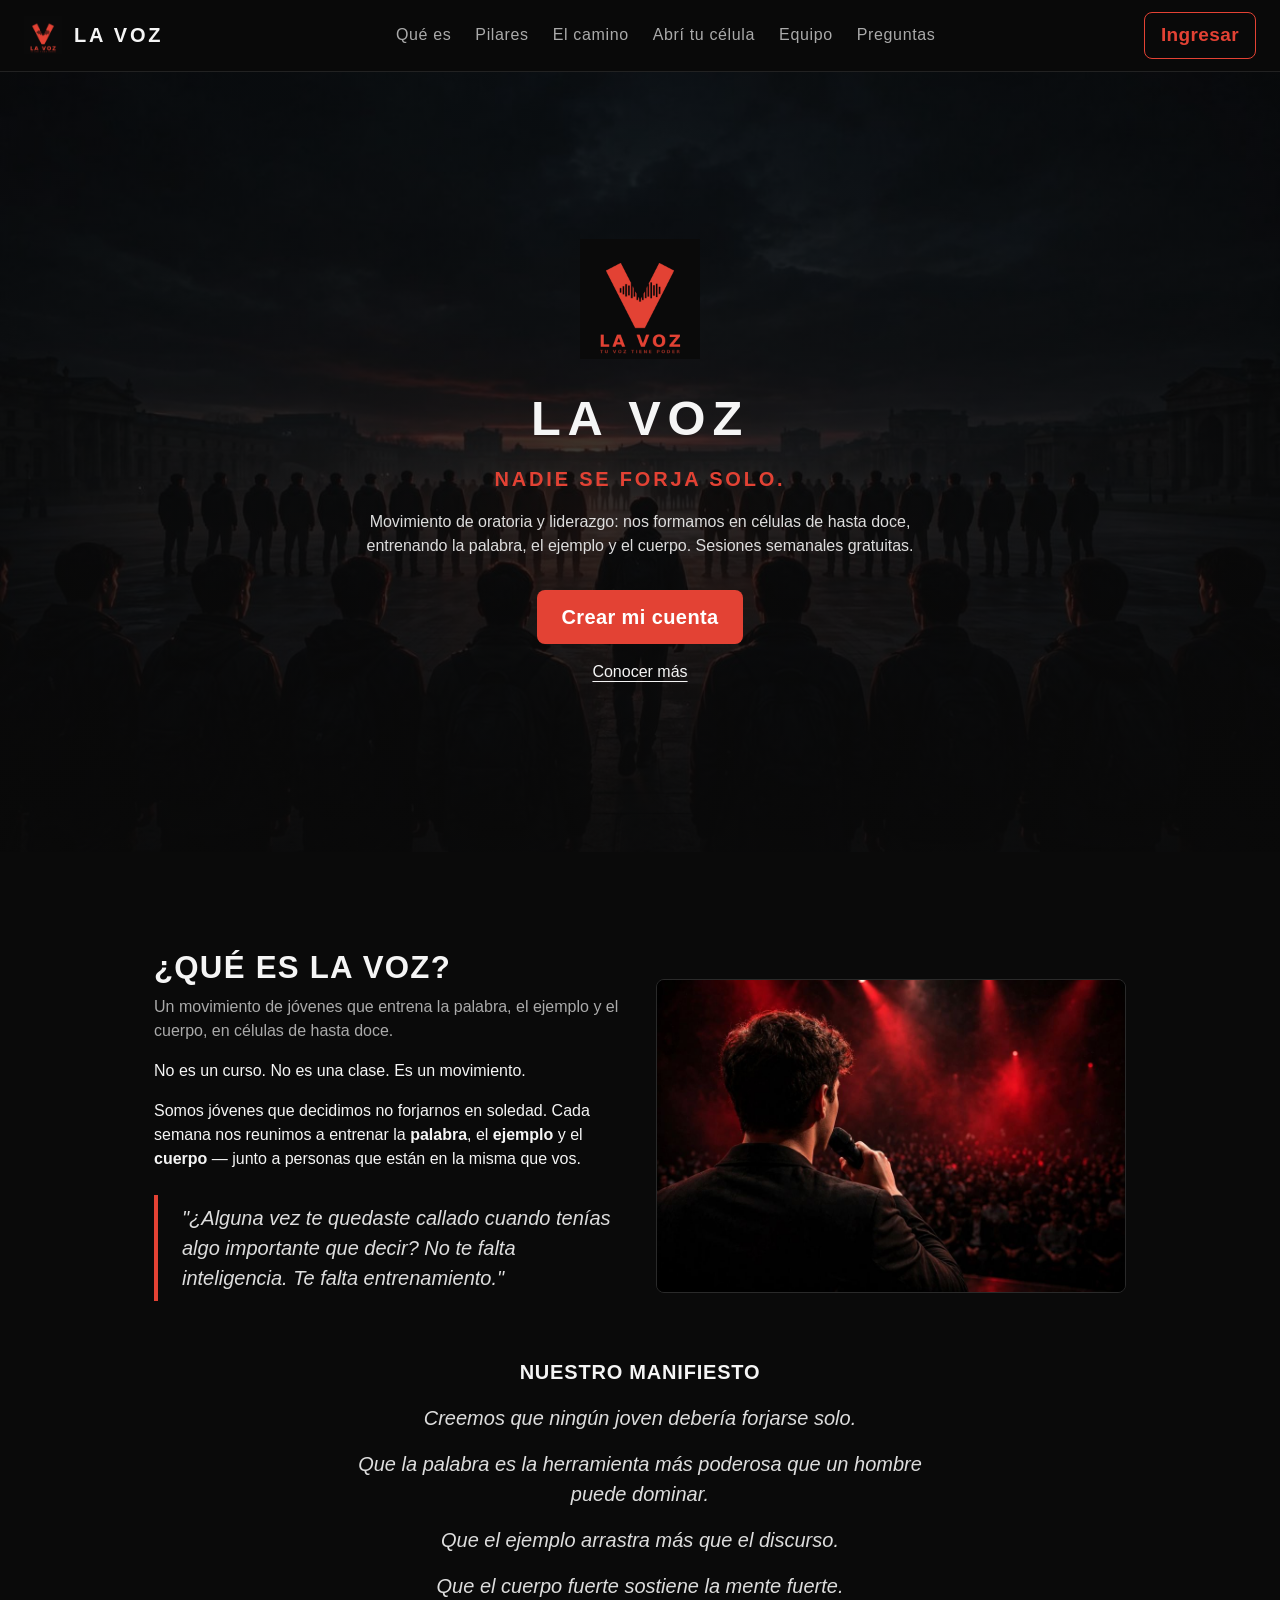
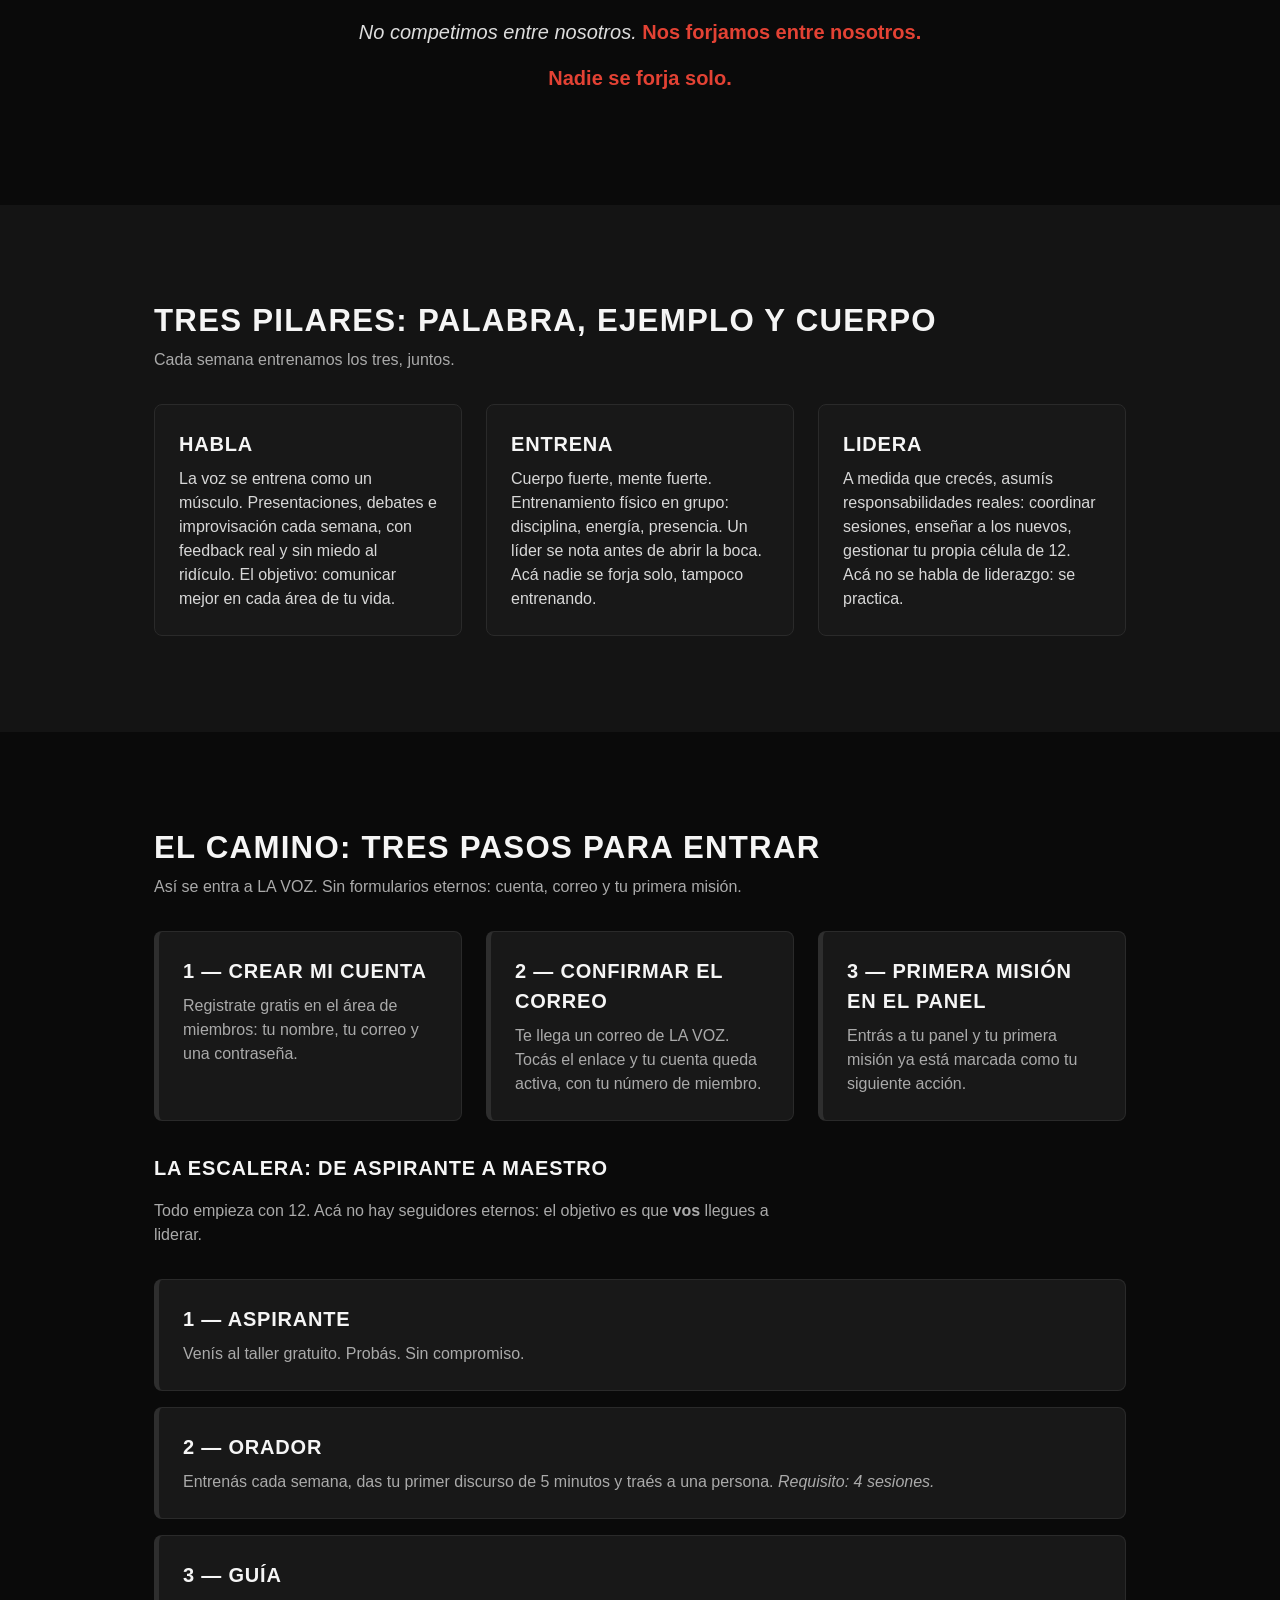
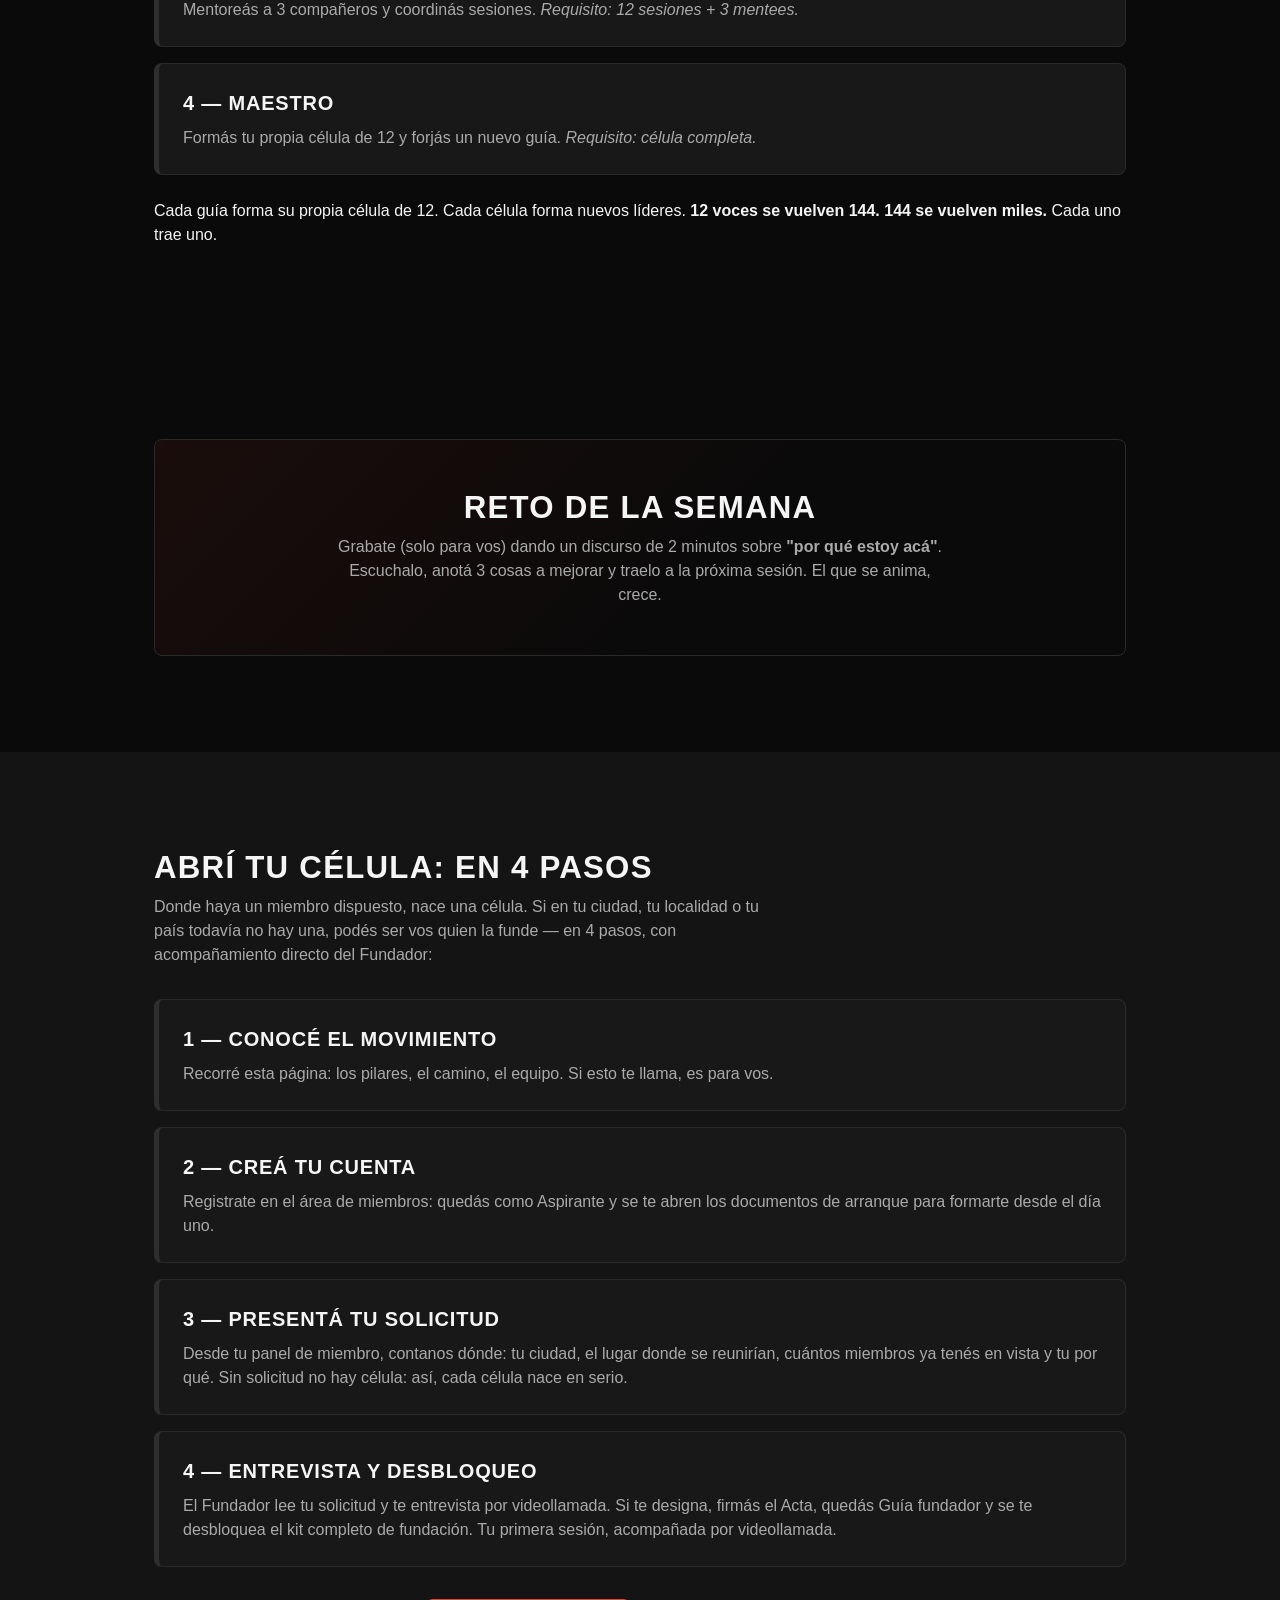
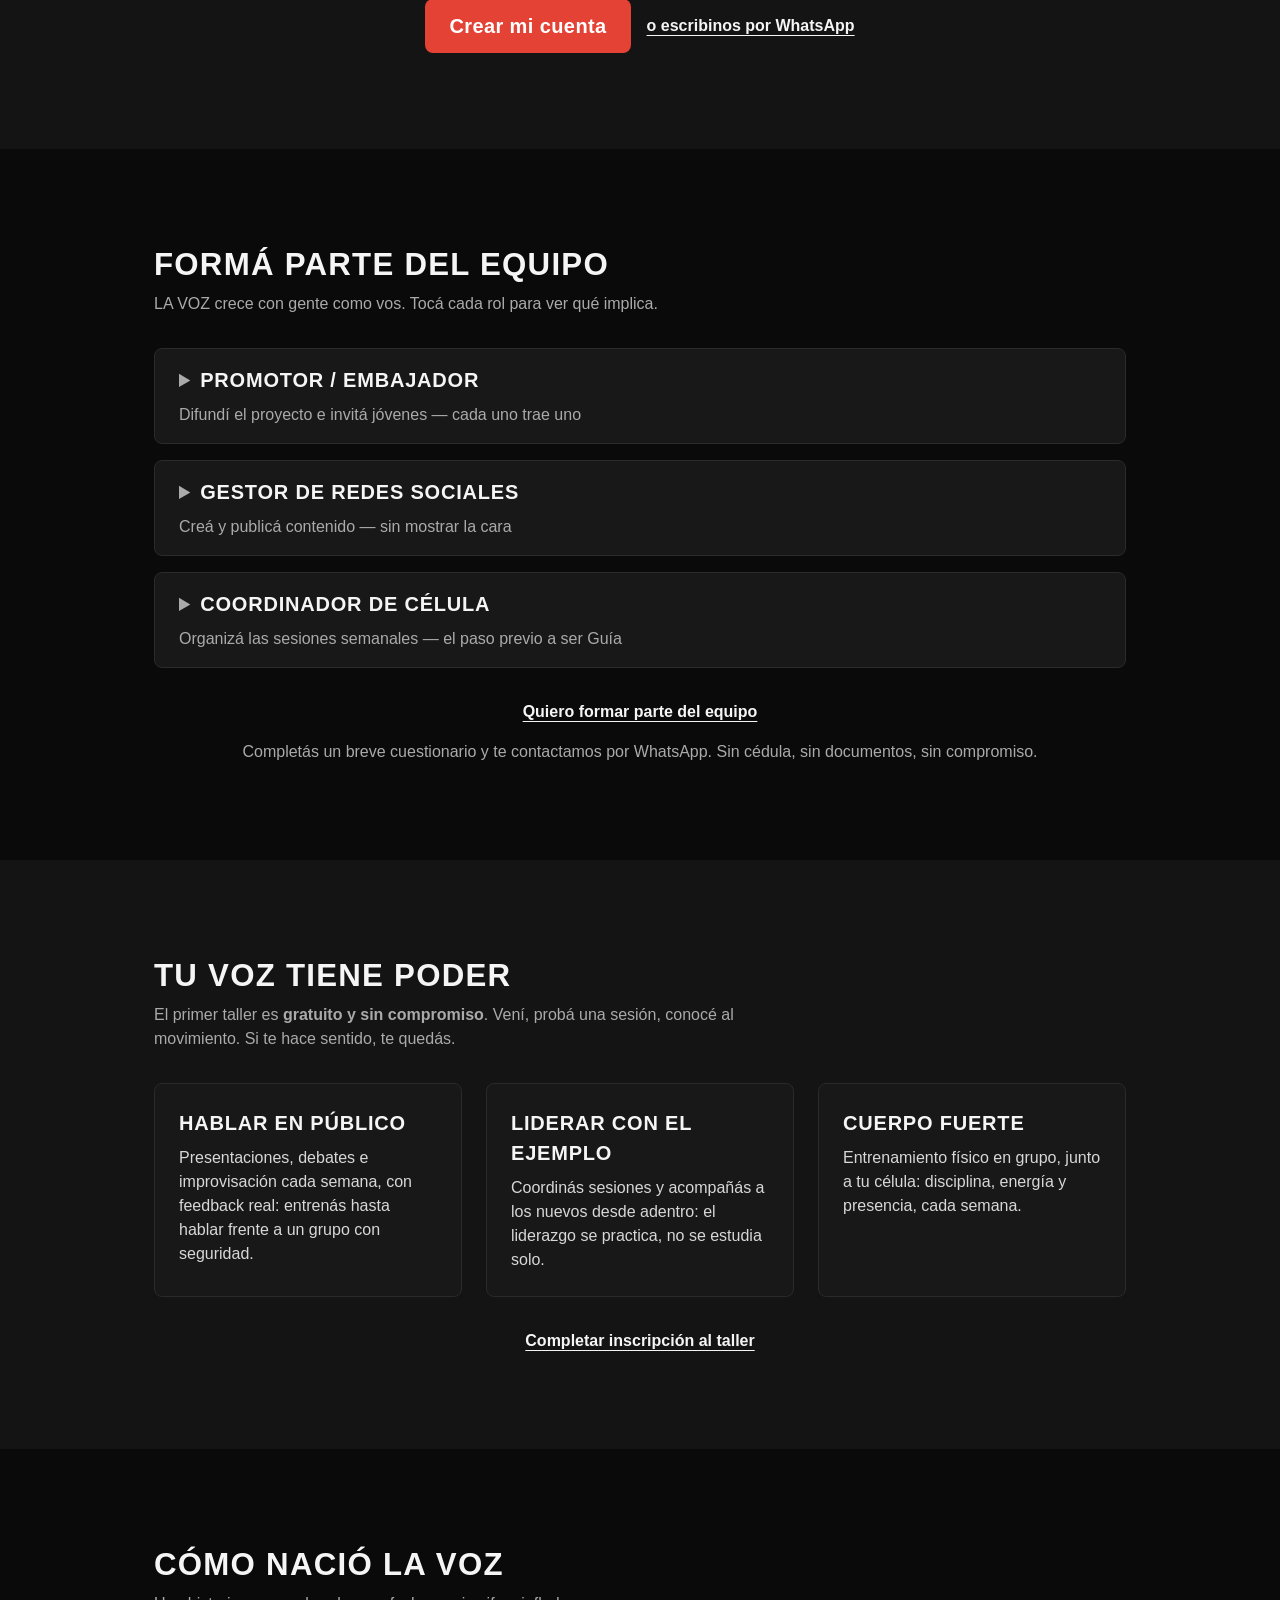
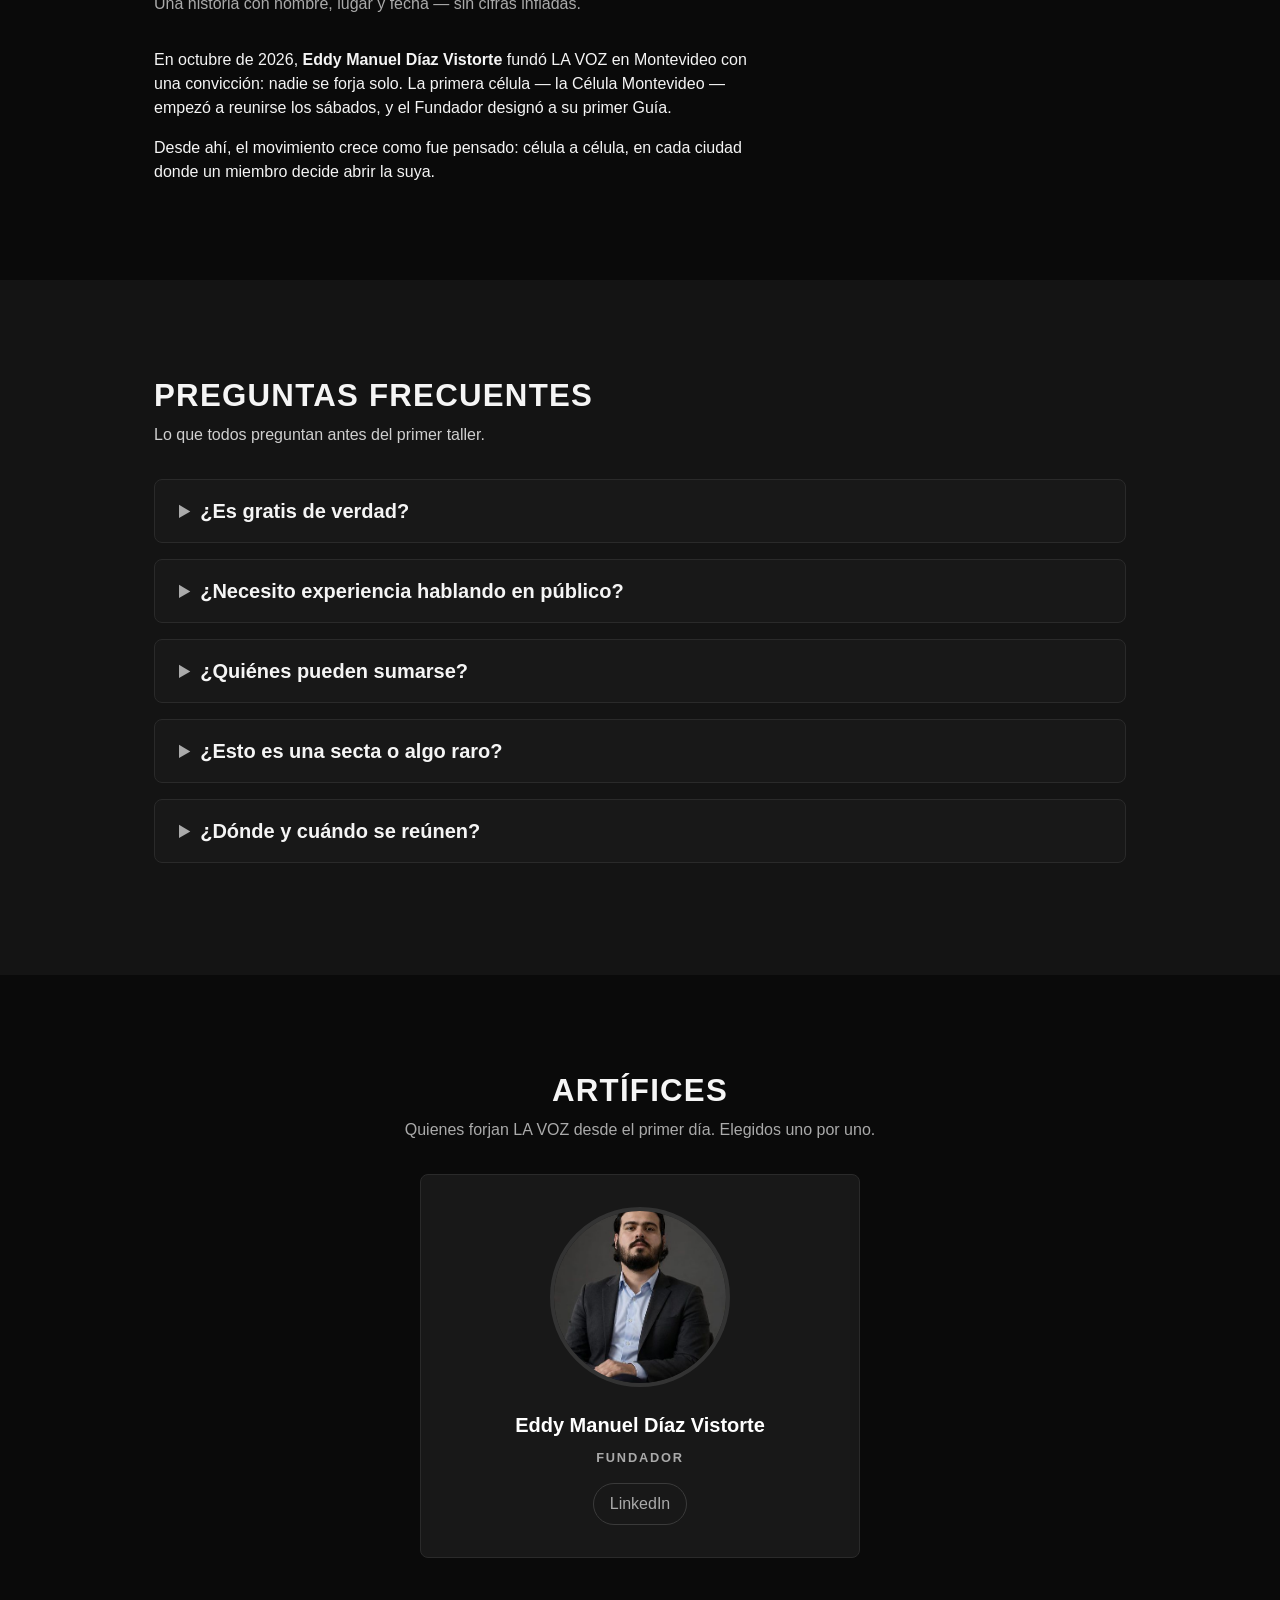
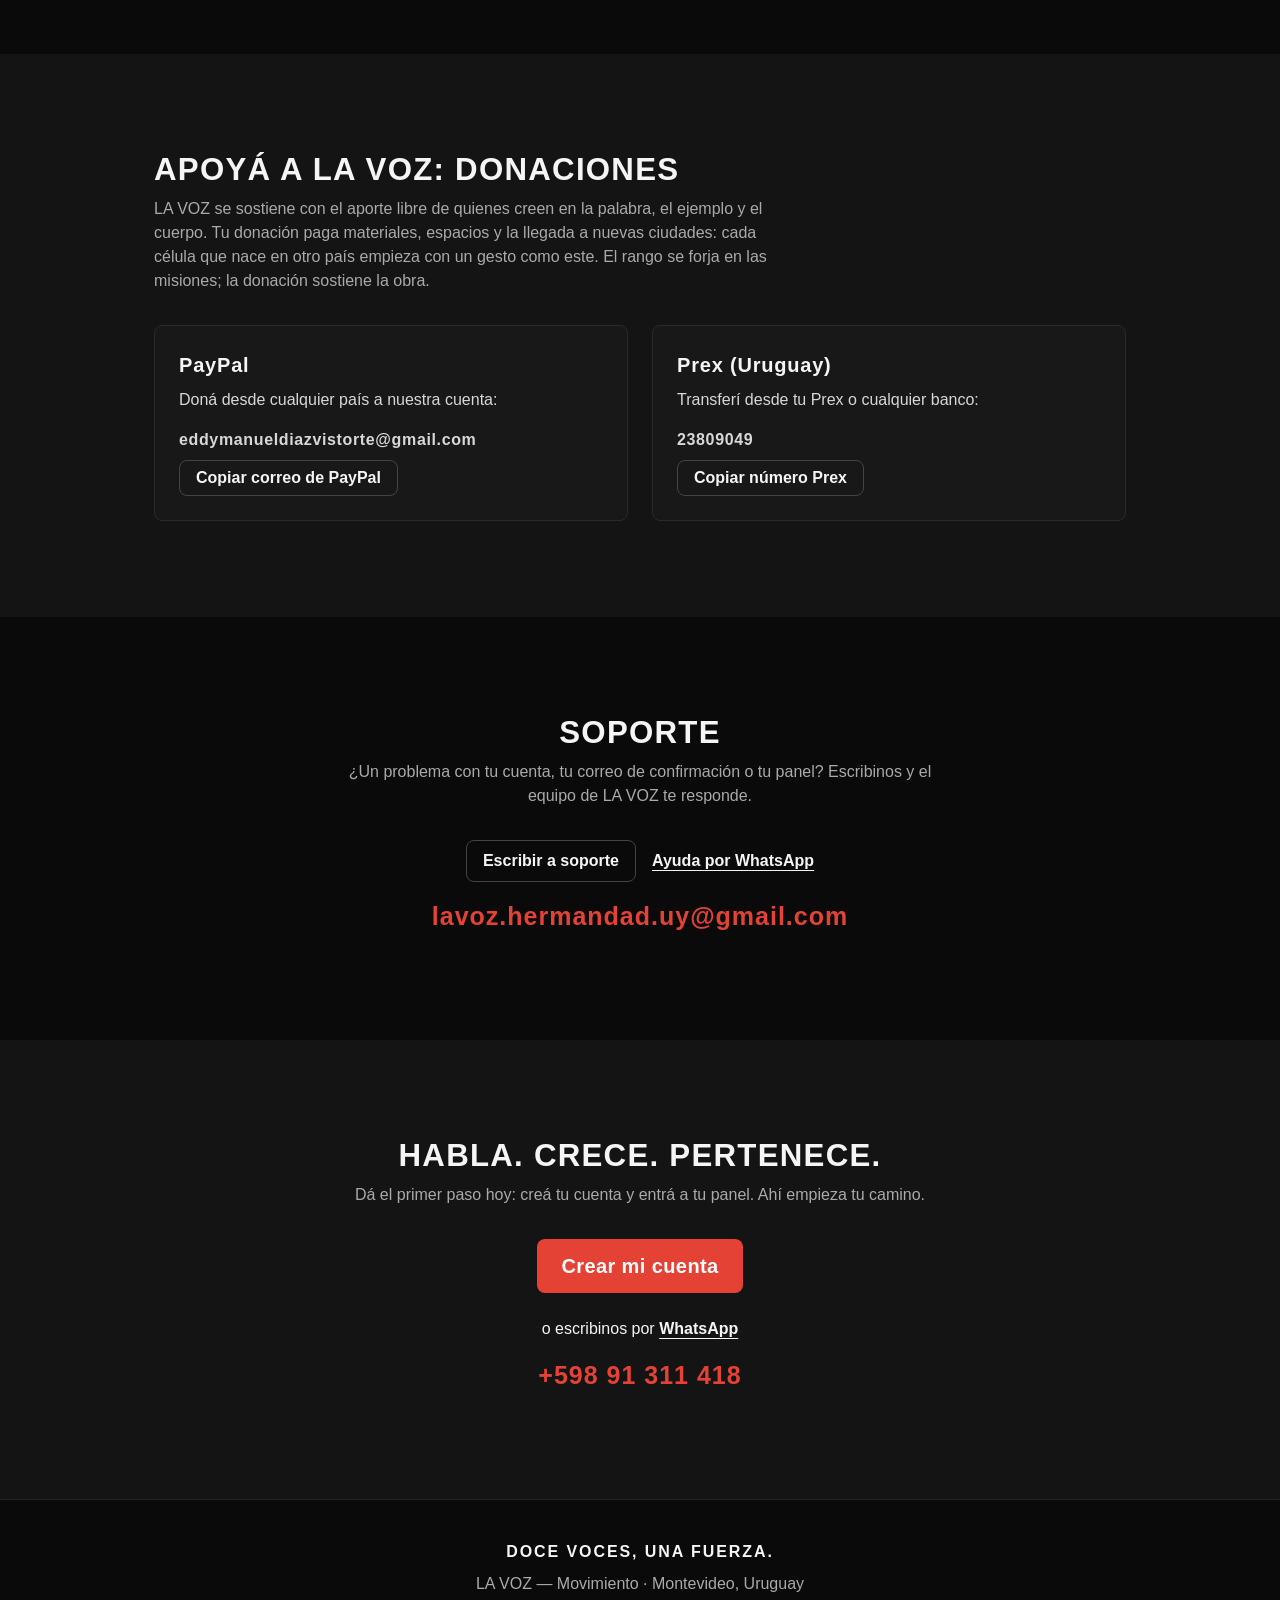
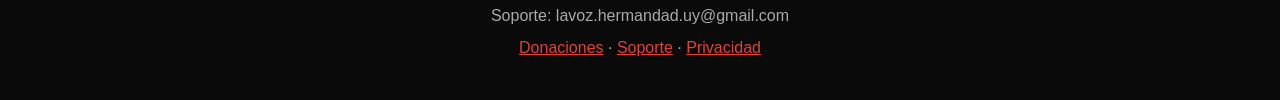
<file: index.html>
<!DOCTYPE html>
<html lang="es">
<head>
<meta charset="UTF-8">
<meta name="viewport" content="width=device-width, initial-scale=1.0">
<meta http-equiv="Content-Security-Policy" content="default-src 'self'; script-src 'self' 'sha256-WOBQ89dEXD/zgpCbeDQbBpbpL9jNnc9H+TS4iHcE82g='; style-src 'self' 'unsafe-inline' https://fonts.googleapis.com; font-src 'self' https://fonts.gstatic.com; img-src 'self' data: blob:; media-src 'self' blob: https://kgphnxetehgtlrjyvhmg.supabase.co; connect-src 'self' https://kgphnxetehgtlrjyvhmg.supabase.co wss://kgphnxetehgtlrjyvhmg.supabase.co https://api.pwnedpasswords.com; object-src 'none'; base-uri 'self'">
<title>LA VOZ — Movimiento de oratoria y liderazgo | Nadie se forja solo</title>
<meta name="description" content="Movimiento de oratoria y liderazgo para jóvenes: células de hasta 12 que entrenan palabra, ejemplo y cuerpo. Sesiones semanales gratuitas. Nadie se forja solo.">
<link rel="icon" href="favicon.ico" sizes="any">
<link rel="icon" type="image/png" sizes="512x512" href="favicon-512.png">
<link rel="icon" type="image/png" sizes="192x192" href="favicon-192.png">
<link rel="apple-touch-icon" sizes="180x180" href="apple-touch-icon.png">
<meta name="theme-color" content="#0A0A0A">
<meta property="og:type" content="website">
<meta property="og:title" content="LA VOZ — Movimiento de oratoria y liderazgo | Nadie se forja solo">
<meta property="og:description" content="Movimiento de oratoria y liderazgo para jóvenes: células de hasta 12 que entrenan palabra, ejemplo y cuerpo. Sesiones semanales gratuitas. Nadie se forja solo.">
<meta property="og:image" content="https://lavoz-movimiento.github.io/og-image.png">
<meta name="twitter:card" content="summary_large_image">
<meta name="twitter:image" content="https://lavoz-movimiento.github.io/og-image.png">
<style>
  /* Rediseño Tribunal N.º 3: misma escala cerrada que estilos.css
     (base 16 px, ratio 1.25; espaciados múltiplos de 8; ritmo 24 px).
     Token .btn idéntico al de estilos.css. Bermellón reservado al CTA
     primario y a un acento por pantalla. */
  :root{--black:#0A0A0A;--red:#E34234;--white:#F5F5F5;--gray:#AAAAAA;--dark:#141414;--card:#181818;--line:#2A2A2A}
  *{margin:0;padding:0;box-sizing:border-box}
  html{scroll-behavior:smooth}
  body{background:var(--black);color:var(--white);font-family:'Segoe UI',Arial,Helvetica,sans-serif;font-size:16px;line-height:1.5}
  a:focus-visible,.btn:focus-visible,summary:focus-visible,button:focus-visible{outline:1px solid var(--red);outline-offset:2px}
  nav{position:sticky;top:0;z-index:50;background:rgba(10,10,10,.94);border-bottom:1px solid #222;
      display:flex;align-items:center;justify-content:space-between;flex-wrap:wrap;padding:12px 24px}
  nav .brand{display:flex;align-items:center;gap:12px;font-weight:800;letter-spacing:.14em;font-size:1.25rem}
  nav .brand img{width:38px;height:38px}
  nav .links{display:flex;align-items:center}
  nav .links a{color:var(--gray);text-decoration:none;margin-left:24px;font-size:1rem;letter-spacing:.04em}
  .btn-ingresar{border:1px solid var(--red);color:var(--red);padding:8px 16px;border-radius:8px;
      text-decoration:none;font-weight:700;letter-spacing:.02em;font-size:1.1875rem;white-space:nowrap}
  .hero{min-height:calc(100svh - 120px);display:flex;align-items:center;justify-content:center;text-align:center;
        background:linear-gradient(rgba(10,10,10,.72),rgba(10,10,10,.88)),url('img/hero-nuevo.jpg') center/cover;
        padding:48px 24px}
  .hero img.logo{width:120px;height:120px;object-fit:contain}
  .hero h1{font-size:3.05rem;letter-spacing:.14em;margin:16px 0 8px}
  .hero .motto{color:var(--red);font-size:1.25rem;font-weight:800;letter-spacing:.14em}
  .hero .tag{color:#DDD;margin:16px auto 0;font-size:1rem;max-width:70ch}
  .hero .cta{margin-top:32px;display:flex;flex-direction:column;align-items:center;gap:16px}
  .mas-link{color:var(--white);font-size:1rem;text-decoration:underline;text-underline-offset:4px}
  .btn{display:inline-block;background:var(--red);color:#fff;font-weight:700;font-size:1.25rem;
       padding:12px 24px;border-radius:8px;text-decoration:none;letter-spacing:.02em;border:0;cursor:pointer;transition:background .2s ease}
  .btn:active{transform:scale(.98)}
  .btn-copy{display:inline-block;background:transparent;border:1px solid #444;color:var(--white);
       border-radius:8px;padding:8px 16px;font-size:1rem;font-weight:700;cursor:pointer;text-decoration:none}
  .btn-copy:active{transform:scale(.98)}
  .enlace{display:inline-block;color:var(--white);font-size:1rem;font-weight:700;
       text-decoration:underline;text-underline-offset:4px}
  .wrap{max-width:1020px;margin:0 auto;padding:0 24px}
  section{padding:64px 0}
  section.alt{background:var(--dark)}
  h2{font-size:1.953rem;letter-spacing:.04em;margin-bottom:8px;line-height:1.25}
  h3.subtit{font-size:1.25rem;letter-spacing:.04em;margin:32px 0 16px}
  .sub{color:var(--gray);margin-bottom:32px;font-size:1rem;max-width:70ch}
  .centrado{text-align:center}
  .centrado .sub{margin-left:auto;margin-right:auto}
  .split{display:grid;grid-template-columns:1fr 1fr;gap:32px;align-items:center}
  .split img{width:100%;border-radius:8px;border:1px solid var(--line)}
  .split p{margin-bottom:16px}
  blockquote{border-left:4px solid var(--red);padding:8px 0 8px 24px;color:#DDD;font-size:1.25rem;margin:24px 0;font-style:italic}
  .pillars{display:grid;grid-template-columns:repeat(3,1fr);gap:24px}
  .card{background:var(--card);border:1px solid var(--line);padding:24px;border-radius:8px}
  .card h3{color:var(--white);letter-spacing:.04em;font-size:1.25rem;margin-bottom:8px}
  .card p{color:#D8D8D8;font-size:1rem}
  .cards{display:grid;grid-template-columns:repeat(auto-fit,minmax(260px,1fr));gap:24px}
  .steps3{display:grid;grid-template-columns:repeat(3,1fr);gap:24px}
  .step{background:var(--card);border:1px solid var(--line);border-left:5px solid #2E2E2E;padding:24px;margin-bottom:16px;border-radius:8px}
  .steps3 .step{margin-bottom:0}
  .step strong{font-size:1.25rem;letter-spacing:.04em}
  .step p{color:var(--gray);margin-top:8px;font-size:1rem}
  .banner{background:linear-gradient(135deg,#1a0d0b,#0A0A0A 60%);border:1px solid var(--line);border-radius:8px;
          padding:48px 32px;text-align:center}
  .banner .sub{margin-left:auto;margin-right:auto}
  .faq details{background:var(--card);border:1px solid var(--line);border-radius:8px;margin-bottom:16px;padding:16px 24px}
  .faq summary{font-weight:700;cursor:pointer;font-size:1.25rem}
  .faq summary::marker{color:var(--gray)}
  .faq p{color:#CFCFCF;margin-top:8px;font-size:1rem}
  #equipo details{background:var(--card);border:1px solid var(--line);border-radius:8px;margin-bottom:16px;padding:16px 24px}
  #equipo summary{font-weight:700;cursor:pointer;font-size:1.25rem;letter-spacing:.04em}
  #equipo summary::marker{color:var(--gray)}
  #equipo summary .tag{display:block;font-weight:400;color:var(--gray);font-size:1rem;margin-top:8px;letter-spacing:0}
  #equipo .role-body{padding-top:16px}
  #equipo .role-body p{color:#CFCFCF;margin:8px 0;font-size:1rem}
  #equipo .role-body strong{color:#fff}
  .artifice-spot{max-width:440px;margin:16px auto 0;text-align:center;background:var(--card);border:1px solid var(--line);border-radius:8px;padding:32px 24px}
  .artifice-spot img{width:180px;height:180px;border-radius:50%;object-fit:cover;border:4px solid #333}
  .artifice-spot .fname{color:#fff;font-weight:800;font-size:1.25rem;margin:16px 0 8px}
  .artifice-spot .frole{color:var(--gray);font-size:.8rem;letter-spacing:.14em;font-weight:700}
  .lilink{display:inline-block;margin-top:16px;font-size:1rem;color:var(--gray);border:1px solid #3a3a3a;border-radius:999px;padding:8px 16px;text-decoration:none}
  .manifiesto{max-width:70ch;margin:0 auto;text-align:center}
  .manifiesto p{font-size:1.25rem;color:#DDD;margin:16px 0;font-style:italic}
  .manifiesto strong{color:var(--red);font-style:normal}
  .contact{text-align:center}
  .num{font-size:1.5625rem;font-weight:800;color:var(--red);letter-spacing:.04em;margin:16px 0 8px}
  .acciones{display:flex;gap:16px;justify-content:center;flex-wrap:wrap;align-items:center;margin-top:32px}
  footer{text-align:center;color:var(--gray);padding:32px 24px;font-size:1rem;border-top:1px solid #222}
  footer p{margin:8px 0}
  footer .cry{color:var(--white);font-weight:800;letter-spacing:.12em}
  footer a{color:var(--red)}
  @media (hover:hover) and (pointer:fine){
    nav .links a:hover{color:var(--red)}
    .btn:hover{background:#c93327}
    .btn-ingresar:hover{background:rgba(227,66,52,.12)}
    .btn-copy:hover{border-color:var(--red)}
    .mas-link:hover,.enlace:hover{color:var(--red)}
    .lilink:hover{border-color:var(--red);color:#fff}
  }
  @media(min-width:821px){section{padding:96px 0}}
  @media(max-width:820px){
    .split,.pillars,.steps3{grid-template-columns:1fr}
    .hero h1{font-size:2.441rem}
    .hero img.logo{width:96px;height:96px}
    nav .links{order:3;width:100%;overflow-x:auto;gap:24px;padding:8px 0 4px;white-space:nowrap}
    nav .links a{margin-left:0}
  }
  @media (prefers-reduced-motion: reduce){
    html{scroll-behavior:auto}
    *,*::before,*::after{animation-duration:.01ms !important;
      animation-iteration-count:1 !important;transition-duration:.01ms !important}
  }
</style>
</head>
<body>

<nav>
  <div class="brand"><img src="img/web-2.png" alt="LA VOZ">LA VOZ</div>
  <div class="links">
    <a href="#que-es">Qué es</a><a href="#pilares">Pilares</a><a href="#camino">El camino</a><a href="#celula">Abrí tu célula</a>
    <a href="#equipo">Equipo</a><a href="#faq">Preguntas</a>
  </div>
  <a class="btn-ingresar" href="ingresar.html">Ingresar</a>
</nav>

<header class="hero">
  <div>
    <img class="logo" src="img/web-2.png" alt="LA VOZ">
    <h1>LA VOZ</h1>
    <p class="motto">NADIE SE FORJA SOLO.</p>
    <p class="tag">Movimiento de oratoria y liderazgo: nos formamos en células de hasta doce, entrenando la palabra, el ejemplo y el cuerpo. Sesiones semanales gratuitas.</p>
    <div class="cta">
      <a class="btn" href="ingresar.html?tab=registro">Crear mi cuenta</a>
      <a class="mas-link" href="#que-es">Conocer más</a>
    </div>
  </div>
</header>

<section id="que-es">
  <div class="wrap split">
    <div>
      <h2>¿QUÉ ES LA VOZ?</h2>
      <p class="sub">Un movimiento de jóvenes que entrena la palabra, el ejemplo y el cuerpo, en células de hasta doce.</p>
      <p>No es un curso. No es una clase. Es un movimiento.</p>
      <p>Somos jóvenes que decidimos no forjarnos en soledad. Cada semana nos reunimos a entrenar la <strong>palabra</strong>, el <strong>ejemplo</strong> y el <strong>cuerpo</strong> &mdash; junto a personas que están en la misma que vos.</p>
      <blockquote>"¿Alguna vez te quedaste callado cuando tenías algo importante que decir? No te falta inteligencia. Te falta entrenamiento."</blockquote>
    </div>
    <img loading="lazy" decoding="async" src="img/web-4.jpg" alt="Oratoria en LA VOZ">
  </div>
  <div class="wrap manifiesto">
    <h3 class="subtit" style="text-align:center">NUESTRO MANIFIESTO</h3>
    <p>Creemos que ningún joven debería forjarse solo.</p>
    <p>Que la palabra es la herramienta más poderosa que un hombre puede dominar.</p>
    <p>Que el ejemplo arrastra más que el discurso.</p>
    <p>Que el cuerpo fuerte sostiene la mente fuerte.</p>
    <p>No competimos entre nosotros. <strong>Nos forjamos entre nosotros.</strong></p>
    <p><strong>Nadie se forja solo.</strong></p>
  </div>
</section>

<section class="alt" id="pilares">
  <div class="wrap">
    <h2>TRES PILARES: PALABRA, EJEMPLO Y CUERPO</h2>
    <p class="sub">Cada semana entrenamos los tres, juntos.</p>
    <div class="pillars">
      <div class="card"><h3>HABLA</h3><p>La voz se entrena como un músculo. Presentaciones, debates e improvisación cada semana, con feedback real y sin miedo al ridículo. El objetivo: comunicar mejor en cada área de tu vida.</p></div>
      <div class="card"><h3>ENTRENA</h3><p>Cuerpo fuerte, mente fuerte. Entrenamiento físico en grupo: disciplina, energía, presencia. Un líder se nota antes de abrir la boca. Acá nadie se forja solo, tampoco entrenando.</p></div>
      <div class="card"><h3>LIDERA</h3><p>A medida que crecés, asumís responsabilidades reales: coordinar sesiones, enseñar a los nuevos, gestionar tu propia célula de 12. Acá no se habla de liderazgo: se practica.</p></div>
    </div>
  </div>
</section>

<section id="camino">
  <div class="wrap">
    <h2>EL CAMINO: TRES PASOS PARA ENTRAR</h2>
    <p class="sub">Así se entra a LA VOZ. Sin formularios eternos: cuenta, correo y tu primera misión.</p>
    <div class="steps3">
      <div class="step"><strong>1 &mdash; CREAR MI CUENTA</strong><p>Registrate gratis en el área de miembros: tu nombre, tu correo y una contraseña.</p></div>
      <div class="step"><strong>2 &mdash; CONFIRMAR EL CORREO</strong><p>Te llega un correo de LA VOZ. Tocás el enlace y tu cuenta queda activa, con tu número de miembro.</p></div>
      <div class="step"><strong>3 &mdash; PRIMERA MISIÓN EN EL PANEL</strong><p>Entrás a tu panel y tu primera misión ya está marcada como tu siguiente acción.</p></div>
    </div>
    <h3 class="subtit">LA ESCALERA: DE ASPIRANTE A MAESTRO</h3>
    <p class="sub">Todo empieza con 12. Acá no hay seguidores eternos: el objetivo es que <strong>vos</strong> llegues a liderar.</p>
    <div class="step"><strong>1 &mdash; ASPIRANTE</strong><p>Venís al taller gratuito. Probás. Sin compromiso.</p></div>
    <div class="step"><strong>2 &mdash; ORADOR</strong><p>Entrenás cada semana, das tu primer discurso de 5 minutos y traés a una persona. <em>Requisito: 4 sesiones.</em></p></div>
    <div class="step"><strong>3 &mdash; GUÍA</strong><p>Mentoreás a 3 compañeros y coordinás sesiones. <em>Requisito: 12 sesiones + 3 mentees.</em></p></div>
    <div class="step"><strong>4 &mdash; MAESTRO</strong><p>Formás tu propia célula de 12 y forjás un nuevo guía. <em>Requisito: célula completa.</em></p></div>
    <p style="margin-top:24px">Cada guía forma su propia célula de 12. Cada célula forma nuevos líderes. <strong>12 voces se vuelven 144. 144 se vuelven miles.</strong> Cada uno trae uno.</p>
  </div>
</section>

<section>
  <div class="wrap">
    <div class="banner">
      <h2>RETO DE LA SEMANA</h2>
      <p class="sub" style="margin-bottom:0">Grabate (solo para vos) dando un discurso de 2 minutos sobre <strong>"por qué estoy acá"</strong>. Escuchalo, anotá 3 cosas a mejorar y traelo a la próxima sesión. El que se anima, crece.</p>
    </div>
  </div>
</section>

<section class="alt" id="celula">
  <div class="wrap">
    <h2>ABRÍ TU CÉLULA: EN 4 PASOS</h2>
    <p class="sub">Donde haya un miembro dispuesto, nace una célula. Si en tu ciudad, tu localidad o tu país todavía no hay una, podés ser vos quien la funde — en 4 pasos, con acompañamiento directo del Fundador:</p>
    <div class="step"><strong>1 &mdash; CONOCÉ EL MOVIMIENTO</strong><p>Recorré esta página: los pilares, el camino, el equipo. Si esto te llama, es para vos.</p></div>
    <div class="step"><strong>2 &mdash; CREÁ TU CUENTA</strong><p>Registrate en el área de miembros: quedás como Aspirante y se te abren los documentos de arranque para formarte desde el día uno.</p></div>
    <div class="step"><strong>3 &mdash; PRESENTÁ TU SOLICITUD</strong><p>Desde tu panel de miembro, contanos dónde: tu ciudad, el lugar donde se reunirían, cuántos miembros ya tenés en vista y tu por qué. Sin solicitud no hay célula: así, cada célula nace en serio.</p></div>
    <div class="step"><strong>4 &mdash; ENTREVISTA Y DESBLOQUEO</strong><p>El Fundador lee tu solicitud y te entrevista por videollamada. Si te designa, firmás el Acta, quedás Guía fundador y se te desbloquea el kit completo de fundación. Tu primera sesión, acompañada por videollamada.</p></div>
    <div class="acciones">
      <a class="btn" href="ingresar.html?tab=registro">Crear mi cuenta</a>
      <a class="enlace" href="https://wa.me/59891311418?text=Hola%2C%20quiero%20abrir%20una%20c%C3%A9lula%20de%20LA%20VOZ">o escribinos por WhatsApp</a>
    </div>
  </div>
</section>

<section id="equipo">
  <div class="wrap">
    <h2>FORMÁ PARTE DEL EQUIPO</h2>
    <p class="sub">LA VOZ crece con gente como vos. Tocá cada rol para ver qué implica.</p>
    <details>
      <summary>PROMOTOR / EMBAJADOR<span class="tag">Difundí el proyecto e invitá jóvenes — cada uno trae uno</span></summary>
      <div class="role-body">
        <p><strong>Qué vas a hacer:</strong> compartir el proyecto en tus círculos, circular el volante con QR e invitar jóvenes a los talleres gratuitos.</p>
        <p><strong>Dedicación:</strong> 2 a 4 horas por semana, a tu ritmo, sin horarios fijos.</p>
        <p><strong>Qué recibís:</strong> formación gratuita en oratoria y liderazgo, certificado de participación y experiencia comprobable para tu CV y LinkedIn.</p>
      </div>
    </details>
    <details>
      <summary>GESTOR DE REDES SOCIALES<span class="tag">Creá y publicá contenido — sin mostrar la cara</span></summary>
      <div class="role-body">
        <p><strong>Qué vas a hacer:</strong> crear y publicar contenido para TikTok, Instagram y Facebook con plantillas y guiones ya listos.</p>
        <p><strong>Dedicación:</strong> 3 a 5 horas por semana, a tu ritmo.</p>
        <p><strong>Qué recibís:</strong> formación gratuita en oratoria, liderazgo y comunicación digital, certificado de participación y experiencia comprobable para tu CV y LinkedIn.</p>
      </div>
    </details>
    <details>
      <summary>COORDINADOR DE CÉLULA<span class="tag">Organizá las sesiones semanales — el paso previo a ser Guía</span></summary>
      <div class="role-body">
        <p><strong>Qué vas a hacer:</strong> coordinar la logística de las sesiones semanales de tu célula: lugar, horarios, asistencia y bienvenida de nuevos.</p>
        <p><strong>Dedicación:</strong> 3 a 4 horas por semana.</p>
        <p><strong>Qué recibís:</strong> formación gratuita en oratoria y liderazgo, certificado de participación, experiencia de gestión real para tu CV y LinkedIn, y camino directo al rol de Guía.</p>
      </div>
    </details>
    <div style="text-align:center;margin-top:32px"><a class="enlace" href="https://docs.google.com/forms/d/e/1FAIpQLSfnyn3tiV3cSFeHFbneAdErA-B-_an0GAiJWM_pohYrdAaI7A/viewform">Quiero formar parte del equipo</a></div>
    <p class="sub" style="text-align:center;margin-top:16px;margin-bottom:0;max-width:none">Completás un breve cuestionario y te contactamos por WhatsApp. Sin cédula, sin documentos, sin compromiso.</p>
  </div>
</section>

<section class="alt" id="taller">
  <div class="wrap">
    <h2>TU VOZ TIENE PODER</h2>
    <p class="sub">El primer taller es <strong>gratuito y sin compromiso</strong>. Vení, probá una sesión, conocé al movimiento. Si te hace sentido, te quedás.</p>
    <div class="pillars">
      <div class="card"><h3>HABLAR EN PÚBLICO</h3><p>Presentaciones, debates e improvisación cada semana, con feedback real: entrenás hasta hablar frente a un grupo con seguridad.</p></div>
      <div class="card"><h3>LIDERAR CON EL EJEMPLO</h3><p>Coordinás sesiones y acompañás a los nuevos desde adentro: el liderazgo se practica, no se estudia solo.</p></div>
      <div class="card"><h3>CUERPO FUERTE</h3><p>Entrenamiento físico en grupo, junto a tu célula: disciplina, energía y presencia, cada semana.</p></div>
    </div>
    <div style="text-align:center;margin-top:32px"><a class="enlace" href="https://docs.google.com/forms/d/e/1FAIpQLSfgUKeSpKuz0npDXgJAOf-cOfyzeiMaubLZ_nwHy2I2EFGEtA/viewform">Completar inscripción al taller</a></div>
  </div>
</section>

<section id="historia">
  <div class="wrap">
    <h2>CÓMO NACIÓ LA VOZ</h2>
    <p class="sub">Una historia con nombre, lugar y fecha — sin cifras infladas.</p>
    <p style="max-width:70ch;margin-bottom:16px">En octubre de 2026, <strong>Eddy Manuel Díaz Vistorte</strong> fundó LA VOZ en Montevideo con una convicción: nadie se forja solo. La primera célula — la Célula Montevideo — empezó a reunirse los sábados, y el Fundador designó a su primer Guía.</p>
    <p style="max-width:70ch">Desde ahí, el movimiento crece como fue pensado: célula a célula, en cada ciudad donde un miembro decide abrir la suya.</p>
  </div>
</section>

<section class="alt faq" id="faq">
  <div class="wrap">
    <h2>PREGUNTAS FRECUENTES</h2>
    <p class="sub">Lo que todos preguntan antes del primer taller.</p>
    <details><summary>¿Es gratis de verdad?</summary><p>Sí. En esta etapa fundacional todas las sesiones son gratuitas. Solo pedimos compromiso de asistencia.</p></details>
    <details><summary>¿Necesito experiencia hablando en público?</summary><p>No. La mayoría llega sin haber hablado nunca frente a un grupo. Empezás de cero, a tu ritmo, con feedback constructivo.</p></details>
    <details><summary>¿Quiénes pueden sumarse?</summary><p>Jóvenes varones de 18 a 35 años. Esa es nuestra etapa actual de fundación.</p></details>
    <details><summary>¿Esto es una secta o algo raro?</summary><p>No. Somos un grupo abierto de jóvenes que entrena oratoria, liderazgo y deporte. Sin secretos, sin rituales raros, sin pagos por rangos y sin aislamiento: cualquiera puede venir al taller gratuito, traer amigos e irse cuando quiera.</p></details>
    <details><summary>¿Dónde y cuándo se reúnen?</summary><p>En Montevideo, una vez por semana. Escribinos por WhatsApp y te pasamos el punto y horario del próximo taller.</p></details>
  </div>
</section>

<section id="artifices">
  <div class="wrap centrado">
    <h2>ARTÍFICES</h2>
    <p class="sub">Quienes forjan LA VOZ desde el primer día. Elegidos uno por uno.</p>
    <div class="artifice-spot">
      <img loading="lazy" decoding="async" src="img/web-5.jpg" alt="Eddy Manuel Díaz Vistorte">
      <p class="fname">Eddy Manuel Díaz Vistorte</p>
      <p class="frole">FUNDADOR</p>
      <a class="lilink" href="https://www.linkedin.com/in/eddy-manuel-d%C3%ADaz-vistorte-811ab2272/">LinkedIn</a>
    </div>
  </div>
</section>

<section class="alt" id="donaciones">
  <div class="wrap">
    <h2>APOYÁ A LA VOZ: DONACIONES</h2>
    <p class="sub">LA VOZ se sostiene con el aporte libre de quienes creen en la palabra, el ejemplo y el cuerpo. Tu donación paga materiales, espacios y la llegada a nuevas ciudades: cada célula que nace en otro país empieza con un gesto como este. El rango se forja en las misiones; la donación sostiene la obra.</p>
    <div class="cards">
      <div class="card">
        <h3>PayPal</h3>
        <p>Doná desde cualquier país a nuestra cuenta:</p>
        <p class="num">eddymanueldiazvistorte@gmail.com</p>
        <button class="btn-copy" type="button" id="copiar-paypal">Copiar correo de PayPal</button>
      </div>
      <div class="card">
        <h3>Prex (Uruguay)</h3>
        <p>Transferí desde tu Prex o cualquier banco:</p>
        <p class="num">23809049</p>
        <button class="btn-copy" type="button" id="copiar-prex">Copiar número Prex</button>
      </div>
    </div>
  </div>
</section>

<section id="soporte">
  <div class="wrap centrado">
    <h2>SOPORTE</h2>
    <p class="sub">¿Un problema con tu cuenta, tu correo de confirmación o tu panel? Escribinos y el equipo de LA VOZ te responde.</p>
    <div class="acciones" style="margin-top:0">
      <a class="btn-copy" href="mailto:lavoz.hermandad.uy@gmail.com?subject=Soporte%20LA%20VOZ">Escribir a soporte</a>
      <a class="enlace" href="https://wa.me/59891311418?text=Hola%2C%20necesito%20ayuda%20con%20mi%20cuenta%20de%20LA%20VOZ">Ayuda por WhatsApp</a>
    </div>
    <p class="num">lavoz.hermandad.uy@gmail.com</p>
  </div>
</section>

<section class="alt contact" id="contacto">
  <div class="wrap">
    <h2>HABLA. CRECE. PERTENECE.</h2>
    <p class="sub" style="margin-left:auto;margin-right:auto">Dá el primer paso hoy: creá tu cuenta y entrá a tu panel. Ahí empieza tu camino.</p>
    <a class="btn" href="ingresar.html?tab=registro">Crear mi cuenta</a>
    <p style="margin-top:24px">o escribinos por <a class="enlace" href="https://wa.me/59891311418?text=Hola%2C%20quiero%20sumarme%20al%20taller%20gratuito%20de%20LA%20VOZ">WhatsApp</a></p>
    <p class="num">+598 91 311 418</p>
  </div>
</section>

<footer>
  <p class="cry">DOCE VOCES, UNA FUERZA.</p>
  <p>LA VOZ &mdash; Movimiento &middot; Montevideo, Uruguay</p>
  <p>Soporte: lavoz.hermandad.uy@gmail.com</p>
  <p><a href="#donaciones">Donaciones</a> &middot; <a href="#soporte">Soporte</a> &middot; <a href="ingresar.html#privacidad">Privacidad</a></p>
</footer>

<script src="supabase-js.min.js"></script>
<script>
/* Botones «Copiar» de Donaciones (sin onclick inline: la CSP de la página
   solo permite scripts propios o con hash). */
[["copiar-paypal", "eddymanueldiazvistorte@gmail.com"], ["copiar-prex", "23809049"]]
.forEach(function (par) {
  var b = document.getElementById(par[0]);
  if (!b) return;
  b.addEventListener("click", function () {
    if (navigator.clipboard && navigator.clipboard.writeText) {
      navigator.clipboard.writeText(par[1]);
    }
    b.textContent = "¡Copiado!";
  });
});

/* Contador de visitas propio de LA VOZ: registra fecha y ruta en la base
   del proyecto (sin cookies ni datos personales). Solo el Fundador lo lee. */
try {
  var sbv = window.supabase.createClient(
    "https://kgphnxetehgtlrjyvhmg.supabase.co",
    "eyJhbGciOiJIUzI1NiIsInR5cCI6IkpXVCJ9.eyJpc3MiOiJzdXBhYmFzZSIsInJlZiI6ImtncGhueGV0ZWhndGxyanl2aG1nIiwicm9sZSI6ImFub24iLCJpYXQiOjE3OTE3NjcwNDYsImV4cCI6MjEwNzM0MzA0Nn0.DvYJ2m0UJvyZGMaS0JhXnQMcWy2Trm6Hfq-hsmYrK6g",
    { auth: { persistSession: false } }
  );
  sbv.from("page_views").insert({ path: location.pathname }).then(function () {}, function () {});
} catch (e) {}
</script>
</body>
</html>
</file>
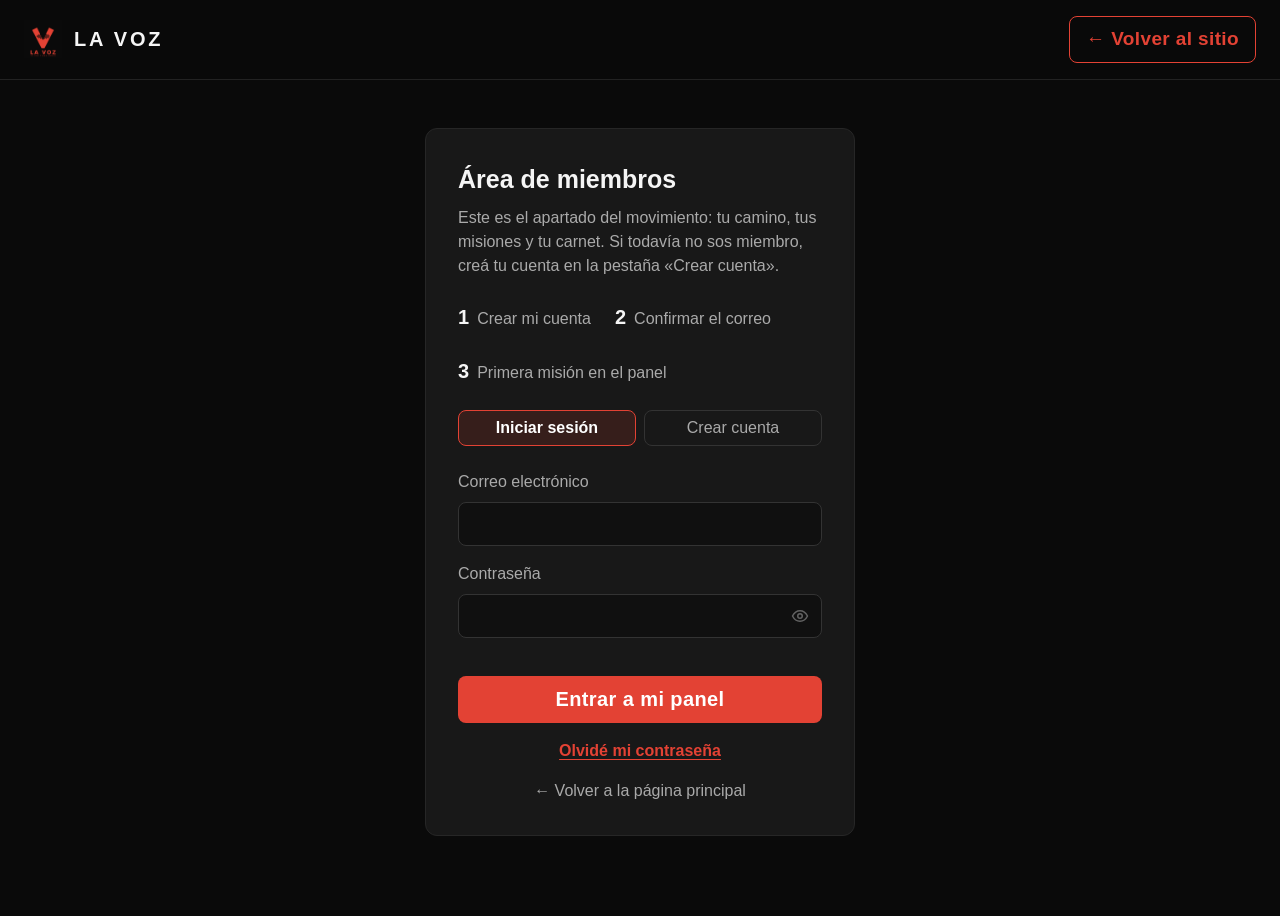
<file: ingresar.html>
<!DOCTYPE html>
<html lang="es">
<head>
<meta charset="UTF-8">
<meta name="viewport" content="width=device-width, initial-scale=1.0">
<meta http-equiv="Content-Security-Policy" content="default-src 'self'; script-src 'self' 'sha256-WBkeTapOq1Md+6pdxbFlHlL4137FCe0Njp3+hkGdpZo=' 'sha256-6/2lmuXgnS1odIPjUfiXtberVFqaaA95JNC/V5mzNcI='; style-src 'self' 'unsafe-inline' https://fonts.googleapis.com; font-src 'self' https://fonts.gstatic.com; img-src 'self' data: blob:; media-src 'self' blob: https://kgphnxetehgtlrjyvhmg.supabase.co; connect-src 'self' https://kgphnxetehgtlrjyvhmg.supabase.co wss://kgphnxetehgtlrjyvhmg.supabase.co https://api.pwnedpasswords.com; object-src 'none'; base-uri 'self'">
<title>Ingresar — LA VOZ</title>
<link rel="icon" href="favicon.ico" sizes="any">
<link rel="icon" type="image/png" sizes="192x192" href="favicon-192.png">
<link rel="apple-touch-icon" sizes="180x180" href="apple-touch-icon.png">
<link rel="stylesheet" href="estilos.css?v=20261014-auditoria">
<script src="supabase-js.min.js"></script>
<script src="config.js"></script>
</head>
<body>

<header class="site">
  <div class="bar">
    <a class="brand" href="index.html"><img src="img/web-2.png" alt="LA VOZ">LA VOZ</a>
    <div class="head-actions">
      <a class="btn btn-ingresar ghost" href="index.html">← Volver al sitio</a>
    </div>
  </div>
</header>

<main class="auth-wrap">
  <div class="auth-card">
    <h1>Área de miembros</h1>
    <p class="sub">Este es el apartado del movimiento: tu camino, tus misiones y tu carnet. Si todavía no sos miembro, creá tu cuenta en la pestaña «Crear cuenta».</p>

    <ol class="pasos-recorrido" aria-label="Cómo se entra a LA VOZ">
      <li><span class="n">1</span> Crear mi cuenta</li>
      <li><span class="n">2</span> Confirmar el correo</li>
      <li><span class="n">3</span> Primera misión en el panel</li>
    </ol>

    <div id="aviso-demo" class="aviso demo">
      <strong>Modo demostración.</strong> El backend todavía no está conectado (faltan las claves en <em>config.js</em>). Podés entrar con cualquier correo y contraseña para previsualizar el panel.
    </div>
    <div id="aviso" class="aviso"></div>

    <div id="cartel-confirmacion" class="cartel-confirmacion" role="alert" aria-live="polite">
      <img class="marca" src="img/web-2.png" alt="LA VOZ">
      <p class="cartel-kicker">Cuenta creada</p>
      <h2>Revisá tu correo y confirmá tu cuenta</h2>
      <p>Te enviamos un enlace de confirmación a <strong id="correo-confirmacion"></strong>.</p>
      <p>Para activar tu cuenta, abrí ese correo y tocá el enlace. Recién después vas a poder ingresar a tu panel.</p>
      <p class="cartel-nota">El correo llega desde <strong>LA VOZ</strong> (lavoz.hermandad.uy@gmail.com), con el asunto «Confirmá tu cuenta — LA VOZ».</p>
      <p class="cartel-nota">Si no aparece en la bandeja de entrada, revisá Spam o Promociones.</p>
      <button class="btn" type="button" id="btn-ir-login-cartel">Ir a iniciar sesión</button>
    </div>

    <div id="cartel-recuperacion" class="cartel-recuperacion" role="alert" aria-live="polite">
      <img class="marca" src="img/web-2.png" alt="LA VOZ">
      <p class="cartel-kicker">Recuperación enviada</p>
      <h2>Revisá tu correo</h2>
      <p>Si <strong id="correo-recuperacion"></strong> corresponde a una cuenta de LA VOZ, te enviamos un enlace para crear una contraseña nueva.</p>
      <p>Tocá ese enlace y esta página te va a pedir la contraseña nueva dos veces.</p>
      <p class="cartel-nota">El correo llega desde <strong>LA VOZ</strong> (lavoz.hermandad.uy@gmail.com), con el asunto «Restablecé tu contraseña — LA VOZ».</p>
      <p class="cartel-nota">El enlace tiene vencimiento. Si no aparece, revisá Spam o Promociones.</p>
      <button class="btn" type="button" id="btn-cerrar-recuperacion">Volver a iniciar sesión</button>
    </div>

    <div class="tabs" id="tabs-acceso">
      <button id="tab-login" class="activo">Iniciar sesión</button>
      <button id="tab-registro">Crear cuenta</button>
    </div>

    <!-- ============================ LOGIN ============================ -->
    <form id="form-login">
      <label class="campo" for="login-email">Correo electrónico</label>
      <input type="email" id="login-email" required autocomplete="email">
      <p class="campo-error" id="err-login-email" role="alert"></p>
      <label class="campo" for="login-pass">Contraseña</label>
      <span class="campo-pass"><input type="password" id="login-pass" required autocomplete="current-password"><button type="button" class="ver-pass" data-para="login-pass" aria-label="Mostrar contraseña"><svg class="ojo-on" viewBox="0 0 24 24" width="18" height="18" fill="none" stroke="currentColor" stroke-width="2" stroke-linecap="round" stroke-linejoin="round"><path d="M2 12s3.5-7 10-7 10 7 10 7-3.5 7-10 7-10-7-10-7Z"/><circle cx="12" cy="12" r="3"/></svg><svg class="ojo-off" viewBox="0 0 24 24" width="18" height="18" fill="none" stroke="currentColor" stroke-width="2" stroke-linecap="round" stroke-linejoin="round"><path d="M17.94 17.94A10.6 10.6 0 0 1 12 19c-6.5 0-10-7-10-7a18.4 18.4 0 0 1 4.06-4.94M9.9 4.24A9.5 9.5 0 0 1 12 5c6.5 0 10 7 10 7a18.5 18.5 0 0 1-2.16 3.19M14.12 14.12A3 3 0 1 1 9.88 9.88"/><line x1="3" y1="3" x2="21" y2="21"/></svg></button></span>
      <p class="campo-error" id="err-login-pass" role="alert"></p>
      <div id="ts-login" style="margin:14px 0"></div>
      <button class="btn" type="submit">Entrar a mi panel</button>
      <button class="link-button" type="button" id="btn-olvide">Olvidé mi contraseña</button>
    </form>

    <!-- =========================== REGISTRO =========================== -->
    <form id="form-registro" style="display:none">
      <label class="campo" for="reg-nombre">Nombre completo</label>
      <input type="text" id="reg-nombre" required autocomplete="name">
      <p class="campo-error" id="err-reg-nombre" role="alert"></p>
      <label class="campo" for="reg-email">Correo electrónico</label>
      <input type="email" id="reg-email" required autocomplete="email">
      <p class="campo-error" id="err-reg-email" role="alert"></p>
      <label class="campo" for="reg-email2">Repetí tu correo electrónico</label>
      <input type="email" id="reg-email2" required autocomplete="email">
      <p class="campo-error" id="err-reg-email2" role="alert"></p>
      <label class="campo" for="reg-nacimiento">Fecha de nacimiento</label>
      <input type="date" id="reg-nacimiento" required autocomplete="bday">
      <p class="campo-error" id="err-reg-nacimiento" role="alert"></p>
      <label class="campo" for="reg-whatsapp">WhatsApp (con código de país)</label>
      <input type="tel" id="reg-whatsapp" required autocomplete="tel" placeholder="+598 99 123 456">
      <p class="campo-error" id="err-reg-whatsapp" role="alert"></p>
      <p style="color:var(--white);font-weight:700;font-size:1rem;margin:20px 0 0">¿Dónde vivís?</p>
      <label class="campo" for="reg-pais">País</label>
      <input type="text" id="reg-pais" required autocomplete="country-name">
      <p class="campo-error" id="err-reg-pais" role="alert"></p>
      <label class="campo" for="reg-estado">Estado, provincia o departamento</label>
      <input type="text" id="reg-estado" required autocomplete="address-level1">
      <p class="campo-error" id="err-reg-estado" role="alert"></p>
      <label class="campo" for="reg-ciudad">Ciudad</label>
      <input type="text" id="reg-ciudad" required autocomplete="address-level2">
      <p class="campo-error" id="err-reg-ciudad" role="alert"></p>
      <label class="campo" for="reg-documento">Documento de identidad</label>
      <input type="text" id="reg-documento" required autocomplete="off">
      <p class="campo-error" id="err-reg-documento" role="alert"></p>
      <p style="color:var(--gray);font-size:1rem;margin-top:8px">
        Estos datos forman parte de tu registro como miembro.
      </p>
      <label class="campo" for="reg-pass">Contraseña (mínimo 8 caracteres)</label>
      <span class="campo-pass"><input type="password" id="reg-pass" required minlength="8" autocomplete="new-password"><button type="button" class="ver-pass" data-para="reg-pass" aria-label="Mostrar contraseña"><svg class="ojo-on" viewBox="0 0 24 24" width="18" height="18" fill="none" stroke="currentColor" stroke-width="2" stroke-linecap="round" stroke-linejoin="round"><path d="M2 12s3.5-7 10-7 10 7 10 7-3.5 7-10 7-10-7-10-7Z"/><circle cx="12" cy="12" r="3"/></svg><svg class="ojo-off" viewBox="0 0 24 24" width="18" height="18" fill="none" stroke="currentColor" stroke-width="2" stroke-linecap="round" stroke-linejoin="round"><path d="M17.94 17.94A10.6 10.6 0 0 1 12 19c-6.5 0-10-7-10-7a18.4 18.4 0 0 1 4.06-4.94M9.9 4.24A9.5 9.5 0 0 1 12 5c6.5 0 10 7 10 7a18.5 18.5 0 0 1-2.16 3.19M14.12 14.12A3 3 0 1 1 9.88 9.88"/><line x1="3" y1="3" x2="21" y2="21"/></svg></button></span>
      <p class="campo-error" id="err-reg-pass" role="alert"></p>
      <label class="campo" for="reg-pass2">Repetí tu contraseña</label>
      <span class="campo-pass"><input type="password" id="reg-pass2" required minlength="8" autocomplete="new-password"><button type="button" class="ver-pass" data-para="reg-pass2" aria-label="Mostrar contraseña"><svg class="ojo-on" viewBox="0 0 24 24" width="18" height="18" fill="none" stroke="currentColor" stroke-width="2" stroke-linecap="round" stroke-linejoin="round"><path d="M2 12s3.5-7 10-7 10 7 10 7-3.5 7-10 7-10-7-10-7Z"/><circle cx="12" cy="12" r="3"/></svg><svg class="ojo-off" viewBox="0 0 24 24" width="18" height="18" fill="none" stroke="currentColor" stroke-width="2" stroke-linecap="round" stroke-linejoin="round"><path d="M17.94 17.94A10.6 10.6 0 0 1 12 19c-6.5 0-10-7-10-7a18.4 18.4 0 0 1 4.06-4.94M9.9 4.24A9.5 9.5 0 0 1 12 5c6.5 0 10 7 10 7a18.5 18.5 0 0 1-2.16 3.19M14.12 14.12A3 3 0 1 1 9.88 9.88"/><line x1="3" y1="3" x2="21" y2="21"/></svg></button></span>
      <p class="campo-error" id="err-reg-pass2" role="alert"></p>
      <p style="color:var(--gray);font-size:1rem;margin-top:16px">
        Al crear tu cuenta entrás como <strong style="color:var(--white)">Aspirante</strong>, el primer
        rango de LA VOZ. Vas a recibir en tu correo tu carta de bienvenida y tu
        carnet digital con tu número de integrante.
      </p>
      <label style="display:flex;gap:10px;align-items:flex-start;margin-top:16px;color:#CFCFCF;font-size:1rem;cursor:pointer">
        <input type="checkbox" id="reg-mayor" required style="margin-top:3px">
        <span>Declaro que tengo 18 años o más.</span>
      </label>
      <p class="campo-error" id="err-reg-mayor" role="alert"></p>
      <label style="display:flex;gap:10px;align-items:flex-start;margin-top:16px;color:#CFCFCF;font-size:1rem;cursor:pointer">
        <input type="checkbox" id="reg-privacidad" required style="margin-top:3px">
        <span>Leí y acepto el aviso de privacidad de LA VOZ (abajo), incluido el tratamiento de mis datos y de los videos de misión.</span>
      </label>
      <p class="campo-error" id="err-reg-privacidad" role="alert"></p>
      <details id="privacidad" style="margin-top:14px;background:#141414;border:1px solid var(--line);border-radius:8px;padding:14px 16px">
        <summary style="cursor:pointer;font-weight:700;color:var(--white)">Aviso de privacidad — LA VOZ</summary>
        <div style="color:#CFCFCF;font-size:1rem;line-height:1.5;margin-top:8px">
          <p><strong style="color:var(--white)">Responsable.</strong> LA VOZ — Movimiento de la palabra, el ejemplo y el cuerpo, Montevideo, Uruguay. Contacto: lavoz.hermandad.uy@gmail.com.</p>
          <p><strong style="color:var(--white)">Datos que tratamos.</strong> Nombre, correo electrónico, fecha de nacimiento (para la declaración de mayoría de edad), número de WhatsApp, ubicación (país, estado, provincia o departamento y ciudad), documento de identidad, célula y ciudad, rango y su historial, misiones y sus revisiones, miembros que trajiste y tu fecha y hora de aceptación de este aviso.</p>
          <p><strong style="color:var(--white)">Finalidades.</strong> Gestionar tu membresía y tu camino de rangos, llevar el registro de miembros, que el Fundador y tu Guía puedan contactarte, organizar las células y sus sesiones, revisar las misiones que enviás, comunicarnos con vos sobre el movimiento y sostener la seguridad de las cuentas. No vendemos ni cedemos tus datos con fines comerciales.</p>
          <p><strong style="color:var(--white)">Videos de misión.</strong> Los videos que subís son datos personales (tu imagen y tu voz). Su finalidad es exclusivamente formativa: evaluar la misión. Solo pueden verlos tu Guía de célula y el Fundador. Cada acceso queda registrado. El video se borra automáticamente a los 3 días de su revisión; el registro del envío y la nota de revisión se conservan. No grabes a terceros identificables ni a menores de edad: un video así se devuelve sin calificar.</p>
          <p><strong style="color:var(--white)">Dónde están tus datos.</strong> La base funciona en servidores de Supabase en São Paulo, Brasil. Al crear tu cuenta aceptás expresamente esa transferencia internacional de datos (art. 23 de la Ley 18.331), que es la base legal que la ampara.</p>
          <p><strong style="color:var(--white)">Tus derechos.</strong> Podés pedir acceso, información, rectificación y —cuando corresponda según las causales de la ley— supresión de tus datos, escribiendo a lavoz.hermandad.uy@gmail.com. Respondemos dentro de los 5 días hábiles que fija la Ley 18.331 (arts. 14 y 15).</p>
          <p><strong style="color:var(--white)">Conservación.</strong> Tus datos se conservan mientras seas miembro. Las cuentas que nunca confirman su correo se eliminan automáticamente a los 30 días.</p>
          <p><strong style="color:var(--white)">Cookies.</strong> Este sitio no usa cookies de rastreo ni de publicidad. Solo guarda en tu navegador lo indispensable para la sesión y frenos anti-spam locales.</p>
        </div>
      </details>
      <div id="ts-registro" style="margin:14px 0"></div>
      <button class="btn" type="submit">Crear mi cuenta</button>
    </form>

    <!-- ====================== RECUPERAR CONTRASEÑA ====================== -->
    <form id="form-recuperar" style="display:none">
      <h2 class="auth-subtitle">Recuperar contraseña</h2>
      <p class="form-help">Escribí el correo de tu cuenta. Si corresponde a un miembro de LA VOZ, Supabase te enviará un enlace seguro para crear una contraseña nueva.</p>
      <label class="campo" for="rec-email">Correo electrónico</label>
      <input type="email" id="rec-email" required autocomplete="email">
      <p class="campo-error" id="err-rec-email" role="alert"></p>
      <div id="ts-recuperar" style="margin:14px 0"></div>
      <button class="btn" type="submit">Enviar enlace de recuperación</button>
      <button class="btn ghost" type="button" id="btn-volver-login">Volver a iniciar sesión</button>
    </form>

    <!-- ==================== NUEVA CONTRASEÑA (ENLACE) =================== -->
    <form id="form-nueva-pass" style="display:none">
      <h2 class="auth-subtitle">Crear una contraseña nueva</h2>
      <p class="form-help">Llegaste desde el enlace de recuperación de tu correo. Escribí la contraseña nueva dos veces; tienen que coincidir.</p>
      <label class="campo" for="nueva-pass">Contraseña nueva</label>
      <span class="campo-pass"><input type="password" id="nueva-pass" required minlength="8" autocomplete="new-password"><button type="button" class="ver-pass" data-para="nueva-pass" aria-label="Mostrar contraseña"><svg class="ojo-on" viewBox="0 0 24 24" width="18" height="18" fill="none" stroke="currentColor" stroke-width="2" stroke-linecap="round" stroke-linejoin="round"><path d="M2 12s3.5-7 10-7 10 7 10 7-3.5 7-10 7-10-7-10-7Z"/><circle cx="12" cy="12" r="3"/></svg><svg class="ojo-off" viewBox="0 0 24 24" width="18" height="18" fill="none" stroke="currentColor" stroke-width="2" stroke-linecap="round" stroke-linejoin="round"><path d="M17.94 17.94A10.6 10.6 0 0 1 12 19c-6.5 0-10-7-10-7a18.4 18.4 0 0 1 4.06-4.94M9.9 4.24A9.5 9.5 0 0 1 12 5c6.5 0 10 7 10 7a18.5 18.5 0 0 1-2.16 3.19M14.12 14.12A3 3 0 1 1 9.88 9.88"/><line x1="3" y1="3" x2="21" y2="21"/></svg></button></span>
      <p class="campo-error" id="err-nueva-pass" role="alert"></p>
      <label class="campo" for="nueva-pass2">Repetí la contraseña nueva</label>
      <span class="campo-pass"><input type="password" id="nueva-pass2" required minlength="8" autocomplete="new-password"><button type="button" class="ver-pass" data-para="nueva-pass2" aria-label="Mostrar contraseña"><svg class="ojo-on" viewBox="0 0 24 24" width="18" height="18" fill="none" stroke="currentColor" stroke-width="2" stroke-linecap="round" stroke-linejoin="round"><path d="M2 12s3.5-7 10-7 10 7 10 7-3.5 7-10 7-10-7-10-7Z"/><circle cx="12" cy="12" r="3"/></svg><svg class="ojo-off" viewBox="0 0 24 24" width="18" height="18" fill="none" stroke="currentColor" stroke-width="2" stroke-linecap="round" stroke-linejoin="round"><path d="M17.94 17.94A10.6 10.6 0 0 1 12 19c-6.5 0-10-7-10-7a18.4 18.4 0 0 1 4.06-4.94M9.9 4.24A9.5 9.5 0 0 1 12 5c6.5 0 10 7 10 7a18.5 18.5 0 0 1-2.16 3.19M14.12 14.12A3 3 0 1 1 9.88 9.88"/><line x1="3" y1="3" x2="21" y2="21"/></svg></button></span>
      <p class="campo-error" id="err-nueva-pass2" role="alert"></p>
      <button class="btn" type="submit">Guardar contraseña nueva</button>
    </form>

    <a class="volver" href="index.html">← Volver a la página principal</a>
  </div>
</main>

<script>
let MODO_RECUPERACION = false;

/* Navegación entre formularios (sin onclick inline: la CSP de la página
   solo permite scripts propios o con hash). */
document.getElementById("tab-login").addEventListener("click", function () { mostrarTab("login"); });
document.getElementById("tab-registro").addEventListener("click", function () { mostrarTab("registro"); });
document.getElementById("btn-olvide").addEventListener("click", function () { mostrarRecuperacion(); });
document.getElementById("btn-volver-login").addEventListener("click", function () { mostrarTab("login"); });
document.getElementById("btn-ir-login-cartel").addEventListener("click", function () { irALoginDesdeCartel(); });
document.getElementById("btn-cerrar-recuperacion").addEventListener("click", function () { cerrarCartelRecuperacion(); });

/* Enlace «Privacidad» del pie de la home: abre el registro con el aviso
   desplegado, para que se pueda leer antes de crear la cuenta. */
if ((window.location.hash || "") === "#privacidad") {
  mostrarTab("registro");
  var detPriv = document.getElementById("privacidad");
  if (detPriv) { detPriv.open = true; detPriv.scrollIntoView(); }
}

/* CTA unificado (Tribunal N.º 3, B1-04): todo «Crear mi cuenta» de la
   home llega con ?tab=registro y abre con el REGISTRO preseleccionado;
   «Ingresar» abre con la sesión activa. */
try {
  var tabPedida = new URLSearchParams(window.location.search).get("tab");
  if (tabPedida === "registro") mostrarTab("registro");
  else if (tabPedida === "login") mostrarTab("login");
} catch (e) {}

/* Ojito mostrar/ocultar contraseña en cada campo */
document.querySelectorAll(".ver-pass").forEach(function (b) {
  b.addEventListener("click", function () {
    var inp = document.getElementById(b.getAttribute("data-para"));
    if (!inp) return;
    var ver = inp.type === "password";
    inp.type = ver ? "text" : "password";
    b.classList.toggle("viendo", ver);
    b.setAttribute("aria-label", ver ? "Ocultar contraseña" : "Mostrar contraseña");
    inp.focus();
  });
});

function mostrarTab(cual) {
  document.getElementById("tabs-acceso").style.display = "flex";
  document.getElementById("form-login").style.display = cual === "login" ? "block" : "none";
  document.getElementById("form-registro").style.display = cual === "registro" ? "block" : "none";
  document.getElementById("form-recuperar").style.display = "none";
  document.getElementById("form-nueva-pass").style.display = "none";
  document.getElementById("tab-login").classList.toggle("activo", cual === "login");
  document.getElementById("tab-registro").classList.toggle("activo", cual === "registro");
  ocultarAviso();
  limpiarErrores();
  renderTurnstile();
}

function ocultarFormulariosAcceso() {
  ["form-login", "form-registro", "form-recuperar", "form-nueva-pass"].forEach(id => {
    document.getElementById(id).style.display = "none";
  });
  document.getElementById("tabs-acceso").style.display = "none";
}

function mostrarAviso(texto, tipo) {
  const a = document.getElementById("aviso");
  a.textContent = texto;
  a.className = "aviso visible " + tipo;
}
function ocultarAviso() {
  document.getElementById("aviso").className = "aviso";
}

/* Errores junto al campo (Tribunal N.º 3, B1-28): el aviso global deja
   de ser la única señal — cada error de campo se escribe bajo su campo,
   con la sugerencia de corrección, y se trae el campo a la vista. */
function errorCampo(id, mensaje) {
  const e = document.getElementById("err-" + id);
  if (!e) { mostrarAviso(mensaje, "error"); return; }
  e.textContent = mensaje;
  e.classList.add("visible");
  const campo = document.getElementById(id);
  if (campo) campo.scrollIntoView({ behavior: "smooth", block: "center" });
}
function limpiarErrores() {
  document.querySelectorAll(".campo-error").forEach(n => {
    n.textContent = "";
    n.classList.remove("visible");
  });
}

function mostrarCartelConfirmacion(email) {
  ocultarAviso();
  document.getElementById("correo-confirmacion").textContent = email;
  ocultarFormulariosAcceso();
  document.getElementById("cartel-recuperacion").classList.remove("visible");
  document.getElementById("cartel-confirmacion").classList.add("visible");
  window.scrollTo({ top: 0, behavior: "smooth" });
}

function mostrarRecuperacion() {
  ocultarAviso();
  limpiarErrores();
  document.getElementById("cartel-confirmacion").classList.remove("visible");
  document.getElementById("cartel-recuperacion").classList.remove("visible");
  ocultarFormulariosAcceso();
  document.getElementById("rec-email").value = document.getElementById("login-email").value.trim();
  document.getElementById("form-recuperar").style.display = "block";
  document.getElementById("rec-email").focus();
  renderTurnstile();
}

function mostrarCartelRecuperacion(email) {
  ocultarAviso();
  document.getElementById("correo-recuperacion").textContent = email;
  ocultarFormulariosAcceso();
  document.getElementById("cartel-confirmacion").classList.remove("visible");
  document.getElementById("cartel-recuperacion").classList.add("visible");
  window.scrollTo({ top: 0, behavior: "smooth" });
}

function cerrarCartelRecuperacion() {
  document.getElementById("cartel-recuperacion").classList.remove("visible");
  mostrarTab("login");
}

function mostrarNuevaPass() {
  MODO_RECUPERACION = true;
  ocultarAviso();
  document.getElementById("cartel-confirmacion").classList.remove("visible");
  document.getElementById("cartel-recuperacion").classList.remove("visible");
  ocultarFormulariosAcceso();
  document.getElementById("form-nueva-pass").style.display = "block";
  document.getElementById("nueva-pass").focus();
  window.scrollTo({ top: 0, behavior: "smooth" });
}

function irALoginDesdeCartel() {
  const email = document.getElementById("correo-confirmacion").textContent;
  document.getElementById("cartel-confirmacion").classList.remove("visible");
  document.getElementById("tabs-acceso").style.display = "flex";
  document.getElementById("login-email").value = email;
  mostrarTab("login");
}

if (!BACKEND_ACTIVO) {
  document.getElementById("aviso-demo").classList.add("visible");
}

function urlIndicaRecuperacion() {
  const query = new URLSearchParams(window.location.search);
  const hash = new URLSearchParams((window.location.hash || "").replace(/^#/, ""));
  return query.get("modo") === "recuperar" || hash.get("type") === "recovery";
}

function urlTraeErrorRecuperacion() {
  const query = new URLSearchParams(window.location.search);
  const hash = new URLSearchParams((window.location.hash || "").replace(/^#/, ""));
  return query.get("error_description") || hash.get("error_description") ||
         query.get("error_code") || hash.get("error_code");
}

/* Si ya hay sesión activa, directo al panel — salvo que la persona haya
   llegado por el enlace de recuperación: en ese caso primero crea su
   contraseña nueva. Supabase anuncia ese momento con PASSWORD_RECOVERY. */
(async function () {
  const sb = getSupabase();
  if (!sb) return;
  if (urlIndicaRecuperacion()) MODO_RECUPERACION = true;
  sb.auth.onAuthStateChange((event) => {
    if (event === "PASSWORD_RECOVERY") mostrarNuevaPass();
  });
  const { data } = await sb.auth.getSession();
  if (data && data.session) {
    if (MODO_RECUPERACION) mostrarNuevaPass();
    else window.location.href = "panel.html";
    return;
  }
  if (MODO_RECUPERACION && urlTraeErrorRecuperacion()) {
    MODO_RECUPERACION = false;
    mostrarRecuperacion();
    mostrarAviso("Ese enlace de recuperación venció o ya fue usado. Pedí uno nuevo.", "error");
  }
})();

/* ================================ LOGIN ================================ */
document.getElementById("form-login").addEventListener("submit", async (e) => {
  e.preventDefault();
  limpiarErrores();
  const email = document.getElementById("login-email").value.trim();
  const pass = document.getElementById("login-pass").value;

  if (!BACKEND_ACTIVO) {
    /* MODO DEMOSTRACIÓN: cualquier credencial entra al panel de prueba. */
    try { sessionStorage.setItem("lavoz_demo", "1"); } catch (err) {}
    window.location.href = "panel.html";
    return;
  }

  /* Feedback de envío único (B1-30): el botón se deshabilita y se
     rotula mientras dura el envío; se restaura si hay error. */
  const boton = e.submitter;
  if (boton) { boton.disabled = true; boton.textContent = "Entrando..."; boton.classList.add("cargando"); }
  const sb = getSupabase();
  const { error } = await sb.auth.signInWithPassword({
    email, password: pass,
    options: { captchaToken: tokenTurnstile("login") },
  });
  resetTurnstile("login");
  if (error) {
    if (boton) { boton.disabled = false; boton.textContent = "Entrar a mi panel"; boton.classList.remove("cargando"); }
    if (/Email not confirmed/i.test(error.message)) {
      mostrarCartelConfirmacion(email);
      return;
    }
    errorCampo("login-pass", "No pudimos iniciar sesión: " + traducirError(error.message) + " Revisá el correo y la contraseña e intentá de nuevo.");
    return;
  }
  window.location.href = "panel.html";
});

/* ====================== RECUPERACIÓN DE CONTRASEÑA ======================
   Paso 1: el botón «Olvidé mi contraseña» pide el correo y Supabase envía
   el enlace (resetPasswordForEmail). La respuesta es la misma exista o
   no la cuenta: la página no revela qué correos son miembros.
   Paso 2: el enlace vuelve a esta misma página con ?modo=recuperar y una
   sesión de recuperación; ahí se muestra el formulario de contraseña
   nueva (ver mostrarNuevaPass y el evento PASSWORD_RECOVERY arriba). */
/* Captcha anti-bots (Cloudflare Turnstile): DESACTIVADO por orden del
   Fundador (2026-10-12) — no hay cuenta de Cloudflare. El tag <script>
   externo se quitó porque la CSP lo bloqueaba (error en consola en cada
   carga). Supabase tiene el captcha en OFF. Las funciones de abajo quedan
   inertes: si algún día se reactiva, basta con poner la site key real en
   TURNSTILE_SITE_KEY, re-agregar el script de challenges.cloudflare.com
   y autorizar ese origen en la CSP. */
const TURNSTILE_SITE_KEY = "__LAVOZ_TURNSTILE_SITE_KEY__";
const tsWidgets = {};
function onTsCargado() { renderTurnstile(); }
function renderTurnstile() {
  if (!window.turnstile) return;
  if (!TURNSTILE_SITE_KEY || TURNSTILE_SITE_KEY.indexOf("__") === 0) return;
  [["ts-login", "login"], ["ts-registro", "registro"], ["ts-recuperar", "recuperar"]]
    .forEach(([id, k]) => {
      const el = document.getElementById(id);
      if (el && tsWidgets[k] === undefined) {
        tsWidgets[k] = turnstile.render(el, { sitekey: TURNSTILE_SITE_KEY, theme: "dark" });
      }
    });
}
function tokenTurnstile(k) {
  try {
    return window.turnstile && tsWidgets[k] !== undefined
      ? turnstile.getResponse(tsWidgets[k]) : undefined;
  } catch (e) { return undefined; }
}
function resetTurnstile(k) {
  try {
    if (window.turnstile && tsWidgets[k] !== undefined) turnstile.reset(tsWidgets[k]);
  } catch (e) {}
}

/* Anti-spam de correos: el servidor ya limita TODO el proyecto a
   30 correos/hora y no envía nada a correos que no están registrados.
   Esto suma el freno del navegador: tras pedir un enlace o crear una
   cuenta, este navegador espera unos minutos antes de poder pedir
   otro — el botón no se puede machacar. */
function minutosDeEspera(clave, minutos) {
  try {
    const t = parseInt(localStorage.getItem(clave) || "0", 10);
    const falta = minutos * 60000 - (Date.now() - t);
    return falta > 0 ? Math.ceil(falta / 60000) : 0;
  } catch (e) { return 0; }
}
function marcarEnvio(clave) {
  try { localStorage.setItem(clave, String(Date.now())); } catch (e) {}
}

document.getElementById("form-recuperar").addEventListener("submit", async (e) => {
  e.preventDefault();
  limpiarErrores();
  const email = document.getElementById("rec-email").value.trim();
  const esperaRec = minutosDeEspera("lvz_ultima_recuperacion", 10);
  if (esperaRec > 0) {
    mostrarAviso("Ya pediste un enlace hace poco. Esperá " + esperaRec + " minutos antes de pedir otro: el enlace anterior sigue vigente.", "error");
    return;
  }
  if (!BACKEND_ACTIVO) {
    mostrarAviso("En modo demostración no se envían correos de recuperación.", "error");
    return;
  }
  const boton = e.submitter;
  if (boton) { boton.disabled = true; boton.textContent = "Enviando..."; boton.classList.add("cargando"); }
  const sb = getSupabase();
  const urlRecuperacion = new URL("ingresar.html?modo=recuperar", window.location.href).href;
  const { error } = await sb.auth.resetPasswordForEmail(email, {
    redirectTo: urlRecuperacion,
    captchaToken: tokenTurnstile("recuperar"),
  });
  resetTurnstile("recuperar");
  if (error) {
    if (boton) { boton.disabled = false; boton.textContent = "Enviar enlace de recuperación"; boton.classList.remove("cargando"); }
    errorCampo("rec-email", "No pudimos enviar el enlace: " + traducirError(error.message));
    return;
  }
  marcarEnvio("lvz_ultima_recuperacion");
  mostrarCartelRecuperacion(email);
});

document.getElementById("form-nueva-pass").addEventListener("submit", async (e) => {
  e.preventDefault();
  limpiarErrores();
  const p1 = document.getElementById("nueva-pass").value;
  const p2 = document.getElementById("nueva-pass2").value;
  if (p1 !== p2) {
    errorCampo("nueva-pass2", "Las contraseñas no coinciden: escribilas dos veces, iguales.");
    return;
  }
  if (!BACKEND_ACTIVO) {
    mostrarAviso("En modo demostración no se puede cambiar la contraseña.", "error");
    return;
  }
  const sb = getSupabase();
  const { data } = await sb.auth.getSession();
  if (!data || !data.session) {
    MODO_RECUPERACION = false;
    mostrarRecuperacion();
    mostrarAviso("Ese enlace de recuperación venció o ya fue usado. Pedí uno nuevo.", "error");
    return;
  }
  const boton = e.submitter;
  if (boton) { boton.disabled = true; boton.textContent = "Guardando..."; boton.classList.add("cargando"); }
  const { error } = await sb.auth.updateUser({ password: p1 });
  if (error) {
    if (boton) { boton.disabled = false; boton.textContent = "Guardar contraseña nueva"; boton.classList.remove("cargando"); }
    errorCampo("nueva-pass", "No pudimos guardar la contraseña nueva: " + traducirError(error.message));
    return;
  }
  window.location.href = "panel.html";
});

/* =============================== REGISTRO ===============================
   Al registrarse, el usuario queda creado en Supabase Auth y el TRIGGER
   del backend `handle_new_user` (../backend/schema.sql) hace el resto
   automáticamente:
     1. Inserta su fila en la tabla `profiles` (lee el nombre del metadato
        `full_name` que enviamos acá abajo — la clave debe ser esa).
     2. Le asigna el rango inicial: **aspirante** (nadie elige su rango) y
        lo deja asentado en `rank_history`.
     3. Le asigna el próximo número de integrante correlativo (LVZ-####,
        columnas lvz_number / lvz_code).
     4. El INSERT en `profiles` dispara por webhook la Edge Function
        `welcome`, que envía la carta de bienvenida + carnet digital.
   El frontend NO asigna rangos: recoge los datos del formulario (nombre,
   correo, contraseña, fecha de nacimiento, WhatsApp, ubicación y
   documento) y los manda como metadata; el trigger hace el resto. */
document.getElementById("form-registro").addEventListener("submit", async (e) => {
  e.preventDefault();
  limpiarErrores();
  const nombre = document.getElementById("reg-nombre").value.trim();
  const email = document.getElementById("reg-email").value.trim();
  const email2 = document.getElementById("reg-email2").value.trim();
  const pass = document.getElementById("reg-pass").value;
  const pass2 = document.getElementById("reg-pass2").value;

  /* Verificación doble: correo y contraseña se escriben dos veces y
     tienen que coincidir; si no, no se crea la cuenta. */
  /* El nombre es el nombre de la persona: si escribió su correo en ese
     campo (pasó: un perfil quedó con el correo como nombre), se frena. */
  if (!nombre || nombre.includes("@")) {
    errorCampo("reg-nombre", "Escribí tu nombre completo, no tu correo.");
    return;
  }
  if (email.toLowerCase() !== email2.toLowerCase()) {
    errorCampo("reg-email2", "Los correos no coinciden: escribilos dos veces, iguales.");
    return;
  }
  if (pass !== pass2) {
    errorCampo("reg-pass2", "Las contraseñas no coinciden: escribilas dos veces, iguales.");
    return;
  }
  /* Largo mínimo 8 (regla NIST: longitud y lista de bloqueo, sin reglas
     de composición). El chequeo contra filtraciones va más abajo. */
  if (pass.length < 8) {
    errorCampo("reg-pass", "La contraseña necesita al menos 8 caracteres.");
    return;
  }
  /* Declaración 18+ con fecha de nacimiento (B4): es registro, auditoría
     y disuasión — no verificación documental. Se valida la edad acá y la
     fecha viaja en la metadata del alta (handle_new_user la guarda). */
  const nacimiento = document.getElementById("reg-nacimiento").value;
  if (!nacimiento) {
    errorCampo("reg-nacimiento", "Completá tu fecha de nacimiento.");
    return;
  }
  const fnac = new Date(nacimiento + "T00:00:00");
  const hoy = new Date();
  let edad = hoy.getFullYear() - fnac.getFullYear();
  const dm = hoy.getMonth() - fnac.getMonth();
  if (dm < 0 || (dm === 0 && hoy.getDate() < fnac.getDate())) edad--;
  if (isNaN(edad) || edad < 18) {
    errorCampo("reg-nacimiento", "LA VOZ es para mayores de 18 años: según la fecha ingresada todavía no los tenés.");
    return;
  }
  /* Datos de contacto e identidad (migración 02000, orden de Eddy):
     WhatsApp, ubicación agrupada (país / estado / ciudad) y documento —
     todos obligatorios. Viajan en la metadata del alta y handle_new_user
     los copia a profiles. Las columnas no tienen grant de lectura
     para roles comunes: cada miembro accede solo a su propia fila. */
  const whatsapp = document.getElementById("reg-whatsapp").value.trim();
  if (whatsapp.replace(/\D/g, "").length < 8) {
    errorCampo("reg-whatsapp", "Escribí tu WhatsApp con código de país: necesita al menos 8 dígitos.");
    return;
  }
  const pais = document.getElementById("reg-pais").value.trim();
  if (!pais) {
    errorCampo("reg-pais", "Escribí el país donde vivís.");
    return;
  }
  const estadoResidencia = document.getElementById("reg-estado").value.trim();
  if (!estadoResidencia) {
    errorCampo("reg-estado", "Escribí tu estado, provincia o departamento.");
    return;
  }
  const ciudad = document.getElementById("reg-ciudad").value.trim();
  if (!ciudad) {
    errorCampo("reg-ciudad", "Escribí la ciudad donde vivís.");
    return;
  }
  const documento = document.getElementById("reg-documento").value.trim();
  if (!documento) {
    errorCampo("reg-documento", "Escribí tu documento de identidad (cédula, pasaporte u otro de tu país).");
    return;
  }
  if (!document.getElementById("reg-mayor").checked) {
    errorCampo("reg-mayor", "Marcá la declaración de que tenés 18 años o más.");
    return;
  }
  if (!document.getElementById("reg-privacidad").checked) {
    errorCampo("reg-privacidad", "Leé y aceptá el aviso de privacidad para crear tu cuenta.");
    return;
  }
  const esperaReg = minutosDeEspera("lvz_ultimo_registro", 5);
  if (esperaReg > 0) {
    mostrarAviso("Ya creaste una cuenta hace poco desde este navegador. Esperá " + esperaReg + " minutos, o revisá tu correo para confirmar la cuenta que ya pediste.", "error");
    return;
  }

  if (!BACKEND_ACTIVO) {
    try {
      sessionStorage.setItem("lavoz_demo", "1");
      sessionStorage.setItem("lavoz_demo_nombre", nombre);
    } catch (err) {}
    window.location.href = "panel.html";
    return;
  }

  /* Contraseña filtrada: chequeo por k-anonymity contra HaveIBeenPwned
     (la protección nativa de Supabase es de plan pago; esto la aproxima).
     Solo viajan los primeros 5 caracteres del SHA-1: la contraseña nunca
     sale de tu navegador. FAIL-OPEN a propósito: si la API no responde,
     el registro sigue — es una capa, no una puerta. Y quien llame a la
     API de Supabase por fuera de esta página lo salta: el límite real
     sigue siendo el largo mínimo. */
  /* Feedback de envío único (B1-30): desde acá el alta es asíncrona
     (chequeo HIBP + signUp); el botón se deshabilita y se rotula. */
  const boton = e.submitter;
  if (boton) { boton.disabled = true; boton.textContent = "Creando tu cuenta..."; boton.classList.add("cargando"); }
  const filtrada = await contrasenaFiltrada(pass);
  if (filtrada) {
    if (boton) { boton.disabled = false; boton.textContent = "Crear mi cuenta"; boton.classList.remove("cargando"); }
    errorCampo("reg-pass", "Esa contraseña aparece en filtraciones públicas conocidas: elegí otra. Probá una frase larga que solo vos uses.");
    return;
  }

  /* Referido: si llegó por el enlace de un miembro (?ref=LVZ-XXXX), el
     servidor lo registra en su perfil — "cada uno trae uno". */
  let refCode = "";
  try { refCode = localStorage.getItem("lvz_ref") || ""; } catch (err) {}
  const sb = getSupabase();
  const { data, error } = await sb.auth.signUp({
    email,
    password: pass,
    options: {
      data: {
        full_name: nombre, ref_code: refCode, // handle_new_user lo lee de acá
        dob: nacimiento,
        privacy_accepted_at: new Date().toISOString(),
        // Datos de contacto e identidad (02000): mismo mecanismo, la
        // misma función del backend los guarda en el perfil.
        whatsapp: whatsapp,
        pais: pais,
        estado: estadoResidencia,
        ciudad: ciudad,
        documento: documento,
      },
      captchaToken: tokenTurnstile("registro"),
    },
  });
  resetTurnstile("registro");
  if (error) {
    if (boton) { boton.disabled = false; boton.textContent = "Crear mi cuenta"; boton.classList.remove("cargando"); }
    mostrarAviso("No pudimos crear tu cuenta: " + traducirError(error.message), "error");
    return;
  }
  if (data && data.user && !data.session) {
    /* Confirmación por correo activada en el proyecto: todavía no hay
       sesión. El cartel queda fijo hasta que la persona pasa al login. */
    marcarEnvio("lvz_ultimo_registro");
    document.getElementById("login-email").value = email;
    mostrarCartelConfirmacion(email);
    return;
  }
  window.location.href = "panel.html";
});

/* SHA-1 en hexadecimal mayúscula de un texto (para el chequeo por
   k-anonymity de HaveIBeenPwned: se consulta solo el prefijo de 5). */
async function sha1Hex(texto) {
  const buf = await crypto.subtle.digest("SHA-1", new TextEncoder().encode(texto));
  return Array.from(new Uint8Array(buf))
    .map(b => b.toString(16).padStart(2, "0")).join("").toUpperCase();
}

/* ¿La contraseña aparece en alguna filtración conocida? Devuelve true
   solo con confirmación positiva; ante cualquier fallo de red o de la
   API devuelve false (fail-open, declarado en el comentario del registro). */
async function contrasenaFiltrada(pass) {
  try {
    const hash = await sha1Hex(pass);
    const prefijo = hash.slice(0, 5);
    const sufijo = hash.slice(5);
    const resp = await fetch("https://api.pwnedpasswords.com/range/" + prefijo);
    if (!resp.ok) return false;
    const cuerpo = await resp.text();
    return cuerpo.split(/\r?\n/).some(linea => {
      const partes = linea.split(":");
      return partes[0] === sufijo && parseInt(partes[1], 10) > 0;
    });
  } catch (e) { return false; }
}

function traducirError(msg) {
  if (/Invalid login credentials/i.test(msg)) return "correo o contraseña incorrectos.";
  if (/already registered/i.test(msg)) return "ese correo ya tiene una cuenta. Iniciá sesión.";
  if (/Password should be/i.test(msg)) return "la contraseña es demasiado corta (mínimo 8 caracteres).";
  if (/correos temporales|correo permanente/i.test(msg)) return "ese correo es temporal o desechable y no se acepta: usá un correo permanente.";
  if (/Email not confirmed/i.test(msg)) return "todavía no confirmaste tu correo. Revisá tu bandeja de entrada.";
  if (/captcha/i.test(msg)) return "la verificación anti-bots falló. Recargá la página y probá de nuevo.";
  if (/rate limit|too many/i.test(msg)) return "se pidieron demasiados enlaces seguidos. Esperá unos minutos y probá de nuevo.";
  if (/different from the old/i.test(msg)) return "la contraseña nueva tiene que ser distinta de la anterior.";
  return msg;
}
</script>
<script>
/* Captura del enlace de referido al abrir la página (?ref=LVZ-XXXX). */
try {
  var r = new URLSearchParams(location.search).get("ref");
  if (r) localStorage.setItem("lvz_ref", r.toUpperCase());
} catch (e) {}
</script>
</body>
</html>
</file>
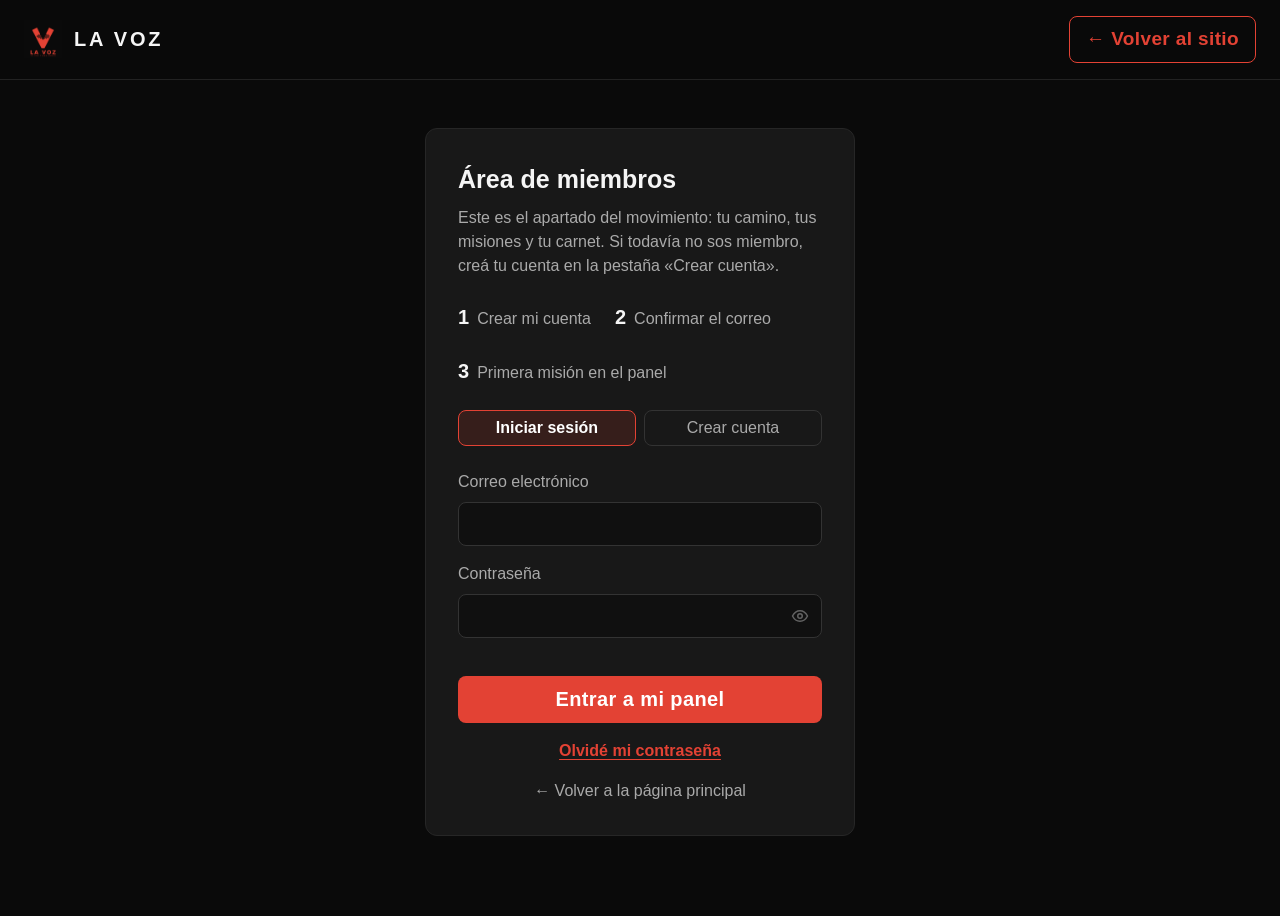
<file: panel.html>
<!DOCTYPE html>
<html lang="es">
<head>
<meta charset="UTF-8">
<meta name="viewport" content="width=device-width, initial-scale=1.0">
<meta http-equiv="Content-Security-Policy" content="default-src 'self'; script-src 'self' 'sha256-0fVFh/CE+pen40XLajxdyavyvnRzLs/bCJaTZxLYjbk='; style-src 'self' 'unsafe-inline' https://fonts.googleapis.com; font-src 'self' https://fonts.gstatic.com; img-src 'self' data: blob:; media-src 'self' blob: https://kgphnxetehgtlrjyvhmg.supabase.co; connect-src 'self' https://kgphnxetehgtlrjyvhmg.supabase.co wss://kgphnxetehgtlrjyvhmg.supabase.co https://api.pwnedpasswords.com; object-src 'none'; base-uri 'self'">
<title>Mi panel — LA VOZ</title>
<link rel="icon" href="favicon.ico" sizes="any">
<link rel="icon" type="image/png" sizes="192x192" href="favicon-192.png">
<link rel="apple-touch-icon" sizes="180x180" href="apple-touch-icon.png">
<link rel="stylesheet" href="estilos.css?v=20261014-auditoria">
<script src="supabase-js.min.js"></script>
<script src="html2canvas.min.js"></script>
<script src="config.js"></script>
<script src="misiones.js"></script>
</head>
<body>

<header class="site">
  <div class="bar">
    <a class="brand" href="index.html"><img src="img/web-2.png" alt="LA VOZ">LA VOZ</a>
    <div class="head-actions">
      <button class="btn btn-ingresar ghost" data-act="cerrarSesion">Salir</button>
    </div>
  </div>
</header>

<main class="wrap" style="padding-bottom:60px">

  <div id="aviso-demo" class="aviso demo" style="margin-top:18px">
    <strong>Modo demostración.</strong> Estás viendo el panel con datos de prueba (el backend aún no está
    conectado). Nada de lo que hagas acá se guarda en un servidor.
  </div>
  <div id="demo-switch" class="demo-switch" style="display:none">
    <span><strong>Vista previa de roles:</strong></span>
    <span id="demo-roles"></span>
  </div>
  <div id="aviso" class="aviso"></div>

  <!-- ============================ IDENTIDAD ============================ -->
  <div class="panel-head">
    <div class="miembro-id">
      <img src="img/web-2.png" alt="LA VOZ">
      <div>
        <div class="nombre" id="mi-nombre"><span class="skl nombre" aria-hidden="true"></span></div>
        <div>
          <span class="badge rango" id="mi-rango">—</span>
          <span class="badge lvz" id="mi-lvz">—</span>
        </div>
      </div>
    </div>
  </div>

  <div id="zona-celebracion"></div>

  <!-- ============================ MI CAMINO ============================
       Primera zona del panel (B1-31): al entrar, la primera misión es
       la única siguiente acción destacada. -->
  <section class="seccion" id="seccion-camino">
    <h2>Mi camino</h2>
    <p class="desc" id="camino-desc">Tus misiones para el siguiente rango.</p>
    <div class="progreso-barra"><div id="barra-progreso"></div></div>
    <div class="progreso-txt" id="texto-progreso"></div>
    <div id="lista-misiones"><div class="skl mision" aria-hidden="true"></div><div class="skl mision" aria-hidden="true"></div><div class="skl mision" aria-hidden="true"></div></div>
    <p style="color:var(--gray);font-size:1rem;margin-top:16px">
      Completar las misiones te habilita para el ascenso. Hasta Orador, el rango lo
      mueve tu Guía dentro de tu célula; Guía y Maestro los designa el Fundador,
      con el Acta de Ascenso firmada.
    </p>
  </section>

  <div class="grid2">
    <!-- ============================ MI CÉLULA ============================ -->
    <section class="card">
      <h3>Mi célula</h3>
      <div id="mi-celula"><span class="skl linea" style="width:70%" aria-hidden="true"></span><span class="skl linea" style="width:45%" aria-hidden="true"></span></div>
    </section>

    <!-- ============================ MI CARNET ============================ -->
    <section class="card">
      <h3>Mi carnet</h3>
      <div class="carnet" id="carnet">
        <div class="c-head">
          <img src="img/web-2.png" alt="">
          <div>
            <div class="c-brand">LA VOZ</div>
            <div class="c-sub">CARNET DE INTEGRANTE</div>
          </div>
        </div>
        <div class="c-nombre" id="carnet-nombre">—</div>
        <div class="c-fila">
          <div><div class="k">N.º DE INTEGRANTE</div><div class="v" id="carnet-lvz">—</div></div>
          <div><div class="k">RANGO</div><div class="v" id="carnet-rango">—</div></div>
        </div>
        <div class="c-motto">Nadie se forja solo.</div>
      </div>
      <div style="margin-top:16px">
        <button class="btn small" data-act="descargarCarnet">Descargar mi carnet (PNG)</button>
      </div>
    </section>
  </div>

  <!-- Las secciones de Guía y de Fundador se construyen por JavaScript SOLO
       si el rango del miembro lo habilita. Un miembro sin ese rango ni
       siquiera recibe ese HTML. La barrera real, de todos modos, vive en el
       backend: políticas RLS + la RPC `set_rank` (que exige rank='fundador'
       en el servidor) verifican el rol en cada llamada. -->
  <div id="zona-datos"></div>
  <div id="zona-referidos"></div>
  <div id="zona-documentos"></div>
  <div id="zona-solicitud"></div>
  <div id="zona-guia"></div>
  <div id="zona-admin"></div>

</main>

<footer class="site">
  <div class="f-motto">Nadie se forja solo.</div>
  <div>LA VOZ — Movimiento de la palabra, el ejemplo y el cuerpo.</div>
</footer>

<script>
/* ==========================================================================
   PANEL DEL MIEMBRO
   Fuentes de datos (backend Supabase — fuente de verdad: ../backend/schema.sql
   y ../backend/storage.sql; ver config.js y README.md):
     profiles(id, full_name, lvz_number, lvz_code, rank, cell_id,
              status, welcome_sent_at, created_at, referred_by)
       — la columna email NO se lee por consulta directa: los privilegios
         por columna de la base la reservan (el correo propio sale de la
         sesión de Auth; el del padrón completo, de la RPC
         founder_members_admin). rank es el enum del backend:
         aspirante|iniciado|orador|guia|maestro|fundador (Fundador NO es una
         marca aparte: es el valor 'fundador' de la columna rank).
     cells(id, name, city, country, meeting_place, meeting_day, guide_id)
       — el Guía de una célula es cells.guide_id; de ahí nacen sus derechos
         de revisión, no de su propio cell_id.
     missions(key, from_rank, to_rank, pillar, kind, title, rubric, sort)
     submissions(id, user_id, mission_key, storage_path, note, status,
                 reviewed_by, reviewed_at, review_note)
       — status: pendiente|en_revision|aprobada|rechazada. El "progreso" del
         panel se DERIVA de los envíos: no existe tabla de progreso.
     rank_history — bitácora de cambios de rango (set_rank la escribe).
     Storage: bucket privado "videos", ruta = {user_id}/{mission_key}/{archivo}
   ========================================================================== */

const MISION_POR_ID = {};
Object.values(MISIONES_POR_RANGO).flat().forEach(m => { MISION_POR_ID[m.id] = m; });

/* Columnas de `profiles` que el panel lee por consulta directa. La base
   concede SELECT solo sobre esta lista (privilegios por columna, A6):
   sin email, sin dob, sin privacy_accepted_at. Nada de select("*"). */
const COLUMNAS_PERFIL = "id, full_name, lvz_number, lvz_code, rank, cell_id, status, referred_by, created_at, welcome_sent_at";

const ESTADO = {
  demo: !BACKEND_ACTIVO,
  usuarioId: null,
  perfil: null,     // fila de profiles: {id, full_name, lvz_number, lvz_code, rank, cell_id, status}
  celula: null,     // fila de cells + guia_nombre resuelto: {name, meeting_day, meeting_place, guide_id, guia_nombre}
  celulaGuiada: null, // la célula donde soy guide_id (solo Guía/Maestro)
  progreso: {},     // mission_key -> {estado, storage_path, review_note, sub_id} (derivado de submissions)
  miembrosCelula: [],   // solo Guía/Maestro
  progresoCelula: {},   // usuario_id -> {mision_id -> registro} (Guía)
  revisiones: [],       // registros en_revision de mi célula (Guía)
  todosMiembros: [],    // solo Fundador
  celulasPorId: {},
  datosPropios: null,   // {whatsapp, pais, estado, ciudad, documento} — solo mi fila (RPC my_contact_data)
};

function esc(s) {
  return String(s == null ? "" : s)
    .replace(/&/g, "&amp;").replace(/</g, "&lt;").replace(/>/g, "&gt;")
    .replace(/"/g, "&quot;");
}
function mostrarAviso(texto, tipo) {
  const a = document.getElementById("aviso");
  a.textContent = texto;
  a.className = "aviso visible " + tipo;
  a.scrollIntoView({ behavior: "smooth", block: "center" });
}
function badgeEstado(estado) {
  const txt = { pendiente: "Pendiente", en_revision: "En revisión", aprobada: "Aprobada", rechazada: "Devuelta" }[estado] || estado;
  return `<span class="badge ${estado}">${txt}</span>`;
}

/* Acciones de los botones (también los generados por JS): NADA de onclick
   inline — la CSP de la página solo permite scripts propios o con hash y
   bloquearía los atributos onclick. Un único listener delegado despacha
   por data-act / data-a / data-b / data-c hacia esta tabla. */
function cerrarFicha() {
  const z = document.getElementById("ficha-miembro");
  if (z) z.innerHTML = "";
}
const ACCIONES = {
  cerrarSesion: () => cerrarSesion(),
  cerrarCelebracion: () => cerrarCelebracion(),
  irAPrimeraMision: () => {
    const s = document.getElementById("seccion-camino");
    if (s) s.scrollIntoView({ behavior: "smooth", block: "start" });
  },
  cerrarFicha: () => cerrarFicha(),
  descargarCarnet: () => descargarCarnet(),
  guardarMisDatos: () => guardarMisDatos(),
  copiarEnlaceReferido: () => copiarEnlaceReferido(),
  enviarSolicitud: () => enviarSolicitud(),
  crearMiCelula: () => crearMiCelula(),
  adminCrearCelula: () => adminCrearCelula(),
  adminPublicarDocumento: () => adminPublicarDocumento(),
  mostrarTabAdmin: a => mostrarTabAdmin(a),
  demoCambiarRol: a => demoCambiarRol(a),
  subirVideo: a => subirVideo(a),
  solicitarAtestacion: a => solicitarAtestacion(a),
  guiaAsignarRango: a => guiaAsignarRango(a),
  sumarAMiCelula: a => sumarAMiCelula(a),
  adminVerFicha: a => adminVerFicha(a),
  adminAsignarRango: a => adminAsignarRango(a),
  adminQuitarCelula: a => adminQuitarCelula(a),
  adminNombrarGuia: a => adminNombrarGuia(a),
  descargarDocumento: a => descargarDocumento(Number(a)),
  adminAlternarDocumento: a => adminAlternarDocumento(Number(a)),
  adminQuitarDocumento: a => adminQuitarDocumento(Number(a)),
  aprobarSolicitud: a => aprobarSolicitud(Number(a)),
  rechazarSolicitud: a => rechazarSolicitud(Number(a)),
  verVideoPendiente: a => verVideoPendiente(Number(a)),
  descargarVideoPendiente: a => descargarVideoPendiente(Number(a)),
  verVideoRevision: (a, b) => verVideoRevision(a, b),
  descargarVideoRevision: (a, b) => descargarVideoRevision(a, b),
  resolverRevision: (a, b, c) => resolverRevision(a, b, c === "true"),
  resolverRevisionFundador: (a, b) => resolverRevisionFundador(Number(a), b === "true"),
};
document.addEventListener("click", function (e) {
  const t = e.target && e.target.closest ? e.target.closest("[data-act]") : null;
  if (!t) return;
  const fn = ACCIONES[t.getAttribute("data-act")];
  if (fn) fn(t.getAttribute("data-a"), t.getAttribute("data-b"), t.getAttribute("data-c"));
});

/* Convierte filas de `submissions` (ordenadas por created_at ascendente) en
   el mapa de pantalla { mission_key -> {estado, storage_path, review_note,
   sub_id} }. Regla: manda el envío "vivo" (pendiente/en_revision/aprobada;
   el índice único de la base garantiza a lo sumo uno por misión); un envío
   vivo en 'pendiente' o 'en_revision' se muestra "en_revision" (ya salió de
   las manos del integrante y espera revisión); si solo hay envíos
   'rechazada', se muestra el último como "Devuelta" y puede reenviarse. */
function progresoDesdeSubmissions(filas) {
  const mapa = {};
  (filas || []).forEach(s => {
    const estado = s.status === "aprobada" ? "aprobada"
      : s.status === "rechazada" ? "rechazada" : "en_revision";
    const prev = mapa[s.mission_key];
    if (prev && prev.estado === "aprobada" && estado !== "aprobada") return;
    mapa[s.mission_key] = {
      estado,
      storage_path: s.storage_path || null,
      review_note: s.review_note || null,
      sub_id: s.id,
    };
  });
  return mapa;
}

/* ============================ DATOS DEMO ============================
   Los datos de prueba tienen LA MISMA forma que el esquema real
   (profiles / cells / submissions de ../backend/schema.sql). */
function cargarDemo() {
  const nombreGuardado = (() => { try { return sessionStorage.getItem("lavoz_demo_nombre"); } catch (e) { return null; } })();
  ESTADO.usuarioId = "demo-yo";
  ESTADO.perfil = {
    id: "demo-yo",
    full_name: nombreGuardado || "Miembro Demo",
    email: "demo@lavoz.example",
    lvz_number: 123,
    lvz_code: "LVZ-0123",
    rank: "aspirante",
    cell_id: "demo-celula",
    status: "active",
  };
  ESTADO.celula = {
    id: "demo-celula", name: "Célula Central", city: null, country: null,
    meeting_day: "Sábados · 10:00", meeting_place: "Punto de encuentro de la célula",
    guide_id: "demo-g1", guia_nombre: "Guía Demo",
  };
  ESTADO.celulaGuiada = ESTADO.celula;
  ESTADO.progreso = {
    "asp_ini_ejemplo_logistica": { estado: "aprobada", storage_path: null, review_note: null, sub_id: "demo-s1" },
    "asp_ini_palabra_video": { estado: "en_revision", storage_path: "demo-yo/asp_ini_palabra_video/demo.mp4", review_note: null, sub_id: "demo-s2" },
  };
  ESTADO.miembrosCelula = [
    { id: "demo-m1", full_name: "Miembro Uno", lvz_number: 124, lvz_code: "LVZ-0124", rank: "aspirante", cell_id: "demo-celula", status: "active" },
    { id: "demo-m2", full_name: "Miembro Dos", lvz_number: 125, lvz_code: "LVZ-0125", rank: "iniciado", cell_id: "demo-celula", status: "active" },
    { id: "demo-m3", full_name: "Miembro Tres", lvz_number: 126, lvz_code: "LVZ-0126", rank: "orador", cell_id: "demo-celula", status: "active" },
  ];
  ESTADO.progresoCelula = {
    "demo-m1": { "asp_ini_palabra_video": { estado: "en_revision", storage_path: "demo-m1/asp_ini_palabra_video/discurso.mp4", review_note: null, sub_id: "demo-s3" } },
    "demo-m2": { "ini_ora_palabra_video": { estado: "en_revision", storage_path: "demo-m2/ini_ora_palabra_video/grabado.mp4", review_note: null, sub_id: "demo-s4" } },
    "demo-m3": {},
  };
  ESTADO.todosMiembros = [
    ESTADO.perfil,
    ...ESTADO.miembrosCelula,
    { id: "demo-g1", full_name: "Guía Demo", lvz_number: 100, lvz_code: "LVZ-0100", rank: "guia", cell_id: "demo-celula", status: "active" },
  ];
  ESTADO.celulasPorId = { "demo-celula": { id: "demo-celula", name: "Célula Central" } };
  ESTADO.datosPropios = {
    whatsapp: "", pais: "", estado: "", ciudad: "", documento: "",
  };
  ESTADO.todosMiembros.forEach((m, i) => {
    m.whatsapp = "+598 99 000 00" + i;
    m.pais = "Uruguay"; m.estado = "Montevideo"; m.ciudad = "Montevideo";
    m.documento = "Documento demo " + (i + 1);
  });

  document.getElementById("aviso-demo").classList.add("visible");
  const sw = document.getElementById("demo-switch");
  sw.style.display = "flex";
  const roles = [...RANGOS, RANGO_FUNDADOR];
  document.getElementById("demo-roles").innerHTML = roles.map(r =>
    `<button data-rol="${r}" data-act="demoCambiarRol" data-a="${r}">${nombreRango(r)}</button>`).join(" ");
  demoMarcarRolActivo();
}
function demoMarcarRolActivo() {
  const actual = ESTADO.perfil.rank;
  document.querySelectorAll("#demo-roles button").forEach(b =>
    b.classList.toggle("activo", b.getAttribute("data-rol") === actual));
}
function demoCambiarRol(rol) {
  ESTADO.perfil.rank = rol;
  if (rol === RANGO_FUNDADOR) {
    ESTADO.perfil.full_name = "Fundador (demo)";
    ESTADO.perfil.lvz_number = 1;
    ESTADO.perfil.lvz_code = "LVZ-0001";
  } else {
    if (ESTADO.perfil.lvz_code === "LVZ-0001") {
      ESTADO.perfil.lvz_number = 123;
      ESTADO.perfil.lvz_code = "LVZ-0123";
    }
    if (ESTADO.perfil.full_name === "Fundador (demo)") ESTADO.perfil.full_name = "Miembro Demo";
  }
  demoMarcarRolActivo();
  renderTodo();
}

/* ============================ CARGA REAL ============================ */
async function fijarCelula(cel) {
  ESTADO.celula = cel;
  if (cel.guide_id === ESTADO.usuarioId) {
    ESTADO.celula.guia_nombre = "Vos";
  } else if (cel.guide_id) {
    const sb = getSupabase();
    const { data: guia } = await sb.from(TABLA_PROFILES)
      .select("full_name").eq("id", cel.guide_id).single();
    if (guia) ESTADO.celula.guia_nombre = guia.full_name;
  }
}

async function cargarReal() {
  const sb = getSupabase();
  const { data: ses } = await sb.auth.getSession();
  if (!ses || !ses.session) { window.location.href = "ingresar.html"; return; }
  ESTADO.usuarioId = ses.session.user.id;

  const { data: perfil, error } = await sb
    .from(TABLA_PROFILES).select(COLUMNAS_PERFIL).eq("id", ESTADO.usuarioId).single();
  if (error || !perfil) {
    /* Sin fila visible: la cuenta puede estar desactivada (la RLS solo deja
       leer perfiles 'active') o el perfil aún no se creó. */
    mostrarAviso("Tu cuenta existe, pero tu perfil de miembro no está disponible. Avisale al Fundador.", "error");
    return;
  }
  ESTADO.perfil = perfil;

  /* Mi célula de membresía (profiles.cell_id) */
  if (perfil.cell_id) {
    const { data: cel } = await sb.from(TABLA_CELLS).select("*").eq("id", perfil.cell_id).single();
    if (cel) await fijarCelula(cel);
  }

  /* Mis envíos → mi progreso (derivado de submissions) */
  const { data: subs } = await sb.from(TABLA_SUBMISSIONS)
    .select("*").eq("user_id", ESTADO.usuarioId).order("created_at", { ascending: true });
  ESTADO.progreso = progresoDesdeSubmissions(subs || []);

  /* Guía/Maestro: mi célula ES la que tiene guide_id = yo (modelo del
     backend). Sus miembros son los profiles con ese cell_id, y sus envíos
     son los que yo reviso. */
  if (perfil.rank === "guia" || perfil.rank === "maestro") {
    const { data: guiadas } = await sb.from(TABLA_CELLS)
      .select("*").eq("guide_id", ESTADO.usuarioId).limit(1);
    const cel = guiadas && guiadas[0];
    if (cel) {
      ESTADO.celulaGuiada = cel;
      if (!ESTADO.celula) await fijarCelula(cel);
      const { data: miembros } = await sb.from(TABLA_PROFILES)
        .select(COLUMNAS_PERFIL).eq("cell_id", cel.id).neq("id", ESTADO.usuarioId);
      ESTADO.miembrosCelula = miembros || [];
      const ids = ESTADO.miembrosCelula.map(m => m.id);
      if (ids.length) {
        const { data: subsCel } = await sb.from(TABLA_SUBMISSIONS)
          .select("*").in("user_id", ids).order("created_at", { ascending: true });
        const porUsuario = {};
        (subsCel || []).forEach(s => {
          if (!porUsuario[s.user_id]) porUsuario[s.user_id] = [];
          porUsuario[s.user_id].push(s);
        });
        Object.keys(porUsuario).forEach(uid => {
          ESTADO.progresoCelula[uid] = progresoDesdeSubmissions(porUsuario[uid]);
        });
      }
    }
  }

  /* Fundador: rank === 'fundador' — lee a todos (RLS profiles_read_founder) */
  if (perfil.rank === RANGO_FUNDADOR) {
    const { data: todos } = await sb.from(TABLA_PROFILES).select(COLUMNAS_PERFIL).order("lvz_number");
    ESTADO.todosMiembros = todos || [];
    /* Confirmación del correo y último ingreso: viven en auth.users; la
       RPC founder_members_admin (solo Fundador) los trae para la tabla y
       la ficha de cada miembro. Si la RPC aún no existe, el panel sigue. */
    const { data: adminExtra } = await sb.rpc("founder_members_admin");
    if (adminExtra) {
      const porIdAdmin = {};
      adminExtra.forEach(r => { porIdAdmin[r.id] = r; });
      ESTADO.todosMiembros.forEach(m => {
        const x = porIdAdmin[m.id];
        if (x) {
          m.email_confirmed = x.email_confirmed;
          m.last_sign_in_at = x.last_sign_in_at;
          if (x.email) m.email = x.email;
          /* Datos de contacto e identidad (02000): solo el Fundador los
             recibe, por esta misma RPC — no hay grant de columna. */
          m.whatsapp = x.whatsapp;
          m.pais = x.pais;
          m.estado = x.estado;
          m.ciudad = x.ciudad;
          m.documento = x.documento;
        }
      });
    }
    const { data: cels } = await sb.from(TABLA_CELLS).select("id, name");
    (cels || []).forEach(c => { ESTADO.celulasPorId[c.id] = c; });
    /* El Fundador revisa TODO: carga todos los envíos para su panel de
       revisiones (ver / descargar / atestiguar / devolver cualquier video). */
    const { data: subsTodos } = await sb.from(TABLA_SUBMISSIONS)
      .select("*").order("created_at", { ascending: true });
    ESTADO.submissionsTodos = subsTodos || [];
  }
  /* Documentos publicados: la RLS ya filtra por rango (el fundador ve todos). */
  const { data: docs } = await sb.from(TABLA_DOCUMENTS)
    .select("*").order("created_at", { ascending: false });
  ESTADO.documentos = docs || [];
  /* Solicitudes de célula: la mía (formulario/estado) y, si soy fundador,
     todas (para resolverlas desde Administración). */
  const { data: misSol } = await sb.from(TABLA_CELL_APPLICATIONS)
    .select("*").eq("user_id", ESTADO.usuarioId)
    .order("created_at", { ascending: false });
  ESTADO.miSolicitud = (misSol && misSol[0]) || null;
  if (perfil.rank === RANGO_FUNDADOR) {
    const { data: sols } = await sb.from(TABLA_CELL_APPLICATIONS)
      .select("*").order("created_at", { ascending: false });
    ESTADO.solicitudes = sols || [];
    /* Visitas a la web (contador propio): total y últimos 30 días. */
    const { count: totalVisitas } = await sb.from("page_views")
      .select("*", { count: "exact", head: true });
    const hace30 = new Date(Date.now() - 30 * 24 * 3600 * 1000).toISOString();
    const { data: ultimas } = await sb.from("page_views")
      .select("created_at").gte("created_at", hace30)
      .order("created_at", { ascending: false });
    ESTADO.visitas = { total: totalVisitas || 0, filas: ultimas || [] };
  }
  /* Mis referidos ("cada uno trae uno"): a quiénes traje yo. */
  const { data: refs } = await sb.rpc("my_referrals");
  ESTADO.referidos = refs || [];
  /* Mis datos de contacto e identidad (02000): la RPC my_contact_data
     devuelve SOLO mi fila. Las columnas no tienen grant de lectura
     general: ni mis compañeros de célula ni mi Guía pueden verlas. */
  const { data: misDatos } = await sb.rpc("my_contact_data");
  ESTADO.datosPropios = (misDatos && misDatos[0]) || {};
  /* Los miembros de mi célula (nombre, rango, quién guía). */
  const { data: mates } = await sb.rpc("my_cellmates");
  ESTADO.hermanosCelula = mates || [];
  /* Celebración de ascenso: si el rango subió desde la última vez que
     este dispositivo vio el panel, lo recibimos con la noticia y lo que
     se le acaba de desbloquear. Vale para cualquier vía de ascenso
     (Fundador, guía de su célula, designación): compara el rango que
     tiene contra el último visto, no quién hizo el clic. */
  try {
    const clave = "lvz_rango_visto_" + ESTADO.usuarioId;
    const visto = localStorage.getItem(clave);
    const orden = r => [...RANGOS, RANGO_FUNDADOR].indexOf(r);
    if (visto === null) {
      localStorage.setItem(clave, perfil.rank);
    } else if (orden(perfil.rank) > orden(visto)) {
      ESTADO.celebracion = {
        rango: perfil.rank,
        desbloqueados: (ESTADO.documentos || []).filter(d => d.min_rank === perfil.rank),
      };
      localStorage.setItem(clave, perfil.rank);
    } else if (visto !== perfil.rank) {
      localStorage.setItem(clave, perfil.rank);
    }
  } catch (err) {}
  renderTodo();
}

/* ============================ RENDER: IDENTIDAD ============================ */
function renderIdentidad() {
  const p = ESTADO.perfil;
  document.getElementById("mi-nombre").textContent = p.full_name;
  document.getElementById("mi-rango").textContent = nombreRango(p.rank);
  document.getElementById("mi-lvz").textContent = p.lvz_code || "Sin número asignado";
  document.getElementById("carnet-nombre").textContent = p.full_name;
  document.getElementById("carnet-lvz").textContent = p.lvz_code || "—";
  document.getElementById("carnet-rango").textContent = nombreRango(p.rank);
}
function renderCelula() {
  const c = ESTADO.celula;
  const el = document.getElementById("mi-celula");
  if (!c) {
    /* Estado vacío accionable (B1-29): declara el estado y enlaza a la
       tarea que lo llena — no es un callejón sin salida. */
    el.innerHTML = `<p style="color:#CFCFCF">Todavía no tenés una célula asignada: ese es tu estado hoy, no un error.</p>
    <p style="color:var(--gray);margin-top:8px">Tu siguiente paso: escribinos por WhatsApp y te sumamos a la próxima sesión. Y si querés fundar la tuya, presentá tu solicitud en esta misma página, más abajo.</p>
    <div style="margin-top:16px;display:flex;gap:8px;flex-wrap:wrap">
      <a class="btn small" href="https://wa.me/59891311418?text=Hola%2C%20todav%C3%ADa%20no%20tengo%20c%C3%A9lula%20asignada%20en%20LA%20VOZ" target="_blank" rel="noopener">Escribir por WhatsApp</a>
      <a class="btn small ghost" href="#zona-solicitud">Presentar mi solicitud</a>
    </div>`;
    return;
  }
  const zona = [c.city, c.country].filter(Boolean).join(", ");
  el.innerHTML = `
    <p><strong style="color:var(--white)">${esc(c.name)}</strong>${zona ? ` <span style="color:var(--gray)">· ${esc(zona)}</span>` : ""}</p>
    <p style="color:#CFCFCF">Guía: ${esc(c.guia_nombre || "—")}</p>
    <p style="color:#CFCFCF">Sesión: ${esc(c.meeting_day || "—")}</p>
    <p style="color:#CFCFCF">Lugar: ${esc(c.meeting_place || "—")}</p>
    ${ESTADO.hermanosCelula && ESTADO.hermanosCelula.length ? `
    <p style="color:#CFCFCF;margin-top:16px">Tus miembros en esta célula:</p>
    ${ESTADO.hermanosCelula.map(h => `
    <p style="padding:8px 0;border-bottom:1px solid var(--line);color:#CFCFCF">${esc(h.full_name)} <span style="color:var(--gray)">· ${esc(nombreRango(h.rank))}${h.is_guide ? " · tu Guía" : ""}</span></p>`).join("")}` : ``}`;
}
function descargarCarnet() {
  const nodo = document.getElementById("carnet");
  html2canvas(nodo, { backgroundColor: "#0A0A0A", scale: 2 }).then(canvas => {
    const a = document.createElement("a");
    a.download = "carnet-" + (ESTADO.perfil.lvz_code || "lavoz") + ".png";
    a.href = canvas.toDataURL("image/png");
    a.click();
  });
}

/* ============================ RENDER: MIS DATOS ============================
   WhatsApp, ubicación y documento del propio miembro (migración 02000).
   Se leen con la RPC my_contact_data (solo mi fila) y se guardan con
   update_my_contact (el servidor toca solo mis cinco columnas). */
function renderMisDatos() {
  const zona = document.getElementById("zona-datos");
  const d = ESTADO.datosPropios || {};
  const campo = "background:#141414;border:1px solid var(--line);color:var(--white);border-radius:8px;padding:10px 12px;width:100%;font:inherit";
  const faltan = !(d.whatsapp && d.pais && d.estado && d.ciudad && d.documento);
  zona.innerHTML = `
  <section class="seccion">
    <h2>Mis datos</h2>
    <p class="desc">Tu WhatsApp, dónde vivís y tu documento de identidad. Estos datos forman parte de tu registro como miembro.</p>
    <div class="card">
      ${faltan ? `<p style="color:#E8B04B;margin-bottom:12px">Todavía te faltan datos por completar: llenalos y guardá para completar tu registro de miembro.</p>` : ""}
      <div style="display:grid;gap:10px">
        <input type="tel" id="datos-whatsapp" placeholder="WhatsApp (con código de país) *" value="${esc(d.whatsapp || "")}" style="${campo}">
        <input type="text" id="datos-pais" placeholder="País *" value="${esc(d.pais || "")}" style="${campo}">
        <input type="text" id="datos-estado" placeholder="Estado, provincia o departamento *" value="${esc(d.estado || "")}" style="${campo}">
        <input type="text" id="datos-ciudad" placeholder="Ciudad *" value="${esc(d.ciudad || "")}" style="${campo}">
        <input type="text" id="datos-documento" placeholder="Documento de identidad *" value="${esc(d.documento || "")}" style="${campo}">
        <button class="btn" data-act="guardarMisDatos">Guardar mis datos</button>
      </div>
    </div>
  </section>`;
}

async function guardarMisDatos() {
  const val = id => ((document.getElementById(id) || {}).value || "").trim();
  const datos = {
    whatsapp: val("datos-whatsapp"),
    pais: val("datos-pais"),
    estado: val("datos-estado"),
    ciudad: val("datos-ciudad"),
    documento: val("datos-documento"),
  };
  if (!datos.whatsapp || !datos.pais || !datos.estado || !datos.ciudad || !datos.documento) {
    mostrarAviso("Completá todos tus datos: WhatsApp, país, estado/departamento, ciudad y documento.", "error");
    return;
  }
  if (datos.whatsapp.replace(/\D/g, "").length < 8) {
    mostrarAviso("El WhatsApp necesita al menos 8 dígitos, con código de país.", "error");
    return;
  }
  if (ESTADO.demo) {
    ESTADO.datosPropios = datos;
    renderMisDatos();
    mostrarAviso("Modo demostración: tus datos quedarían guardados así.", "demo");
    return;
  }
  const sb = getSupabase();
  const { error } = await sb.rpc("update_my_contact", {
    p_whatsapp: datos.whatsapp,
    p_pais: datos.pais,
    p_estado: datos.estado,
    p_ciudad: datos.ciudad,
    p_documento: datos.documento,
  });
  if (error) { mostrarAviso("No se pudieron guardar tus datos: " + error.message, "error"); return; }
  ESTADO.datosPropios = datos;
  renderMisDatos();
  mostrarAviso("Datos guardados.", "ok");
}

/* ============================ RENDER: MI CAMINO ============================ */
function renderCamino() {
  const rango = ESTADO.perfil.rank;
  const sig = siguienteRango(rango);
  const desc = document.getElementById("camino-desc");
  const lista = document.getElementById("lista-misiones");
  const barra = document.getElementById("barra-progreso");
  const texto = document.getElementById("texto-progreso");

  if (rango === RANGO_FUNDADOR) {
    desc.textContent = "Sos el Fundador: no hay rango sobre el tuyo. Tu camino es el movimiento entero — otorgás los rangos desde Administración.";
    barra.style.width = "100%";
    texto.textContent = "";
    lista.innerHTML = "";
    return;
  }
  if (!sig) {
    desc.textContent = "Alcanzaste el rango máximo de la escalera: Maestro. Tu misión ahora es formar a quienes te superarán.";
    barra.style.width = "100%";
    texto.textContent = "";
    lista.innerHTML = "";
    return;
  }

  const misiones = misionesDelSiguienteRango(rango);
  const total = totalPuntos(sig);
  const pts = puntosAprobados(misiones, ESTADO.progreso);
  desc.innerHTML = `Misiones para ascender de <strong>${esc(nombreRango(rango))}</strong> a <strong>${esc(nombreRango(sig))}</strong>.`;
  barra.style.width = (total ? Math.round((pts / total) * 100) : 0) + "%";
  texto.textContent = `${pts} / ${total} puntos — las misiones "en revisión" suman cuando tu Guía las atestigua.`;

  let html = "";
  /* Primera misión destacada (B1-31): mientras el miembro no tenga
     ninguna misión aprobada, la primera accionable se marca como su
     única siguiente acción. */
  const hayAprobada = misiones.some(m => {
    const r = ESTADO.progreso[m.id];
    return r && r.estado === "aprobada";
  });
  let destacadaUsada = false;
  ["palabra", "ejemplo", "cuerpo"].forEach(pilar => {
    const delPilar = misiones.filter(m => m.pilar === pilar);
    if (!delPilar.length) return;
    html += `<div class="pilar-titulo">${PILARES[pilar].nombre} — ${PILARES[pilar].frase}</div>`;
    delPilar.forEach(m => {
      const r = ESTADO.progreso[m.id];
      const est = r ? r.estado : "pendiente";
      const dest = !hayAprobada && !destacadaUsada && (est === "pendiente" || est === "rechazada");
      if (dest) destacadaUsada = true;
      html += tarjetaMision(m, dest);
    });
  });
  lista.innerHTML = html;
}

function tarjetaMision(m, destacada) {
  const reg = ESTADO.progreso[m.id];
  const estado = reg ? reg.estado : "pendiente";
  const tipoBadge = m.tipo === "casa"
    ? `<span class="badge casa">En casa · Video</span>`
    : `<span class="badge celula">En la célula · Testigo</span>`;

  /* "pendiente" (sin envío) y "rechazada" (devuelta) pueden (re)enviarse:
     en el backend, un envío rechazado no bloquea crear uno nuevo. */
  const puedeEnviar = estado === "pendiente" || estado === "rechazada";
  let acciones = "";
  if (estado === "rechazada") {
    acciones = `<p style="color:#FFB4AB;font-size:1rem;margin-top:8px">Devuelta por tu Guía${reg && reg.review_note ? ": " + esc(reg.review_note) : ""}. Podés volver a intentarla.</p>`;
  }
  if (puedeEnviar && m.tipo === "casa") {
    acciones += `
      <p style="color:var(--warn);font-size:1rem;margin-top:8px">Antes de grabar: este video lo verán tu Guía y el Fundador, y se borra 3 días después de la revisión. No grabes a terceros identificables ni a menores: un video así se devuelve sin calificar.</p>
      <div class="acciones">
        <input type="file" id="file-${m.id}" accept="video/*">
        <button class="btn small" data-act="subirVideo" data-a="${m.id}">Subir video</button>
      </div>`;
  } else if (puedeEnviar && m.tipo === "celula") {
    acciones += `
      <div class="acciones">
        <button class="btn small ghost" data-act="solicitarAtestacion" data-a="${m.id}">Ya la cumplí — pedir atestación</button>
      </div>`;
  } else if (estado === "en_revision") {
    acciones = `<p style="color:var(--warn);font-size:1rem;margin-top:8px">En revisión: tu Guía está verificando esta misión.</p>`;
  } else if (estado === "aprobada") {
    acciones = `<p style="color:#8FD79B;font-size:1rem;margin-top:8px">✔ Misión aprobada y atestiguada.</p>`;
  }

  const regla = m.videoDiscurso
    ? `<p class="regla">Regla del video: ${REGLA_VIDEO_DISCURSO}</p>` : "";
  const serie = m.serie
    ? `<p class="regla">Misión en serie: un video de control por mes.</p>` : "";

  return `
  <div class="mision${destacada ? " proxima" : ""}">
    ${destacada ? `<p class="siguiente-etiqueta">Tu siguiente acción</p>` : ""}
    <div class="m-top">
      <h3>${esc(m.titulo)}</h3>
      <span class="pts">${m.puntos} pts</span>
    </div>
    <div style="display:flex;gap:8px;flex-wrap:wrap;margin-top:4px">
      ${tipoBadge} ${badgeEstado(estado)}
    </div>
    <p>${esc(m.descripcion)}</p>
    ${regla}${serie}
    ${acciones}
  </div>`;
}

/* ======================= ACCIONES SOBRE MISIONES =======================
   En el backend NO hay tabla de progreso: enviar una misión es INSERTAR una
   fila en `submissions` con status 'pendiente' (la RLS exige ese status al
   crear). El Guía la pasa a 'aprobada' o 'rechazada' completando
   reviewed_by / reviewed_at. Reenviar tras una devolución = un INSERT
   nuevo (el índice único "vivo" de la base lo permite). */
async function crearEnvio(misionId, cambios) {
  if (ESTADO.demo) {
    ESTADO.progreso[misionId] = Object.assign(
      {}, ESTADO.progreso[misionId] || { estado: "pendiente", storage_path: null, review_note: null },
      cambios
    );
    return true;
  }
  const sb = getSupabase();
  const fila = {
    user_id: ESTADO.usuarioId,
    mission_key: misionId,
    storage_path: cambios.storage_path || null,
    note: cambios.note || null,
    file_hash: cambios.file_hash || null,
    status: "pendiente",
  };
  const { data, error } = await sb.from(TABLA_SUBMISSIONS)
    .insert(fila).select().single();
  if (error) { mostrarAviso("Error al enviar la misión: " + error.message, "error"); return false; }
  ESTADO.progreso[misionId] = {
    estado: "en_revision",
    storage_path: data.storage_path || null,
    review_note: null,
    sub_id: data.id,
  };
  return true;
}

async function subirVideo(misionId) {
  const input = document.getElementById("file-" + misionId);
  if (!input || !input.files || !input.files[0]) {
    mostrarAviso("Primero elegí el archivo de video de la misión.", "error");
    return;
  }
  const file = input.files[0];

  if (ESTADO.demo) {
    await crearEnvio(misionId, { estado: "en_revision", storage_path: "demo/" + file.name });
    mostrarAviso("Modo demostración: el video quedó marcado «en revisión» (no se subió a ningún servidor).", "ok");
    renderCamino();
    return;
  }

  const sb = getSupabase();
  /* Hash SHA-256 exacto del archivo (A9): queda guardado en el envío y
     detecta gratis el fraude más burdo — el mismo video presentado por
     dos cuentas distintas. Si el hash falla, la subida sigue sin él. */
  let fileHash = null;
  try {
    const buf = await crypto.subtle.digest("SHA-256", await file.arrayBuffer());
    fileHash = Array.from(new Uint8Array(buf))
      .map(b => b.toString(16).padStart(2, "0")).join("");
  } catch (e) { fileHash = null; }
  /* Ruta obligatoria del bucket "videos": {user_id}/{mission_key}/{archivo}
     (storage.sql). Las políticas de Storage solo dejan a cada miembro
     escribir dentro de su propia carpeta. */
  const ruta = `${ESTADO.usuarioId}/${misionId}/${Date.now()}-${file.name}`;
  const { error: errUp } = await sb.storage.from(BUCKET_VIDEOS)
    .upload(ruta, file, { upsert: true });
  if (errUp) { mostrarAviso("No se pudo subir el video: " + errUp.message, "error"); return; }

  if (await crearEnvio(misionId, { storage_path: ruta, file_hash: fileHash })) {
    mostrarAviso("Video subido. Tu misión quedó «en revisión»: tu Guía la va a verificar.", "ok");
    renderCamino();
  }
}

async function solicitarAtestacion(misionId) {
  const cambios = ESTADO.demo
    ? { estado: "en_revision", storage_path: null }
    : { note: "Solicito la atestación de mi Guía: ya cumplí esta misión en la célula." };
  if (await crearEnvio(misionId, cambios)) {
    mostrarAviso("Listo: tu Guía ya puede atestiguar esta misión desde su panel.", "ok");
    renderCamino();
  }
}

/* ==================== CADA UNO TRAE UNO (referidos) ====================
   Enlace personal ?ref=LVZ-XXXX: quien se registra desde él queda
   marcado como un miembro que yo traje. El contador y la lista salen de
   la base de datos (función my_referrals): viven en el servidor, así que
   ningún cambio de la web los puede borrar. */
function enlaceReferido() {
  const p = ESTADO.perfil;
  return "https://lavoz-movimiento.github.io/ingresar.html?ref=LVZ-" +
    String(p.lvz_number).padStart(4, "0");
}

function renderReferidos() {
  const zona = document.getElementById("zona-referidos");
  const refs = ESTADO.referidos || [];
  /* Un miembro traído CUENTA cuando confirmó su correo y su primera
     misión fue aprobada (lo calcula el servidor en my_referrals:
     qualifies). Antes de eso figura en la lista, pero no suma. */
  const queCuentan = refs.filter(r => r.qualifies).length;
  const filas = refs.map(r => `
    <p style="padding:8px 0;border-bottom:1px solid var(--line)">
      <strong style="color:var(--white)">${esc(r.full_name)}</strong>
      <span style="color:var(--gray)">· ${esc(nombreRango(r.rank))}${r.cell_id ? " · ya está en una célula" : " · todavía sin célula"}</span>${r.qualifies ? "" : `<span style="color:#E8B04B"> · todavía no cuenta: sin confirmar o sin misión aprobada</span>`}
    </p>`).join("");
  zona.innerHTML = `
  <section class="seccion">
    <h2>Cada uno trae uno</h2>
    <p class="desc">Tu enlace de invitación es personal y es tuyo en cualquier rango: quien crea su cuenta desde él queda registrado como un miembro que trajiste vos.</p>
    <div class="card">
      <p style="color:var(--gray);font-size:.9rem">TU ENLACE DE INVITACIÓN</p>
      <p style="word-break:break-all;color:var(--white);margin:6px 0 12px">${enlaceReferido()}</p>
      <button class="btn small" data-act="copiarEnlaceReferido">Copiar mi enlace</button>
      <p style="margin-top:16px">Miembros traídos: <strong style="color:var(--white);font-size:1.35rem">${queCuentan}</strong></p>
      <p style="color:var(--gray);font-size:.88rem">Un miembro cuenta cuando confirmó su correo y su primera misión fue aprobada: traer es el primer paso; que se forje, el que vale.</p>
      ${filas}
    </div>
  </section>`;
}

function copiarEnlaceReferido() {
  const link = enlaceReferido();
  if (navigator.clipboard && navigator.clipboard.writeText) {
    navigator.clipboard.writeText(link).then(
      () => mostrarAviso("Enlace copiado: compartilo con tu próximo miembro.", "ok"),
      () => mostrarAviso("Copialo a mano: " + link, "demo"));
  } else {
    mostrarAviso("Tu enlace: " + link, "demo");
  }
}

/* ==================== ABRÍ TU CÉLULA (solicitud) ====================
   El camino del fundador de célula adentro del sistema: el miembro
   presenta su solicitud (dónde, con quiénes, por qué), el Fundador la lee,
   entrevista y designa. La designación la ejecuta el servidor
   (approve_cell_application): crea la célula, sube al miembro a Guía y el
   kit de fundación se desbloquea solo, por rango. */
function renderSolicitud() {
  const zona = document.getElementById("zona-solicitud");
  const p = ESTADO.perfil;
  if (p.rank === RANGO_FUNDADOR) { zona.innerHTML = ""; return; }
  if (p.rank === "guia" || p.rank === "maestro") {
    zona.innerHTML = `
    <section class="seccion">
      <h2>Abrí tu célula</h2>
      <div class="card"><p style="color:#CFCFCF">Ya estás en el camino de guiar. Cuando tu célula esté lista para su designación formal, el Fundador la activa con tu Acta de Designación y el kit completo.</p></div>
    </section>`;
    return;
  }
  const s = ESTADO.miSolicitud;
  const campo = "background:#141414;border:1px solid var(--line);color:var(--white);border-radius:8px;padding:10px 12px;width:100%;font:inherit";
  let cuerpo = "";
  if (s && s.status === "pendiente") {
    cuerpo = `<div class="card">
      <h3>Tu solicitud está presentada</h3>
      <p style="color:#CFCFCF">Ciudad: <strong style="color:var(--white)">${esc(s.city)}, ${esc(s.country)}</strong> · Miembros en vista: ${s.group_ready}</p>
      <p style="color:#CFCFCF">El Fundador la está leyendo. El paso siguiente es la entrevista por videollamada: tené tu WhatsApp a mano, te contacta por ahí.</p>
    </div>`;
  } else if (s && s.status === "aprobada") {
    cuerpo = `<div class="card">
      <h3>¡Designado!</h3>
      <p style="color:#CFCFCF">Tu célula quedó creada y tu rango de Guía, activo. El kit de fundación ya está en tu sección de Documentos.</p>
    </div>`;
  } else {
    const avisoRechazo = (s && s.status === "rechazada")
      ? `<p style="color:#E8B04B;margin-bottom:12px">Tu solicitud anterior no prosperó esta vez. El camino sigue abierto: fortalecé tu formación, reuní a tus integrantes y volvé a presentarla.</p>` : "";
    cuerpo = `${avisoRechazo}<div class="card">
      <div style="display:grid;gap:10px">
        <input type="text" id="sol-pais" placeholder="País *" style="${campo}">
        <input type="text" id="sol-ciudad" placeholder="Ciudad o localidad *" style="${campo}">
        <input type="text" id="sol-lugar" placeholder="Lugar donde se reunirían (plaza, parque, salón…)" style="${campo}">
        <input type="text" id="sol-dia" placeholder="Día y hora pensados (ej.: sábados 10:00)" style="${campo}">
        <input type="number" id="sol-grupo" min="0" max="30" placeholder="¿Cuántos integrantes tenés reunidos o en vista?" style="${campo}">
        <textarea id="sol-porque" rows="4" placeholder="¿Por qué querés abrir una célula en tu ciudad? Contalo con tus palabras. *" style="${campo}"></textarea>
        <button class="btn" data-act="enviarSolicitud">Presentar mi solicitud</button>
      </div>
    </div>`;
  }
  zona.innerHTML = `
  <section class="seccion">
    <h2>Abrí tu célula</h2>
    <p class="desc">LA VOZ crece ciudad por ciudad. Si en la tuya todavía no hay célula, podés fundarla: presentá tu solicitud, el Fundador te entrevista y, si te designa, se te desbloquea el kit completo de fundación.</p>
    ${cuerpo}
  </section>`;
}

async function enviarSolicitud() {
  const val = id => (document.getElementById(id) || {}).value || "";
  const pais = val("sol-pais").trim();
  const ciudad = val("sol-ciudad").trim();
  const porque = val("sol-porque").trim();
  if (!pais || !ciudad || !porque) {
    mostrarAviso("Completá país, ciudad y tu por qué: son el corazón de la solicitud.", "error");
    return;
  }
  if (ESTADO.demo) {
    mostrarAviso("Modo demostración: acá se presentaría tu solicitud.", "demo");
    return;
  }
  const sb = getSupabase();
  const { data, error } = await sb.from(TABLA_CELL_APPLICATIONS).insert({
    user_id: ESTADO.usuarioId,
    country: pais,
    city: ciudad,
    meeting_place: val("sol-lugar").trim() || null,
    meeting_day: val("sol-dia").trim() || null,
    group_ready: parseInt(val("sol-grupo"), 10) || 0,
    why: porque,
  }).select("*").single();
  if (error) { mostrarAviso("No se pudo presentar: " + error.message, "error"); return; }
  ESTADO.miSolicitud = data;
  renderSolicitud();
  mostrarAviso("Solicitud presentada. El Fundador la va a leer: el próximo paso es la entrevista.", "ok");
}

/* ==================== DOCUMENTOS DEL MOVIMIENTO ====================
   Los documentos publicados cuyo rango mínimo el miembro alcanza (la RLS
   ya filtró en el servidor: acá solo se pinta). La descarga usa una URL
   firmada del bucket privado «documentos». El Fundador, además, los
   gestiona desde Administración. */
function renderDocumentos() {
  const zona = document.getElementById("zona-documentos");
  const docs = ESTADO.documentos || [];
  const filas = docs.map((d, i) => `
    <div style="display:flex;justify-content:space-between;align-items:center;gap:16px;
                padding:8px 0;border-bottom:1px solid var(--line)">
      <span>${esc(d.title)} <span style="color:var(--gray)">· desde ${esc(nombreRango(d.min_rank))}</span>${d.active ? "" : ' <span style="color:var(--gray)">(oculto)</span>'}</span>
      <button class="btn small ghost" data-act="descargarDocumento" data-a="${i}">Descargar</button>
    </div>`).join("");
  zona.innerHTML = `
  <section class="seccion">
    <h2>Documentos</h2>
    <p class="desc">Los documentos oficiales del movimiento para tu rango.</p>
    <div class="card">
      ${docs.length ? filas : `<p style="color:#CFCFCF">Todavía no hay documentos publicados para tu rango.</p>
      <p style="color:var(--gray);margin-top:8px">Tu siguiente paso está en <a href="#seccion-camino">«Mi camino»</a>: al avanzar de rango se te abren los documentos de ese nivel.</p>`}
    </div>
  </section>`;
}

async function descargarDocumento(i) {
  const d = (ESTADO.documentos || [])[i];
  if (!d) return;
  if (ESTADO.demo) {
    mostrarAviso("Modo demostración: acá se descargaría el documento.", "demo");
    return;
  }
  const sb = getSupabase();
  const { data, error } = await sb.storage.from(BUCKET_DOCUMENTOS)
    .createSignedUrl(d.storage_path, 600, { download: true });
  if (error || !data) { mostrarAviso("No se pudo generar la descarga.", "error"); return; }
  const a = document.createElement("a");
  a.href = data.signedUrl;
  a.download = "";
  document.body.appendChild(a);
  a.click();
  a.remove();
}

/* ==================== SECCIÓN DEL GUÍA: «MI CÉLULA» ====================
   Se construye SOLO si el rango es Guía o Maestro. */
function renderGuia() {
  const zona = document.getElementById("zona-guia");
  const p = ESTADO.perfil;
  if (!(p.rank === "guia" || p.rank === "maestro")) { zona.innerHTML = ""; return; }

  /* Revisiones pendientes de los miembros de mi célula */
  const revisiones = [];
  ESTADO.miembrosCelula.forEach(miembro => {
    const prog = ESTADO.progresoCelula[miembro.id] || {};
    Object.keys(prog).forEach(mid => {
      if (prog[mid].estado === "en_revision" && MISION_POR_ID[mid]) {
        revisiones.push({ miembro, mision: MISION_POR_ID[mid], registro: prog[mid] });
      }
    });
  });

  const filasMiembros = ESTADO.miembrosCelula.map(m => {
    const sig = siguienteRango(m.rank);
    const misiones = sig ? misionesDelSiguienteRango(m.rank) : [];
    const prog = ESTADO.progresoCelula[m.id] || {};
    const aprobadas = misiones.filter(x => prog[x.id] && prog[x.id].estado === "aprobada").length;
    return `<tr>
      <td>${esc(m.full_name)}</td>
      <td>${esc(m.lvz_code || "—")}</td>
      <td>${esc(nombreRango(m.rank))}</td>
      <td>${sig ? `${aprobadas} / ${misiones.length} misiones hacia ${esc(nombreRango(sig))}` : "Rango máximo"}</td>
      <td style="white-space:nowrap">${["aspirante", "iniciado", "orador"].includes(m.rank)
        ? `<select id="grango-${esc(m.id)}">${["aspirante", "iniciado", "orador"].map(r => `<option value="${r}" ${r === m.rank ? "selected" : ""}>${nombreRango(r)}</option>`).join("")}</select>
           <button class="btn small" data-act="guiaAsignarRango" data-a="${esc(m.id)}">Aplicar</button>`
        : `<span style="color:var(--gray)">Lo mueve el Fundador</span>`}</td>
    </tr>`;
  }).join("");

  const filasRevisiones = revisiones.map((r, i) => `
    <tr>
      <td>${esc(r.miembro.full_name)}</td>
      <td>${esc(r.mision.titulo)} <span class="pts" style="color:var(--gray)">(${PILARES[r.mision.pilar].nombre})</span></td>
      <td>${r.registro.storage_path
        ? `<button class="btn small ghost" data-act="verVideoRevision" data-a="${esc(r.miembro.id)}" data-b="${esc(r.mision.id)}">Ver video</button>
           <button class="btn small ghost" data-act="descargarVideoRevision" data-a="${esc(r.miembro.id)}" data-b="${esc(r.mision.id)}">Descargar</button>`
        : `<span style="color:var(--gray)">Misión de célula</span>`}</td>
      <td style="white-space:nowrap">
        <button class="btn small" data-act="resolverRevision" data-a="${esc(r.miembro.id)}" data-b="${esc(r.mision.id)}" data-c="true">Atestiguar</button>
        <button class="btn small ghost" data-act="resolverRevision" data-a="${esc(r.miembro.id)}" data-b="${esc(r.mision.id)}" data-c="false">Devolver</button>
      </td>
    </tr>`).join("");

  /* Mi célula propia: crearla si no tengo, y sumar a los que traje. */
  const cel = ESTADO.celulaGuiada;
  const campoCel = "background:#141414;border:1px solid var(--line);color:var(--white);border-radius:8px;padding:10px 12px;width:100%;font:inherit";
  let bloqueCelula = "";
  if (!cel) {
    bloqueCelula = `
    <div class="card" style="margin-bottom:18px">
      <h3>Creá tu célula</h3>
      <p style="color:#CFCFCF;margin-bottom:12px">Como Guía podés fundar tu propia célula y sumar a los miembros que trajiste vos.</p>
      <div style="display:grid;gap:10px">
        <input type="text" id="cel-ciudad" placeholder="Ciudad *" style="${campoCel}">
        <input type="text" id="cel-pais" placeholder="País *" style="${campoCel}">
        <input type="text" id="cel-lugar" placeholder="Lugar de reunión (plaza, parque, salón…)" style="${campoCel}">
        <input type="text" id="cel-dia" placeholder="Día y hora (ej.: sábados 10:00)" style="${campoCel}">
        <button class="btn" data-act="crearMiCelula">Crear mi célula</button>
      </div>
    </div>`;
  } else {
    const sinCelula = (ESTADO.referidos || []).filter(r => !r.cell_id);
    bloqueCelula = `
    <div class="card" style="margin-bottom:18px">
      <h3>${esc(cel.name)}</h3>
      <p style="color:var(--gray)">${esc(cel.city || "")}${cel.country ? ", " + esc(cel.country) : ""}${cel.meeting_day ? " · " + esc(cel.meeting_day) : ""}</p>
      ${sinCelula.length
        ? `<p style="color:#CFCFCF;margin:12px 0 4px">Miembros que trajiste y todavía no están en tu célula:</p>` +
          sinCelula.map(r => `
          <p style="padding:8px 0;border-bottom:1px solid var(--line)">
            <strong style="color:var(--white)">${esc(r.full_name)}</strong>
            <span style="color:var(--gray)">· ${esc(nombreRango(r.rank))}</span>
            <button class="btn small" style="float:right" data-act="sumarAMiCelula" data-a="${esc(r.id)}">Sumar a mi célula</button>
          </p>`).join("")
        : `<p style="color:var(--gray);margin-top:10px">Compartí tu enlace de invitación: los miembros que se registren desde él vas a poder sumarlos acá.</p>`}
    </div>`;
  }

  zona.innerHTML = `
  <section class="seccion">
    <h2>Mi célula — panel del Guía</h2>
    <p class="desc">Tus miembros, su avance y las misiones que esperan tu atestación.
      Atestiguar es dar fe: solo aprobás lo que viste cumplido.</p>
    ${bloqueCelula}

    <div class="card" style="margin-bottom:18px">
      <h3>Miembros de mi célula</h3>
      ${ESTADO.miembrosCelula.length
        ? `<table class="tabla"><thead><tr><th>Nombre</th><th>N.º</th><th>Rango</th><th>Avance</th><th>Cambiar rango</th></tr></thead>
           <tbody>${filasMiembros}</tbody></table>`
        : `<p style="color:var(--gray)">Todavía no hay miembros registrados en tu célula.</p>`}
    </div>

    <div class="card">
      <h3>Misiones en revisión</h3>
      <p style="color:#E8B04B;font-size:.9rem;margin-bottom:12px">Rúbrica de revisión: si en el video aparecen terceros identificables o menores ajenos, devolvelo <strong>sin calificar</strong>. El video se borra solo 3 días después de tu revisión.</p>
      ${revisiones.length
        ? `<table class="tabla"><thead><tr><th>Miembro</th><th>Misión</th><th>Evidencia</th><th>Resolución</th></tr></thead>
           <tbody>${filasRevisiones}</tbody></table>`
        : `<p style="color:var(--gray)">No hay misiones esperando tu revisión. Cuando un miembro suba un video o pida atestación, aparece acá.</p>`}
    </div>
  </section>`;
}

/* Cambiar el rango de un miembro de MI célula, hasta Orador (servidor:
   guide_set_rank — la banda y el ámbito los controla el backend). */
async function guiaAsignarRango(memberId) {
  const sel = document.getElementById("grango-" + memberId);
  if (!sel) return;
  if (ESTADO.demo) { mostrarAviso("Modo demostración.", "demo"); return; }
  /* El servidor exige motivo (queda en la bitácora) y aplica un cooldown
     de 7 días entre movimientos del mismo rango. */
  const motivo = prompt("Motivo del cambio de rango (obligatorio: queda registrado en la bitácora):", "");
  if (motivo === null) return; /* canceló */
  if (!motivo.trim()) {
    mostrarAviso("El cambio de rango exige un motivo escrito.", "error");
    return;
  }
  const sb = getSupabase();
  const { error } = await sb.rpc("guide_set_rank", {
    p_member: memberId,
    p_rank: sel.value,
    p_note: motivo.trim(),
  });
  if (error) { mostrarAviso("No se pudo cambiar: " + error.message, "error"); return; }
  mostrarAviso("Rango actualizado y registrado en la bitácora.", "ok");
  await cargarReal();
}

/* Crear mi célula (servidor: create_my_cell — una sola, solo Guía/Maestro). */
async function crearMiCelula() {
  const val = id => (document.getElementById(id) || {}).value || "";
  const ciudad = val("cel-ciudad").trim();
  const pais = val("cel-pais").trim();
  if (!ciudad || !pais) { mostrarAviso("Completá ciudad y país para crear tu célula.", "error"); return; }
  if (ESTADO.demo) { mostrarAviso("Modo demostración: acá se crearía tu célula.", "demo"); return; }
  const sb = getSupabase();
  const { error } = await sb.rpc("create_my_cell", {
    p_name: "Célula " + ciudad,
    p_city: ciudad,
    p_country: pais,
    p_place: val("cel-lugar").trim() || null,
    p_day: val("cel-dia").trim() || null,
  });
  if (error) { mostrarAviso("No se pudo crear: " + error.message, "error"); return; }
  mostrarAviso("¡Tu célula nació! Ahora sumá a los miembros que trajiste.", "ok");
  await cargarReal();
}

/* Sumar a mi célula a un miembro que yo traje (servidor: add_to_my_cell). */
async function sumarAMiCelula(memberId) {
  if (ESTADO.demo) { mostrarAviso("Modo demostración.", "demo"); return; }
  const sb = getSupabase();
  const { error } = await sb.rpc("add_to_my_cell", { p_member: memberId });
  if (error) { mostrarAviso("No se pudo sumar: " + error.message, "error"); return; }
  mostrarAviso("Miembro sumado a tu célula.", "ok");
  await cargarReal();
}

/* Registro de accesos a videos (A8): rostro y voz identifican personas,
   así que cada URL firmada de video deja asentado quién la generó y para
   qué (ver o descargar). El servidor (RPC log_video_access) solo lo
   acepta del Fundador o del guía del autor del envío. Es un registro:
   nunca bloquea la revisión si falla. */
async function registrarAccesoVideo(subId, accion) {
  if (!subId || ESTADO.demo) return;
  try {
    const sb = getSupabase();
    await sb.rpc("log_video_access", { p_submission: subId, p_action: accion });
  } catch (e) { /* registrar nunca frena al revisor */ }
}

/* Resuelve el id de un envío desde su ruta en el bucket, buscando en lo
   que el panel ya cargó (revisiones del guía o envíos del Fundador). */
function subIdPorPath(path) {
  const t = (ESTADO.submissionsTodos || []).find(s => s.storage_path === path);
  if (t) return t.id;
  const porU = ESTADO.progresoCelula || {};
  for (const uid of Object.keys(porU)) {
    for (const mid of Object.keys(porU[uid])) {
      if (porU[uid][mid].storage_path === path) return porU[uid][mid].sub_id || null;
    }
  }
  return null;
}

async function verVideoRevision(usuarioId, misionId) {
  const reg = (ESTADO.progresoCelula[usuarioId] || {})[misionId];
  if (!reg || !reg.storage_path) return;
  if (ESTADO.demo) {
    mostrarAviso("Modo demostración: acá se abriría el video del miembro (enlace firmado del bucket privado).", "demo");
    return;
  }
  const sb = getSupabase();
  const { data, error } = await sb.storage.from(BUCKET_VIDEOS)
    .createSignedUrl(reg.storage_path, 600);
  if (error || !data) { mostrarAviso("No se pudo abrir el video.", "error"); return; }
  await registrarAccesoVideo(reg.sub_id, "view");
  window.open(data.signedUrl, "_blank");
}

/* Descarga del video (URL firmada con disposición de descarga). La usa el
   Guía en su panel y el Fundador como administrador: el video se borra solo
   3 días después de la revisión, así que quien quiera conservarlo lo baja
   antes. */
async function descargarVideoPorPath(path) {
  if (ESTADO.demo) {
    mostrarAviso("Modo demostración: acá se descargaría el video del miembro.", "demo");
    return;
  }
  const sb = getSupabase();
  const { data, error } = await sb.storage.from(BUCKET_VIDEOS)
    .createSignedUrl(path, 600, { download: true });
  if (error || !data) { mostrarAviso("No se pudo generar la descarga.", "error"); return; }
  await registrarAccesoVideo(subIdPorPath(path), "download");
  const a = document.createElement("a");
  a.href = data.signedUrl;
  a.download = "";
  document.body.appendChild(a);
  a.click();
  a.remove();
}

async function descargarVideoRevision(usuarioId, misionId) {
  const reg = (ESTADO.progresoCelula[usuarioId] || {})[misionId];
  if (!reg || !reg.storage_path) return;
  await descargarVideoPorPath(reg.storage_path);
}

async function verVideoPorPath(path) {
  if (ESTADO.demo) {
    mostrarAviso("Modo demostración: acá se abriría el video del miembro.", "demo");
    return;
  }
  const sb = getSupabase();
  const { data, error } = await sb.storage.from(BUCKET_VIDEOS)
    .createSignedUrl(path, 600);
  if (error || !data) { mostrarAviso("No se pudo abrir el video.", "error"); return; }
  await registrarAccesoVideo(subIdPorPath(path), "view");
  window.open(data.signedUrl, "_blank");
}

async function resolverRevision(usuarioId, misionId, aprueba) {
  /* En el backend, revisar = UPDATE del envío (submissions): status pasa a
     'aprobada' o 'rechazada' y quedan reviewed_by / reviewed_at. El trigger
     de la base exige que reviewed_by sea quien llama (el guía de la célula
     del autor, o el fundador). */
  const nuevoEstado = aprueba ? "aprobada" : "rechazada";
  /* La «nota»: la devolución escrita del revisor. Al guardarse con
     reviewed_at arranca la cuenta de 3 días para el borrado del video. */
  const nota = prompt(aprueba
    ? "Nota para el miembro (opcional): tu devolución sobre esta misión."
    : "Nota para el miembro (opcional): por qué se devuelve y qué mejorar.", "");
  if (nota === null) return; /* canceló: no se resuelve nada */
  if (ESTADO.demo) {
    ESTADO.progresoCelula[usuarioId][misionId].estado = nuevoEstado;
    renderGuia();
    mostrarAviso(aprueba ? "Misión atestiguada (demo)." : "Misión devuelta al miembro (demo).", "ok");
    return;
  }
  const reg = (ESTADO.progresoCelula[usuarioId] || {})[misionId];
  if (!reg || !reg.sub_id) { mostrarAviso("No se encontró el envío a revisar.", "error"); return; }
  const sb = getSupabase();
  const { error } = await sb.from(TABLA_SUBMISSIONS)
    .update({
      status: nuevoEstado,
      reviewed_by: ESTADO.usuarioId,
      reviewed_at: new Date().toISOString(),
      review_note: nota || null,
    })
    .eq("id", reg.sub_id);
  if (error) { mostrarAviso("Error al resolver: " + error.message, "error"); return; }
  ESTADO.progresoCelula[usuarioId][misionId].estado = nuevoEstado;
  renderGuia();
  mostrarAviso(aprueba ? "Misión atestiguada." : "Misión devuelta: el miembro puede volver a intentarla.", "ok");
}

/* ================= SECCIÓN DEL FUNDADOR: «ADMINISTRACIÓN» =================
   Se construye SOLO si profiles.rank === 'fundador' (en el backend el
   Fundador es un valor del enum rank, no una marca aparte).
   Los rangos se otorgan y se quitan únicamente desde acá, llamando a la RPC
   `set_rank(target_user, new_rank, note)`, que vuelve a verificar en la base
   que quien llama sea fundador, protege al único fundador (nadie puede
   degradarlo y dejar a LA VOZ sin Fundador) y deja cada cambio asentado en
   `rank_history`. La interfaz refleja esa misma protección: el selector del
   único fundador queda deshabilitado. */
function renderAdmin() {
  const zona = document.getElementById("zona-admin");
  const p = ESTADO.perfil;
  if (p.rank !== RANGO_FUNDADOR) { zona.innerHTML = ""; return; }

  const RANGOS_ASIGNABLES = [...RANGOS, RANGO_FUNDADOR];
  const opciones = sel => RANGOS_ASIGNABLES.map(r =>
    `<option value="${r}" ${r === sel ? "selected" : ""}>${nombreRango(r)}</option>`).join("");
  const nFundadores = ESTADO.todosMiembros.filter(m => m.rank === RANGO_FUNDADOR).length;

  /* Contador de referidos por miembro: cuántos miembros trajo cada uno. */
  const trajoPor = {};
  ESTADO.todosMiembros.forEach(m => {
    if (m.referred_by) trajoPor[m.referred_by] = (trajoPor[m.referred_by] || 0) + 1;
  });

  const filas = ESTADO.todosMiembros.map(m => {
    const cel = m.cell_id && ESTADO.celulasPorId[m.cell_id]
      ? ESTADO.celulasPorId[m.cell_id].name : "—";
    /* Protección del backend, espejada: al único fundador no se lo degrada. */
    const unicoFundador = m.rank === RANGO_FUNDADOR && nFundadores <= 1;
    return `<tr>
      <td>${esc(m.full_name)}${m.rank === RANGO_FUNDADOR ? ' <span class="badge rango">Fundador</span>' : ""}</td>
      <td>${esc(m.email || "—")}${m.email_confirmed === false ? ' <span style="color:#E34234;font-size:.72rem;font-weight:bold;white-space:nowrap">SIN CONFIRMAR</span>' : ""}</td>
      <td>${m.whatsapp ? `<a href="https://wa.me/${esc(m.whatsapp.replace(/\D/g, ""))}" target="_blank" rel="noopener">${esc(m.whatsapp)}</a>` : "—"}</td>
      <td>${esc([m.ciudad, m.estado, m.pais].filter(Boolean).join(", ") || "—")}</td>
      <td>${esc(m.documento || "—")}</td>
      <td>${esc(m.lvz_code || "—")}</td>
      <td>${esc(nombreRango(m.rank))}</td>
      <td>${trajoPor[m.id] || 0}</td>
      <td>${esc(cel)}</td>
      <td><button class="btn small" data-act="adminVerFicha" data-a="${esc(m.id)}">Ver ficha</button></td>
      <td style="white-space:nowrap">
        <select id="rango-${esc(m.id)}" ${unicoFundador ? "disabled" : ""}>${opciones(m.rank)}</select>
        <button class="btn small" ${unicoFundador ? "disabled" : ""}
          data-act="adminAsignarRango" data-a="${esc(m.id)}">Aplicar</button>
        ${unicoFundador ? '<div style="color:var(--gray);font-size:.78rem;margin-top:4px">Único Fundador: el sistema no permite degradarlo.</div>' : ""}
      </td>
    </tr>`;
  }).join("");

  /* Revisiones pendientes de TODO el movimiento: el Fundador ve y resuelve
     cualquier envío (el backend lo permite expresamente). Se guarda la
     lista en ESTADO para que los botones trabajen por índice, sin rutas
     de archivo escritas en el HTML. */
  const porId = {};
  ESTADO.todosMiembros.forEach(m => { porId[m.id] = m; });
  const pendientes = (ESTADO.submissionsTodos || [])
    .filter(s => s.status === "pendiente" || s.status === "en_revision");
  ESTADO.pendientesFundador = pendientes;
  const filasPendientes = pendientes.map((s, i) => {
    const m = porId[s.user_id];
    const mis = MISION_POR_ID[s.mission_key];
    return `<tr>
      <td>${esc(m ? m.full_name : "—")}</td>
      <td>${esc(mis ? mis.titulo : s.mission_key)}${mis ? ` <span class="pts" style="color:var(--gray)">(${PILARES[mis.pilar].nombre})</span>` : ""}</td>
      <td>${s.storage_path
        ? `<button class="btn small ghost" data-act="verVideoPendiente" data-a="${i}">Ver video</button>
           <button class="btn small ghost" data-act="descargarVideoPendiente" data-a="${i}">Descargar</button>`
        : `<span style="color:var(--gray)">Misión de célula</span>`}</td>
      <td style="white-space:nowrap">
        <button class="btn small" data-act="resolverRevisionFundador" data-a="${i}" data-b="true">Atestiguar</button>
        <button class="btn small ghost" data-act="resolverRevisionFundador" data-a="${i}" data-b="false">Devolver</button>
      </td>
    </tr>`;
  }).join("");

  /* Documentos: la gestión real del Fundador (publicar, ocultar, quitar). */
  const docsAdmin = ESTADO.documentos || [];
  const filasDocs = docsAdmin.map((d, i) => `
    <div style="display:flex;justify-content:space-between;align-items:center;gap:12px;
                padding:9px 0;border-bottom:1px solid var(--line)">
      <span>${esc(d.title)} <span style="color:var(--gray);font-size:.85rem">· desde ${esc(nombreRango(d.min_rank))} · ${d.active ? "visible" : "oculto"}</span></span>
      <span style="white-space:nowrap">
        <button class="btn small ghost" data-act="descargarDocumento" data-a="${i}">Descargar</button>
        <button class="btn small ghost" data-act="adminAlternarDocumento" data-a="${i}">${d.active ? "Ocultar" : "Mostrar"}</button>
        <button class="btn small ghost" data-act="adminQuitarDocumento" data-a="${i}">Quitar</button>
      </span>
    </div>`).join("");

  /* Solicitudes de célula pendientes: el filtro del Fundador. */
  const solsPend = (ESTADO.solicitudes || []).filter(s => s.status === "pendiente");
  ESTADO.solicitudesPendientes = solsPend;
  const filasSols = solsPend.map((s, i) => {
    const autor = porId[s.user_id];
    return `<div style="padding:12px 0;border-bottom:1px solid var(--line)">
      <p><strong style="color:var(--white)">${esc(autor ? autor.full_name : "—")}</strong>
        <span style="color:var(--gray)">· ${esc(s.city)}, ${esc(s.country)} · ${s.group_ready} miembros en vista</span></p>
      ${(s.meeting_place || s.meeting_day) ? `<p style="color:var(--gray);font-size:.88rem">Lugar: ${esc(s.meeting_place || "—")} · Día: ${esc(s.meeting_day || "—")}</p>` : ""}
      <p style="color:#CFCFCF;font-size:.94rem;margin:6px 0">«${esc(s.why)}»</p>
      <div>
        <button class="btn small" data-act="aprobarSolicitud" data-a="${i}">Aprobar y crear la célula</button>
        <button class="btn small ghost" data-act="rechazarSolicitud" data-a="${i}">Rechazar</button>
      </div>
    </div>`;
  }).join("");

  /* Células del movimiento: el control total del Fundador. */
  const celulasAdmin = Object.values(ESTADO.celulasPorId || {});
  const campoFun = "background:#141414;border:1px solid var(--line);color:var(--white);border-radius:8px;padding:10px 12px;width:100%;font:inherit";
  const guiaDeOtra = id => celulasAdmin.some(x => x.guide_id === id);
  const filasCelulas = celulasAdmin.map(c => {
    const guia = c.guide_id ? porId[c.guide_id] : null;
    const miembros = (ESTADO.todosMiembros || []).filter(m => m.cell_id === c.id);
    const opcionesGuia = [`<option value="">— Sin guía —</option>`]
      .concat((ESTADO.todosMiembros || [])
        .filter(m => m.id === c.guide_id || !guiaDeOtra(m.id))
        .map(m => `<option value="${m.id}" ${m.id === c.guide_id ? "selected" : ""}>${esc(m.full_name)} (${esc(nombreRango(m.rank))})</option>`))
      .join("");
    return `<div style="padding:12px 0;border-bottom:1px solid var(--line)">
      <p><strong style="color:var(--white)">${esc(c.name)}</strong>
        <span style="color:var(--gray)">· ${esc(c.city || "")}${c.country ? ", " + esc(c.country) : ""}${c.meeting_day ? " · " + esc(c.meeting_day) : ""}${c.meeting_place ? " · " + esc(c.meeting_place) : ""}</span></p>
      <p style="color:var(--gray);font-size:.9rem;margin:4px 0">Guía: ${guia ? esc(guia.full_name) : "sin guía"} · ${miembros.length} miembros${miembros.length ? ": " + miembros.map(m => esc(m.full_name) + " (" + esc(nombreRango(m.rank)) + ")").join(", ") : ""}</p>
      <div style="white-space:nowrap;margin-top:6px">
        <select id="guia-de-${c.id}">${opcionesGuia}</select>
        <button class="btn small" data-act="adminNombrarGuia" data-a="${esc(c.id)}">Nombrar guía</button>
        <button class="btn small ghost" data-act="adminQuitarCelula" data-a="${esc(c.id)}">Quitar célula</button>
      </div>
    </div>`;
  }).join("");
  const opcionesGuiaNuevo = [`<option value="">— Crear sin guía por ahora —</option>`]
    .concat((ESTADO.todosMiembros || [])
      .filter(m => !guiaDeOtra(m.id))
      .map(m => `<option value="${m.id}">${esc(m.full_name)} (${esc(nombreRango(m.rank))})</option>`))
    .join("");

  /* Pestaña inicial de Administración: la última usada, o la que tenga
     trabajo pendiente (solicitudes primero, después revisiones). */
  const tabIni = ESTADO.tabAdmin ||
    (solsPend.length ? "solicitudes" : ((ESTADO.pendientesFundador || []).length ? "revisiones" : "resumen"));
  const dispTab = n => tabIni === n ? "block" : "none";
  const claseTab = n => "tabbtn" + (tabIni === n ? " activa" : "");
  const badgeTab = n => n ? ` <span class="badge-n">${n}</span>` : "";

  zona.innerHTML = `
  <section class="seccion">
    <h2>Administración — Fundador</h2>
    <p class="desc"><strong style="color:var(--white)">Guía y Maestro los designás solo vos.</strong>
      Dentro de su célula, cada Guía mueve los rangos de sus miembros hasta Orador;
      todo lo demás — y cualquier rango, cuando intervenís vos — es tu decisión y
      queda registrado en el sistema, con su respaldo en papel.</p>

    <div class="tabs-admin">
      <button class="${claseTab("resumen")}" data-tab="resumen" data-act="mostrarTabAdmin" data-a="resumen">Resumen</button>
      <button class="${claseTab("solicitudes")}" data-tab="solicitudes" data-act="mostrarTabAdmin" data-a="solicitudes">Solicitudes${badgeTab(solsPend.length)}</button>
      <button class="${claseTab("revisiones")}" data-tab="revisiones" data-act="mostrarTabAdmin" data-a="revisiones">Revisiones${badgeTab((ESTADO.pendientesFundador || []).length)}</button>
      <button class="${claseTab("miembros")}" data-tab="miembros" data-act="mostrarTabAdmin" data-a="miembros">Miembros</button>
      <button class="${claseTab("celulas")}" data-tab="celulas" data-act="mostrarTabAdmin" data-a="celulas">Células</button>
      <button class="${claseTab("documentos")}" data-tab="documentos" data-act="mostrarTabAdmin" data-a="documentos">Documentos</button>
    </div>

  <div id="tab-resumen" class="tabadmin" style="display:${dispTab("resumen")}">
    <div class="card" style="margin-bottom:18px">
      <h3>Resumen</h3>
      <p style="color:#CFCFCF">Miembros: <strong style="color:var(--white)">${(ESTADO.todosMiembros || []).length}</strong> · Células: <strong style="color:var(--white)">${celulasAdmin.length}</strong> · Documentos: <strong style="color:var(--white)">${docsAdmin.length}</strong></p>
      ${solsPend.length || (ESTADO.pendientesFundador || []).length ? `
      <p style="color:#CFCFCF;margin-top:12px">Necesita tu atención:</p>
      ${solsPend.length ? `<p style="padding:6px 0;color:#CFCFCF">· ${solsPend.length} solicitud(es) de célula esperando tu filtro <button class="btn small" data-act="mostrarTabAdmin" data-a="solicitudes">Ver</button></p>` : ""}
      ${(ESTADO.pendientesFundador || []).length ? `<p style="padding:6px 0;color:#CFCFCF">· ${(ESTADO.pendientesFundador || []).length} envío(s) esperando tu revisión <button class="btn small" data-act="mostrarTabAdmin" data-a="revisiones">Ver</button></p>` : ""}`
      : `<p style="color:var(--gray);margin-top:10px">Todo al día: nada pendiente de tu atención.</p>`}
    </div>

    <div class="card" style="margin-bottom:18px">
      <h3>Visitas a la web</h3>
      ${(() => {
        const v = ESTADO.visitas || { total: 0, filas: [] };
        const hoy = new Date(); hoy.setHours(0, 0, 0, 0);
        const hace7 = Date.now() - 7 * 24 * 3600 * 1000;
        const deHoy = v.filas.filter(f => new Date(f.created_at) >= hoy).length;
        const de7 = v.filas.filter(f => new Date(f.created_at).getTime() >= hace7).length;
        const porDia = {};
        v.filas.forEach(f => {
          const d = new Date(f.created_at);
          const clave = d.getFullYear() + "-" + String(d.getMonth() + 1).padStart(2, "0") + "-" + String(d.getDate()).padStart(2, "0");
          porDia[clave] = (porDia[clave] || 0) + 1;
        });
        const dias = Object.keys(porDia).sort().reverse().slice(0, 7)
          .map(d => `<p style="padding:6px 0;border-bottom:1px solid var(--line);color:var(--gray)">${d} — <strong style="color:var(--white)">${porDia[d]}</strong> visitas</p>`).join("");
        return `<p style="color:#CFCFCF">Total: <strong style="color:var(--white);font-size:1.25rem">${v.total}</strong>
          · Hoy: <strong style="color:var(--white)">${deHoy}</strong>
          · Últimos 7 días: <strong style="color:var(--white)">${de7}</strong></p>
          ${dias}
          <p style="color:var(--gray);font-size:.85rem;margin-top:8px">Contador propio de LA VOZ, en tu base de datos. Cuenta desde hoy: las visitas anteriores no quedaron registradas en ningún contador (GitHub solo guarda un resumen de 14 días).</p>`;
      })()}
    </div>
  </div>

  <div id="tab-miembros" class="tabadmin" style="display:${dispTab("miembros")}">
    <div class="card" style="margin-bottom:18px">
      <h3>Todos los miembros</h3>
      <table class="tabla">
        <thead><tr><th>Nombre</th><th>Correo</th><th>WhatsApp</th><th>Ubicación</th><th>Documento</th><th>N.º</th><th>Rango actual</th><th>Trajo</th><th>Célula</th><th>Ficha</th><th>Asignar rango</th></tr></thead>
        <tbody>${filas}</tbody>
      </table>
      <div id="ficha-miembro"></div>
    </div>
  </div>

  <div id="tab-celulas" class="tabadmin" style="display:${dispTab("celulas")}">
    <div class="card" style="margin-bottom:18px">
      <h3>Células del movimiento</h3>
      <p style="color:#CFCFCF;margin-bottom:12px">Todas las células creadas, con su guía y sus miembros. Como Fundador, vos creás células y nombrás a sus guías: si el miembro aún no es Guía, el nombramiento lo asciende y queda registrado.</p>
      ${celulasAdmin.length ? filasCelulas : `<p style="color:var(--gray)">Todavía no hay células creadas.</p>`}
      <div style="display:grid;gap:10px;margin-top:16px">
        <input type="text" id="fun-ciudad" placeholder="Ciudad de la nueva célula *" style="${campoFun}">
        <input type="text" id="fun-pais" placeholder="País *" style="${campoFun}">
        <input type="text" id="fun-nombre" placeholder="Nombre (opcional: queda «Célula + ciudad»)" style="${campoFun}">
        <input type="text" id="fun-lugar" placeholder="Lugar de reunión" style="${campoFun}">
        <input type="text" id="fun-dia" placeholder="Día y hora (ej.: sábados 10:00)" style="${campoFun}">
        <select id="fun-guia" style="${campoFun}">${opcionesGuiaNuevo}</select>
        <button class="btn" data-act="adminCrearCelula">Crear célula</button>
      </div>
    </div>
  </div>

  <div id="tab-solicitudes" class="tabadmin" style="display:${dispTab("solicitudes")}">
    <div class="card" style="margin-bottom:18px">
      <h3>Solicitudes para abrir células</h3>
      <p style="color:#CFCFCF;margin-bottom:12px">Tu filtro como Fundador: al aprobar, la célula nace con su Guía designado y el kit de fundación desbloqueado.</p>
      ${solsPend.length ? filasSols : `<p style="color:var(--gray)">No hay solicitudes pendientes.</p>`}
    </div>
  </div>

  <div id="tab-revisiones" class="tabadmin" style="display:${dispTab("revisiones")}">
    <div class="card" style="margin-bottom:18px">
      <h3>Revisiones pendientes — todo el movimiento</h3>
      <p style="color:#CFCFCF;margin-bottom:12px">Como Fundador ves y resolvés cualquier envío,
        suba quien lo suba. Los videos ya revisados se borran solos a los 3 días
        de la nota: si querés conservar alguno, descargalo antes de que venza.</p>
      <p style="color:#E8B04B;font-size:.9rem;margin-bottom:12px">Rúbrica: si en el video aparecen terceros identificables o menores ajenos, se devuelve <strong>sin calificar</strong>.</p>
      ${pendientes.length
        ? `<table class="tabla"><thead><tr><th>Miembro</th><th>Misión</th><th>Evidencia</th><th>Resolución</th></tr></thead>
           <tbody>${filasPendientes}</tbody></table>`
        : `<p style="color:var(--gray)">No hay misiones esperando revisión.</p>`}
    </div>
  </div>

  <div id="tab-documentos" class="tabadmin" style="display:${dispTab("documentos")}">
    <div class="card">
      <h3>Documentos y contenidos</h3>
      <p style="color:#CFCFCF;margin-bottom:12px">Publicá los documentos oficiales: cada integrante
        los ve y los descarga desde su panel solo si su rango alcanza el mínimo que elijas.
        «Ocultar» lo retira de la vista sin borrarlo; «Quitar» lo elimina del todo.</p>
      <div style="display:flex;flex-wrap:wrap;gap:10px;align-items:center;margin-bottom:14px">
        <input type="text" id="doc-titulo" placeholder="Título del documento"
               style="flex:1 1 220px;background:#141414;border:1px solid var(--line);color:var(--white);border-radius:8px;padding:9px 12px">
        <select id="doc-rango">${[...RANGOS, RANGO_FUNDADOR].map(r => `<option value="${r}">desde ${nombreRango(r)}</option>`).join("")}</select>
        <input type="file" id="doc-archivo" accept=".pdf,.png,.jpg,.jpeg,.docx,.xlsx">
        <button class="btn small" data-act="adminPublicarDocumento">Publicar</button>
      </div>
      ${docsAdmin.length ? filasDocs : `<p style="color:var(--gray)">Todavía no publicaste ningún documento.</p>`}
    </div>
  </div>
  </section>`;
}

/* ============ Revisiones del Fundador (todo el movimiento) ============ */
function pendienteFundador(i) { return (ESTADO.pendientesFundador || [])[i]; }

async function verVideoPendiente(i) {
  const s = pendienteFundador(i);
  if (s && s.storage_path) await verVideoPorPath(s.storage_path);
}

async function descargarVideoPendiente(i) {
  const s = pendienteFundador(i);
  if (s && s.storage_path) await descargarVideoPorPath(s.storage_path);
}

async function resolverRevisionFundador(i, aprueba) {
  const s = pendienteFundador(i);
  if (!s) return;
  const nuevoEstado = aprueba ? "aprobada" : "rechazada";
  const nota = prompt(aprueba
    ? "Nota para el miembro (opcional): tu devolución sobre esta misión."
    : "Nota para el miembro (opcional): por qué se devuelve y qué mejorar.", "");
  if (nota === null) return; /* canceló: no se resuelve nada */
  if (ESTADO.demo) {
    mostrarAviso("Modo demostración: acá el Fundador resolvería la revisión.", "demo");
    return;
  }
  const sb = getSupabase();
  const { error } = await sb.from(TABLA_SUBMISSIONS)
    .update({
      status: nuevoEstado,
      reviewed_by: ESTADO.usuarioId,
      reviewed_at: new Date().toISOString(),
      review_note: nota || null,
    })
    .eq("id", s.id);
  if (error) { mostrarAviso("Error al resolver: " + error.message, "error"); return; }
  s.status = nuevoEstado;
  s.review_note = nota || null;
  renderAdmin();
  mostrarAviso(aprueba
    ? "Misión atestiguada. El video se conserva 3 días más y luego se borra solo."
    : "Misión devuelta: el miembro puede volver a intentarla.", "ok");
}

/* Pestañas de Administración: una sola visible, con avisos de pendientes. */
function mostrarTabAdmin(nombre) {
  ESTADO.tabAdmin = nombre;
  document.querySelectorAll("#zona-admin .tabadmin").forEach(d => {
    d.style.display = d.id === "tab-" + nombre ? "block" : "none";
  });
  document.querySelectorAll("#zona-admin .tabbtn").forEach(b => {
    b.classList.toggle("activa", b.getAttribute("data-tab") === nombre);
  });
}

/* Quitar una célula (servidor: founder_delete_cell). Los integrantes
   quedan sin célula; nadie pierde rango ni progreso. */
async function adminQuitarCelula(cellId) {
  const cel = (ESTADO.celulasPorId || {})[cellId];
  const nombre = cel ? cel.name : "esta célula";
  if (!confirm("¿Quitar " + nombre + "? Sus integrantes quedan sin célula (conservan rango y progreso) y el guía deja de guiarla.")) return;
  if (ESTADO.demo) { mostrarAviso("Modo demostración.", "demo"); return; }
  const sb = getSupabase();
  const { data, error } = await sb.rpc("founder_delete_cell", { p_cell: cellId });
  if (error) { mostrarAviso("No se pudo quitar: " + error.message, "error"); return; }
  mostrarAviso("Célula quitada: " + (data || 0) + " integrante(s) quedaron sin célula.", "ok");
  await cargarReal();
}

/* ============ Células: crear y nombrar guías (Fundador) ============ */
async function adminCrearCelula() {
  const val = id => (document.getElementById(id) || {}).value || "";
  const ciudad = val("fun-ciudad").trim();
  const pais = val("fun-pais").trim();
  if (!ciudad || !pais) { mostrarAviso("Completá ciudad y país de la nueva célula.", "error"); return; }
  if (ESTADO.demo) { mostrarAviso("Modo demostración: acá se crearía la célula.", "demo"); return; }
  const sb = getSupabase();
  const { error } = await sb.rpc("founder_create_cell", {
    p_name: val("fun-nombre").trim() || null,
    p_city: ciudad,
    p_country: pais,
    p_place: val("fun-lugar").trim() || null,
    p_day: val("fun-dia").trim() || null,
    p_guide_id: val("fun-guia") || null,
  });
  if (error) { mostrarAviso("No se pudo crear: " + error.message, "error"); return; }
  mostrarAviso("Célula creada en " + ciudad + ".", "ok");
  await cargarReal();
}

async function adminNombrarGuia(cellId) {
  const sel = document.getElementById("guia-de-" + cellId);
  const guiaId = sel ? (sel.value || null) : null;
  if (ESTADO.demo) { mostrarAviso("Modo demostración.", "demo"); return; }
  const sb = getSupabase();
  const { error } = await sb.rpc("founder_set_cell_guide", {
    p_cell: cellId,
    p_guide: guiaId,
  });
  if (error) { mostrarAviso("No se pudo nombrar: " + error.message, "error"); return; }
  mostrarAviso(guiaId ? "Guía nombrado: si aún no era Guía, ya ascendió y quedó registrado." : "La célula quedó sin guía.", "ok");
  await cargarReal();
}

/* ============ Solicitudes de célula: el filtro del Fundador ============ */
async function refrescarSolicitudes() {
  if (ESTADO.demo) return;
  const sb = getSupabase();
  const { data: sols } = await sb.from(TABLA_CELL_APPLICATIONS)
    .select("*").order("created_at", { ascending: false });
  ESTADO.solicitudes = sols || [];
  const { data: todos } = await sb.from(TABLA_PROFILES).select(COLUMNAS_PERFIL).order("lvz_number");
  ESTADO.todosMiembros = todos || [];
}

async function aprobarSolicitud(i) {
  const s = (ESTADO.solicitudesPendientes || [])[i];
  if (!s) return;
  if (!confirm("¿Aprobar la solicitud de " + s.city + "? Se crea la célula, el miembro pasa a Guía y se le desbloquea el kit de fundación.")) return;
  if (ESTADO.demo) { mostrarAviso("Modo demostración.", "demo"); return; }
  const sb = getSupabase();
  const { error } = await sb.rpc("approve_cell_application", { p_id: s.id });
  if (error) { mostrarAviso("No se pudo aprobar: " + error.message, "error"); return; }
  await refrescarSolicitudes();
  renderAdmin();
  mostrarAviso("Célula creada en " + s.city + ": su Guía fundador ya tiene el kit desbloqueado.", "ok");
}

async function rechazarSolicitud(i) {
  const s = (ESTADO.solicitudesPendientes || [])[i];
  if (!s) return;
  if (!confirm("¿Rechazar esta solicitud? El miembro puede volver a presentarla más adelante.")) return;
  if (ESTADO.demo) { mostrarAviso("Modo demostración.", "demo"); return; }
  const sb = getSupabase();
  const { error } = await sb.from(TABLA_CELL_APPLICATIONS)
    .update({
      status: "rechazada",
      reviewed_by: ESTADO.usuarioId,
      reviewed_at: new Date().toISOString(),
    })
    .eq("id", s.id);
  if (error) { mostrarAviso("No se pudo rechazar: " + error.message, "error"); return; }
  await refrescarSolicitudes();
  renderAdmin();
  mostrarAviso("Solicitud rechazada.", "ok");
}

/* ============ Documentos: gestión del Fundador ============ */
async function refrescarDocumentos() {
  if (ESTADO.demo) return;
  const sb = getSupabase();
  const { data: docs } = await sb.from(TABLA_DOCUMENTS)
    .select("*").order("created_at", { ascending: false });
  ESTADO.documentos = docs || [];
}

async function adminPublicarDocumento() {
  const titulo = (document.getElementById("doc-titulo") || {}).value || "";
  const rango = (document.getElementById("doc-rango") || {}).value || "aspirante";
  const input = document.getElementById("doc-archivo");
  const file = input && input.files && input.files[0];
  if (!titulo.trim()) { mostrarAviso("Poné un título para el documento.", "error"); return; }
  if (!file) { mostrarAviso("Elegí el archivo a publicar.", "error"); return; }
  if (ESTADO.demo) {
    mostrarAviso("Modo demostración: acá se publicaría el documento.", "demo");
    return;
  }
  const sb = getSupabase();
  const id = crypto.randomUUID();
  const path = id + "/" + file.name;
  const { error: errUp } = await sb.storage.from(BUCKET_DOCUMENTOS)
    .upload(path, file, { upsert: false });
  if (errUp) { mostrarAviso("No se pudo subir el archivo: " + errUp.message, "error"); return; }
  const { error } = await sb.from(TABLA_DOCUMENTS).insert({
    id, title: titulo.trim(), min_rank: rango,
    storage_path: path, created_by: ESTADO.usuarioId,
  });
  if (error) {
    await sb.storage.from(BUCKET_DOCUMENTOS).remove([path]);
    mostrarAviso("No se pudo registrar el documento: " + error.message, "error");
    return;
  }
  await refrescarDocumentos();
  renderAdmin();
  renderDocumentos();
  mostrarAviso("Documento publicado: los miembros desde " + nombreRango(rango) + " ya lo ven en su panel.", "ok");
}

async function adminAlternarDocumento(i) {
  const d = (ESTADO.documentos || [])[i];
  if (!d) return;
  if (ESTADO.demo) { mostrarAviso("Modo demostración.", "demo"); return; }
  const sb = getSupabase();
  const { error } = await sb.from(TABLA_DOCUMENTS)
    .update({ active: !d.active }).eq("id", d.id);
  if (error) { mostrarAviso("No se pudo cambiar la visibilidad: " + error.message, "error"); return; }
  await refrescarDocumentos();
  renderAdmin();
  renderDocumentos();
}

async function adminQuitarDocumento(i) {
  const d = (ESTADO.documentos || [])[i];
  if (!d) return;
  if (!confirm("¿Quitar «" + d.title + "»? Se borra el archivo y deja de existir para todos.")) return;
  if (ESTADO.demo) { mostrarAviso("Modo demostración.", "demo"); return; }
  const sb = getSupabase();
  await sb.storage.from(BUCKET_DOCUMENTOS).remove([d.storage_path]);
  const { error } = await sb.from(TABLA_DOCUMENTS).delete().eq("id", d.id);
  if (error) { mostrarAviso("No se pudo quitar: " + error.message, "error"); return; }
  await refrescarDocumentos();
  renderAdmin();
  renderDocumentos();
  mostrarAviso("Documento eliminado.", "ok");
}

/* Ficha completa de un miembro (solo Fundador): todo lo que el sistema
   sabe de él en un solo apartado — correo y su confirmación, número,
   rango, célula, registro, último ingreso, quién lo trajo, cuántos trajo
   y su avance en misiones. */
function adminVerFicha(id) {
  const m = (ESTADO.todosMiembros || []).find(x => x.id === id);
  const zona = document.getElementById("ficha-miembro");
  if (!m || !zona) return;
  const cel = m.cell_id && ESTADO.celulasPorId[m.cell_id]
    ? ESTADO.celulasPorId[m.cell_id].name : "Sin célula";
  const ref = m.referred_by
    ? (ESTADO.todosMiembros || []).find(x => x.id === m.referred_by) : null;
  const traidos = (ESTADO.todosMiembros || []).filter(x => x.referred_by === m.id).length;
  const subs = (ESTADO.submissionsTodos || []).filter(s => s.user_id === m.id);
  const aprob = subs.filter(s => s.status === "aprobada").length;
  const pend = subs.filter(s => s.status === "pendiente" || s.status === "en_revision").length;
  const fecha = iso => iso ? new Date(iso).toLocaleString("es-UY") : "—";
  const conf = m.email_confirmed === false
    ? ' <span style="color:#E34234;font-weight:bold">(sin confirmar: todavía no puede ingresar)</span>'
    : (m.email_confirmed ? ' <span style="color:var(--gray)">(confirmado)</span>' : "");
  zona.innerHTML = `<div class="card" style="margin-top:18px;border:1px solid #E34234">
    <h3>Ficha de ${esc(m.full_name)}</h3>
    <p style="color:#CFCFCF;line-height:1.9">
      <strong style="color:var(--white)">Correo:</strong> ${esc(m.email || "—")}${conf}<br>
      <strong style="color:var(--white)">WhatsApp:</strong> ${m.whatsapp ? `<a href="https://wa.me/${esc(m.whatsapp.replace(/\D/g, ""))}" target="_blank" rel="noopener">${esc(m.whatsapp)}</a>` : "—"} ·
      <strong style="color:var(--white)">Documento:</strong> ${esc(m.documento || "—")}<br>
      <strong style="color:var(--white)">Ubicación:</strong> ${esc([m.ciudad, m.estado, m.pais].filter(Boolean).join(", ") || "—")}<br>
      <strong style="color:var(--white)">Número:</strong> ${esc(m.lvz_code || "—")} ·
      <strong style="color:var(--white)">Rango:</strong> ${esc(nombreRango(m.rank))} ·
      <strong style="color:var(--white)">Estado:</strong> ${m.status === "active" ? "Activo" : esc(m.status || "—")}<br>
      <strong style="color:var(--white)">Célula:</strong> ${esc(cel)}<br>
      <strong style="color:var(--white)">Se registró:</strong> ${fecha(m.created_at)} ·
      <strong style="color:var(--white)">Último ingreso:</strong> ${fecha(m.last_sign_in_at)}<br>
      <strong style="color:var(--white)">Lo trajo:</strong> ${ref ? esc(ref.full_name) : "—"} ·
      <strong style="color:var(--white)">Miembros traídos:</strong> ${traidos}<br>
      <strong style="color:var(--white)">Misiones:</strong> ${aprob} aprobadas · ${pend} pendientes · ${subs.length} envíos en total
    </p>
    <button class="btn small" data-act="cerrarFicha">Cerrar ficha</button>
  </div>`;
  zona.scrollIntoView({ behavior: "smooth", block: "nearest" });
}

async function adminAsignarRango(usuarioId) {
  const sel = document.getElementById("rango-" + usuarioId);
  if (!sel) return;
  const nuevoRango = sel.value;
  const miembro = ESTADO.todosMiembros.find(m => m.id === usuarioId);
  if (!miembro || miembro.rank === nuevoRango) {
    mostrarAviso("Ese miembro ya tiene el rango " + nombreRango(nuevoRango) + ".", "demo");
    return;
  }
  if (ESTADO.demo) {
    miembro.rank = nuevoRango;
    renderAdmin();
    renderIdentidad();
    mostrarAviso(`Demo: ${miembro.full_name} ahora es ${nombreRango(nuevoRango)}. (En producción lo ejecuta y lo audita set_rank en el servidor.)`, "ok");
    return;
  }
  /* El motivo es obligatorio: el servidor lo exige y queda en la
     bitácora (rank_history) junto a cada cambio. */
  const motivo = prompt("Motivo del cambio de rango (obligatorio: queda registrado en la bitácora):", "");
  if (motivo === null) return; /* canceló */
  if (!motivo.trim()) {
    mostrarAviso("El cambio de rango exige un motivo escrito.", "error");
    return;
  }
  const sb = getSupabase();
  /* set_rank verifica en el servidor que el llamante sea el Fundador,
     protege al único fundador y registra el cambio en rank_history. */
  const { error } = await sb.rpc("set_rank", {
    target_user: usuarioId,
    new_rank: nuevoRango,
    note: motivo.trim(),
  });
  if (error) { mostrarAviso("No se pudo asignar el rango: " + error.message, "error"); return; }
  miembro.rank = nuevoRango;
  renderAdmin();
  if (usuarioId === ESTADO.usuarioId) renderIdentidad();
  mostrarAviso(`${miembro.full_name} ahora es ${nombreRango(nuevoRango)}.`, "ok");
}

/* ============================ ARRANQUE ============================ */
/* Hitos que se celebran una sola vez por dispositivo (B1-31): el primer
   ingreso al panel y la primera misión aprobada — no solo los ascensos.
   El ascenso conserva su mecanismo propio (lvz_rango_visto) y manda si
   coincide en la misma entrada. */
function detectarHitos() {
  if (ESTADO.demo || !ESTADO.perfil || !ESTADO.usuarioId) return;
  try {
    const uid = ESTADO.usuarioId;
    const aprobadas = Object.values(ESTADO.progreso || {})
      .filter(x => x && x.estado === "aprobada").length;
    const claveAprob = "lvz_aprobadas_vistas_" + uid;
    const vistas = parseInt(localStorage.getItem(claveAprob) || "0", 10) || 0;
    if (aprobadas > vistas) {
      localStorage.setItem(claveAprob, String(aprobadas));
      if (vistas === 0 && !ESTADO.celebracion) {
        ESTADO.celebracion = { tipo: "primera-mision" };
      }
    }
    const claveVisto = "lvz_panel_visto_" + uid;
    if (!localStorage.getItem(claveVisto)) {
      localStorage.setItem(claveVisto, "1");
      if (!ESTADO.celebracion) ESTADO.celebracion = { tipo: "bienvenida" };
    }
  } catch (e) {}
}

/* Celebración al entrar: la notificación vive donde el hito se usa — el
   propio panel. Mensajes breves, específicos, en pasado y con el paso
   siguiente (B1-31/B1-33). */
function renderCelebracion() {
  const zona = document.getElementById("zona-celebracion");
  const c = ESTADO.celebracion;
  if (!c) { zona.innerHTML = ""; return; }
  if (c.tipo === "bienvenida") {
    zona.innerHTML = `
  <section class="celebracion">
    <p class="cel-kicker">BIENVENIDO A LA VOZ</p>
    <h2 class="cel-titulo">¡Ya sos parte, ${esc(ESTADO.perfil.full_name)}!</h2>
    <p style="color:#CFCFCF">Tu cuenta quedó creada y confirmada. Tu siguiente paso es uno solo: tu primera misión, marcada acá abajo en «Mi camino».</p>
    <button class="btn" style="margin-top:16px" data-act="irAPrimeraMision">Ver mi primera misión</button>
    <button class="btn ghost" style="margin-top:16px" data-act="cerrarCelebracion">Entendido</button>
  </section>`;
    return;
  }
  if (c.tipo === "primera-mision") {
    zona.innerHTML = `
  <section class="celebracion">
    <p class="cel-kicker">PRIMERA MISIÓN CUMPLIDA</p>
    <h2 class="cel-titulo">¡Primera misión aprobada!</h2>
    <p style="color:#CFCFCF">Tu primera misión quedó aprobada y atestiguada. Qué sigue: sumá los puntos de las próximas en «Mi camino» hasta completar el rango.</p>
    <button class="btn" style="margin-top:16px" data-act="cerrarCelebracion">¡A seguir forjando!</button>
  </section>`;
    return;
  }
  const docs = c.desbloqueados && c.desbloqueados.length
    ? `<p style="color:#CFCFCF;margin-top:8px">Se te abrió un estante nuevo:</p>` +
      c.desbloqueados.map(d => `<p style="padding:8px 0;border-bottom:1px solid var(--line);color:var(--white)">· ${esc(d.title)}</p>`).join("")
    : `<p style="color:#CFCFCF;margin-top:8px">Tus próximas misiones ya te esperan en «Mi camino».</p>`;
  zona.innerHTML = `
  <section class="celebracion">
    <p class="cel-kicker">EL MOVIMIENTO LO REGISTRA</p>
    <h2 class="cel-titulo">¡ASCENDISTE A ${esc(nombreRango(c.rango).toUpperCase())}!</h2>
    <p style="color:#CFCFCF">Palabra clara, ejemplo firme, cuerpo fuerte: diste el paso y el rango te reconoce.</p>
    ${docs}
    <button class="btn" style="margin-top:16px" data-act="cerrarCelebracion">¡A seguir forjando!</button>
  </section>`;
}

function cerrarCelebracion() {
  ESTADO.celebracion = null;
  renderCelebracion();
}

function renderTodo() {
  detectarHitos();
  renderCelebracion();
  renderIdentidad();
  renderCelula();
  renderMisDatos();
  renderCamino();
  renderReferidos();
  renderDocumentos();
  renderSolicitud();
  renderGuia();
  renderAdmin();
}

async function cerrarSesion() {
  if (!ESTADO.demo) {
    const sb = getSupabase();
    if (sb) await sb.auth.signOut();
  }
  try { sessionStorage.removeItem("lavoz_demo"); } catch (e) {}
  window.location.href = "ingresar.html";
}

(async function init() {
  if (ESTADO.demo) { cargarDemo(); renderTodo(); }
  else { await cargarReal(); }
})();
</script>
</body>
</html>
</file>
<file: estilos.css>
/* ============================================================================
   LA VOZ — Estilos compartidos (ingreso y panel)
   Identidad: negro #0A0A0A · bermellón #E34234 · blanco hueso #F5F5F5
   Rediseño Tribunal N.º 3 (2026-10-12):
   - Escala tipográfica cerrada, base 16 px, ratio 1.25:
     12.8 (.8rem, solo rótulos) · 16 (1rem, cuerpo) · 20 (1.25rem, subtítulos)
     · 25 (1.5625rem, títulos de sección) · 31.25 (1.953rem, titulares grandes)
   - Ritmo vertical base 24 px (16 × 1.5); espaciados en múltiplos de 8:
     8 / 16 / 24 / 32 / 48 / 64 / 96.
   - Bermellón reservado al CTA primario y a un acento por pantalla; el resto
     es jerarquía neutra (#F5F5F5 / #AAAAAA / superficies #141414 y #181818).
   - Blanco sobre bermellón = 4.12:1 → todo texto sobre bermellón va compuesto
     como texto grande (≥ 24 px, o ≥ 18.66 px en negrita). Nada de bermellón
     en texto chico sobre #141414 (4.47:1) ni #181818 (4.31:1).
   - Movimiento solo funcional, solo transform/opacity, con guarda
     prefers-reduced-motion.
   ========================================================================== */
:root{
  --black:#0A0A0A; --red:#E34234; --red-dark:#8F1D14;
  --white:#F5F5F5; --gray:#AAAAAA; --dark:#141414; --card:#181818;
  --line:#262626; --ok:#3FA34D; --warn:#E8A33D;
  --err-txt:#FFB4AB;
}
*{margin:0;padding:0;box-sizing:border-box}
html{scroll-behavior:smooth}
body{background:var(--black);color:var(--white);font-size:16px;
  font-family:'Segoe UI',Arial,Helvetica,sans-serif;line-height:1.5}
a{color:var(--red)}
img{max-width:100%}
.wrap{max-width:1080px;margin:0 auto;padding:0 24px}
.medida{max-width:70ch}

/* ------------------------------ Encabezado ------------------------------ */
header.site{position:sticky;top:0;z-index:50;background:rgba(10,10,10,.94);
  border-bottom:1px solid #222;backdrop-filter:blur(4px)}
header.site .bar{display:flex;align-items:center;justify-content:space-between;
  gap:16px;padding:16px 24px;max-width:1280px;margin:0 auto}
.brand{display:flex;align-items:center;gap:12px;font-weight:800;
  letter-spacing:.14em;font-size:1.25rem;color:var(--white);text-decoration:none}
.brand img{width:38px;height:38px}
nav.main a{color:var(--gray);text-decoration:none;margin-left:24px;
  font-size:1rem;letter-spacing:.04em}
.head-actions{display:flex;align-items:center;gap:16px}
.lang-toggle{display:flex;border:1px solid #333;border-radius:999px;overflow:hidden}
.lang-toggle button{background:transparent;border:0;color:var(--gray);
  padding:8px 16px;font-size:.8rem;letter-spacing:.08em;cursor:pointer}
.lang-toggle button.activo{background:var(--red-dark);color:#fff;font-weight:700}

/* ------------------------------- Botones -------------------------------- */
/* Token único de botón para las tres páginas. Texto grande compuesto:
   20 px en negrita (≥ 18.66 px bold) para que el blanco sobre bermellón
   (4.12:1) cumpla AA como texto grande. */
.btn{display:inline-block;background:var(--red);color:#fff;text-decoration:none;
  border:0;border-radius:8px;padding:12px 24px;font-size:1.25rem;font-weight:700;
  letter-spacing:.02em;cursor:pointer;transition:background .2s ease}
.btn.ghost{background:transparent;border:1px solid var(--red);color:var(--red)}
.btn.small{padding:8px 16px;font-size:1.1875rem}
.btn:disabled{opacity:.45;cursor:not-allowed}
.btn:active{transform:scale(.98)}
.btn.cargando::after{content:"";display:inline-block;width:16px;height:16px;
  margin-left:10px;vertical-align:-2px;border-radius:50%;
  border:2px solid rgba(255,255,255,.35);border-top-color:#fff;
  animation:giro .8s linear infinite}
@keyframes giro{to{transform:rotate(360deg)}}
.btn-ingresar{padding:8px 16px;font-size:1.1875rem}
@media (hover:hover) and (pointer:fine){
  .btn:hover{background:#c93327}
  .btn.ghost:hover{background:rgba(227,66,52,.12);color:var(--red)}
  nav.main a:hover{color:var(--red)}
  .link-button:hover{color:#FF7A6E}
  .volver:hover{color:var(--red)}
  .ver-pass:hover{opacity:1;color:#E8B4A0}
  .enlace-texto:hover{color:var(--red)}
}

/* -------------------------------- Hero ---------------------------------- */
/* (La home trae su propio CSS en línea; estas reglas quedan para cualquier
   página interna que la reutilice, con la misma escala.) */
.hero{min-height:calc(100svh - 120px);display:flex;align-items:center;
  justify-content:center;text-align:center;padding:64px 24px;
  background:radial-gradient(ellipse at 50% 35%,#1c0f0d 0%,var(--black) 65%)}
.hero img.logo{width:120px;height:120px;margin-bottom:16px}
.hero h1{font-size:3.05rem;letter-spacing:.14em;font-weight:800}
.hero .motto{color:var(--red);font-size:1.25rem;font-style:italic;margin:8px 0 16px}
.hero p.sub{max-width:70ch;margin:0 auto 32px;color:#D8D8D8;font-size:1rem}
.hero .cta-row{display:flex;gap:16px;justify-content:center;flex-wrap:wrap}

/* ------------------------------ Secciones ------------------------------- */
section.bloque{padding:64px 0}
@media(min-width:821px){section.bloque{padding:96px 0}}
section.bloque.alt{background:var(--dark)}
.kicker{color:var(--gray);letter-spacing:.14em;font-size:.8rem;font-weight:700;
  text-transform:uppercase;text-align:center}
h2.titulo{text-align:center;font-size:1.953rem;margin:8px 0 16px;letter-spacing:.04em}
p.intro{text-align:center;color:var(--gray);max-width:70ch;margin:0 auto 48px}
.grid3{display:grid;grid-template-columns:repeat(3,1fr);gap:24px}
.grid2{display:grid;grid-template-columns:repeat(2,1fr);gap:24px}
@media(max-width:820px){.grid3,.grid2{grid-template-columns:1fr}}
/* Tablas del panel (Guía / Administración): en pantallas angostas se
   desplazan horizontalmente en vez de romper el layout. */
@media(max-width:820px){table.tabla{display:block;overflow-x:auto;-webkit-overflow-scrolling:touch}
table.tabla th,table.tabla td{white-space:nowrap}}
.card{background:var(--card);border:1px solid var(--line);border-radius:10px;
  padding:24px}
.card h3{color:var(--white);letter-spacing:.04em;margin-bottom:8px;font-size:1.25rem}
.card p{color:#D8D8D8;font-size:1rem}

/* Pasos / rangos */
.pasos{display:grid;grid-template-columns:repeat(4,1fr);gap:24px}
@media(max-width:820px){.pasos{grid-template-columns:1fr}}
.paso{background:var(--card);border:1px solid var(--line);border-radius:10px;padding:24px}
.paso .num{color:var(--white);font-size:1.5625rem;font-weight:800}
.paso h3{margin:8px 0;font-size:1.25rem}
.paso p{color:var(--gray);font-size:1rem}
.rangos{display:flex;flex-wrap:wrap;gap:16px;justify-content:center}
.rango-card{flex:1 1 180px;max-width:200px;background:var(--card);
  border:1px solid var(--line);border-radius:10px;
  padding:24px;text-align:center}
.rango-card .r-nombre{font-weight:800;letter-spacing:.14em;font-size:1.25rem}
.rango-card .r-frase{color:var(--gray);font-style:italic;font-size:1rem;margin:8px 0}
.rango-card p{color:var(--gray);font-size:1rem}
.rango-card .flecha{color:#444;font-size:1.25rem}

.cta-final{text-align:center}
footer.site{border-top:1px solid #222;padding:32px 24px;text-align:center;
  color:var(--gray);font-size:1rem}
footer.site .f-motto{color:var(--gray);font-style:italic}

/* Recorrido en pasos numerados (modo presentación — B1-32) */
.pasos-recorrido{display:flex;gap:24px;flex-wrap:wrap;margin:0 0 24px;
  padding:0;list-style:none}
.pasos-recorrido li{display:flex;gap:8px;align-items:baseline;color:var(--gray);
  font-size:1rem}
.pasos-recorrido .n{color:var(--white);font-weight:800;font-size:1.25rem}

/* ------------------------------ Formularios ----------------------------- */
.auth-wrap{min-height:calc(100vh - 64px);display:flex;align-items:flex-start;
  justify-content:center;padding:48px 16px}
.auth-card{background:var(--card);border:1px solid var(--line);border-radius:12px;
  padding:32px;width:100%;max-width:430px}
.auth-card h1{font-size:1.5625rem;margin-bottom:8px}
.auth-card p.sub{color:var(--gray);font-size:1rem;margin-bottom:24px}
.tabs{display:flex;gap:8px;margin-bottom:24px}
.tabs button{flex:1;background:transparent;border:1px solid #333;color:var(--gray);
  border-radius:8px;padding:8px;cursor:pointer;font-size:1rem}
.tabs button.activo{border-color:var(--red);color:#fff;background:rgba(227,66,52,.15);
  font-weight:700}
.tabs button:active{transform:scale(.98)}
label.campo{display:block;font-size:1rem;color:var(--gray);margin:16px 0 8px}
input[type=text],input[type=email],input[type=password],input[type=date],input[type=tel],select{
  width:100%;background:#101010;border:1px solid #333;border-radius:8px;
  color:var(--white);padding:12px;font-size:1rem}
input:focus,select:focus{outline:1px solid var(--red);border-color:var(--red)}
.auth-card .btn{width:100%;margin-top:24px}
.campo-error{display:none;color:var(--err-txt);font-size:1rem;margin-top:8px}
.campo-error.visible{display:block}
.aviso{border-radius:8px;padding:16px;font-size:1rem;margin:16px 0;display:none}
.aviso.visible{display:block}
.aviso.error{background:rgba(227,66,52,.14);border:1px solid var(--red);color:#FFD9D4}
.aviso.ok{background:rgba(63,163,77,.14);border:1px solid var(--ok);color:#D6F2DA}
.aviso.demo{background:rgba(232,163,61,.12);border:1px solid var(--warn);color:#F5E3C0}
.cartel-confirmacion,.cartel-recuperacion{display:none;border:2px solid var(--ok);background:rgba(63,163,77,.12);
  border-radius:12px;padding:24px;text-align:center;margin:16px 0}
.cartel-confirmacion.visible,.cartel-recuperacion.visible{display:block}
.cartel-confirmacion img.marca,.cartel-recuperacion img.marca{width:56px;height:56px;margin-bottom:8px}
.cartel-confirmacion h2,.cartel-recuperacion h2{font-size:1.5625rem;margin:8px 0 16px}
.cartel-confirmacion p,.cartel-recuperacion p{color:#E6E6E6;margin:8px 0}
.cartel-confirmacion .cartel-kicker,.cartel-recuperacion .cartel-kicker{color:#8FD79B;font-weight:800;letter-spacing:.14em;
  text-transform:uppercase;font-size:.8rem}
.cartel-confirmacion .cartel-nota,.cartel-recuperacion .cartel-nota{color:var(--gray);font-size:1rem}
.cartel-confirmacion .btn,.cartel-recuperacion .btn{margin-top:16px}
.link-button{display:block;margin:16px auto 0;background:none;border:0;color:var(--red);
  font:inherit;font-size:1rem;font-weight:700;cursor:pointer;text-decoration:underline;
  text-underline-offset:3px}
.auth-subtitle{font-size:1.25rem;margin-bottom:8px}
.form-help{color:var(--gray);font-size:1rem;margin-bottom:8px}
.volver{display:block;text-align:center;margin-top:16px;color:var(--gray);
  text-decoration:none;font-size:1rem}
.enlace-texto{color:var(--white);text-decoration:underline;text-underline-offset:3px}

/* -------------------------------- Panel --------------------------------- */
.panel-head{display:flex;align-items:center;justify-content:space-between;
  flex-wrap:wrap;gap:16px;padding:24px 0 8px}
.miembro-id{display:flex;align-items:center;gap:16px}
.miembro-id img{width:56px;height:56px}
.miembro-id .nombre{font-size:1.5625rem;font-weight:800}
.badge{display:inline-block;border-radius:999px;padding:2px 12px;font-size:.8rem;
  font-weight:700;letter-spacing:.06em;vertical-align:middle}
.badge.rango{background:var(--red-dark);color:#fff}
.badge.lvz{background:transparent;border:1px solid #444;color:var(--gray)}
.badge.casa{background:rgba(232,163,61,.16);color:var(--warn);border:1px solid var(--warn)}
.badge.celula{background:rgba(90,140,220,.14);color:#9DB9E8;border:1px solid #5A8CDC}
.badge.pendiente{background:#2A2A2A;color:var(--gray);border:1px solid #3A3A3A}
.badge.en_revision{background:rgba(232,163,61,.16);color:var(--warn);border:1px solid var(--warn)}
.badge.aprobada{background:rgba(63,163,77,.16);color:#8FD79B;border:1px solid var(--ok)}
.badge.rechazada{background:rgba(227,66,52,.14);color:#FFB4AB;border:1px solid var(--red)}
.seccion{margin:32px 0}
.seccion > h2{font-size:1.5625rem;margin-bottom:8px}
.seccion > p.desc{color:var(--gray);font-size:1rem;margin-bottom:16px;max-width:75ch}
.progreso-barra{background:#222;border-radius:999px;height:16px;overflow:hidden;margin:8px 0}
.progreso-barra > div{background:linear-gradient(90deg,var(--red-dark),var(--red));
  height:100%;width:0;transition:width .3s ease}
.progreso-txt{color:var(--gray);font-size:1rem}
.pilar-titulo{color:var(--gray);letter-spacing:.14em;font-size:.8rem;font-weight:700;
  margin:24px 0 8px;text-transform:uppercase}
.mision{background:var(--card);border:1px solid var(--line);border-radius:10px;
  padding:24px;margin-bottom:16px}
.mision.proxima{border:2px solid var(--red)}
.siguiente-etiqueta{color:var(--err-txt);font-weight:800;letter-spacing:.14em;
  font-size:.8rem;text-transform:uppercase;margin-bottom:8px}
.mision .m-top{display:flex;justify-content:space-between;gap:16px;flex-wrap:wrap;
  align-items:flex-start}
.mision h3{font-size:1.25rem}
.mision p{color:#CFCFCF;font-size:1rem;margin:8px 0}
.mision .regla{color:var(--warn);font-size:1rem;font-style:italic}
.mision .pts{color:var(--gray);font-size:1rem;white-space:nowrap}
.mision .acciones{margin-top:16px;display:flex;gap:8px;flex-wrap:wrap;align-items:center}
input[type=file]{color:var(--gray);font-size:1rem}
table.tabla{width:100%;border-collapse:collapse;font-size:1rem}
table.tabla th,table.tabla td{border-bottom:1px solid var(--line);
  padding:8px;text-align:left;vertical-align:middle}
table.tabla th{color:var(--gray);font-weight:600;letter-spacing:.04em;font-size:.8rem;
  text-transform:uppercase}
table.tabla select{width:auto;padding:8px;font-size:1rem}

/* Esqueleto de carga (B1-29): incompatible a la vista con un estado vacío.
   Solo pulsa opacidad; el contenido real lo reemplaza al cargar. */
.skl{display:block;background:#232323;border-radius:8px;
  animation:sklPulso 1.2s ease-in-out infinite}
.skl.nombre{width:220px;max-width:60vw;height:32px}
.skl.linea{height:16px;margin:8px 0}
.skl.mision{height:96px;margin-bottom:16px}
@keyframes sklPulso{0%,100%{opacity:.55}50%{opacity:1}}

/* Carnet */
.carnet{width:100%;max-width:430px;aspect-ratio:1.586;border-radius:14px;
  background:linear-gradient(135deg,#101010 0%,#1A0505 55%,#0A0A0A 100%);
  border:2px solid var(--red);padding:24px;position:relative;overflow:hidden;
  color:var(--white)}
.carnet::after{content:"";position:absolute;right:-40px;top:-40px;width:170px;
  height:170px;border-radius:50%;border:2px solid rgba(227,66,52,.25)}
.carnet .c-head{display:flex;align-items:center;gap:8px}
.carnet .c-head img{width:44px;height:44px}
.carnet .c-head .c-brand{font-weight:800;letter-spacing:.14em;font-size:1.25rem}
.carnet .c-head .c-sub{color:var(--gray);font-size:.75rem;letter-spacing:.14em}
.carnet .c-nombre{margin-top:24px;font-size:1.25rem;font-weight:700;letter-spacing:.02em}
.carnet .c-fila{display:flex;gap:24px;margin-top:8px}
.carnet .c-fila .k{color:var(--gray);font-size:.75rem;letter-spacing:.14em}
.carnet .c-fila .v{font-size:1rem;font-weight:700;color:var(--white)}
.carnet .c-motto{position:absolute;bottom:16px;left:24px;color:#D8D8D8;
  font-style:italic;font-size:1rem}
.demo-switch{display:flex;gap:8px;flex-wrap:wrap;align-items:center;
  background:rgba(232,163,61,.08);border:1px dashed var(--warn);border-radius:8px;
  padding:16px;font-size:1rem;color:#F5E3C0;margin:16px 0}
.demo-switch button{background:transparent;border:1px solid var(--warn);color:var(--warn);
  border-radius:999px;padding:4px 16px;cursor:pointer;font-size:1rem}
.demo-switch button.activo{background:var(--warn);color:#111;font-weight:700}

/* Administración por pestañas (Fundador) */
.tabs-admin{display:flex;flex-wrap:wrap;gap:8px;margin:16px 0}
.tabbtn{background:#141414;border:1px solid #333;color:#CFCFCF;border-radius:999px;padding:8px 16px;font:inherit;font-size:1.1875rem;cursor:pointer}
.tabbtn.activa{background:#E34234;border-color:#E34234;color:#fff;font-weight:700}
.tabbtn:active{transform:scale(.98)}
.badge-n{background:#fff;color:#B3251B;border-radius:999px;padding:0 7px;font-weight:800;font-size:.8rem}

/* Celebración (ascenso, primer ingreso, primera misión aprobada) */
.celebracion{border:2px solid #E34234;background:linear-gradient(180deg,#1d0f0c,#101010);border-radius:14px;padding:24px;margin-bottom:24px}
.celebracion .cel-kicker{color:var(--err-txt);font-weight:800;letter-spacing:.14em;font-size:.8rem}
.celebracion .cel-titulo{font-size:1.953rem;margin:8px 0;color:#fff}

/* Ojito mostrar/ocultar contraseña: pequeño y discreto, dentro del campo */
.campo-pass{position:relative;display:block}
.campo-pass input{width:100%;padding-right:46px}
.ver-pass{position:absolute;right:0;top:50%;transform:translateY(-50%);background:none;border:none;color:#8f8f8f;cursor:pointer;padding:0;width:44px;height:44px;min-width:44px;min-height:44px;display:flex;align-items:center;justify-content:center;opacity:.65}
.ver-pass .ojo-off{display:none}
.ver-pass.viendo .ojo-on{display:none}
.ver-pass.viendo .ojo-off{display:block}

/* Movimiento reducido (B1-25): sin scroll suave, sin pulsos ni giros;
   quedan, como máximo, fundidos cortos de opacidad. */
@media (prefers-reduced-motion: reduce){
  html{scroll-behavior:auto}
  *,*::before,*::after{animation-duration:.01ms !important;
    animation-iteration-count:1 !important;transition-duration:.01ms !important}
}
</file>
